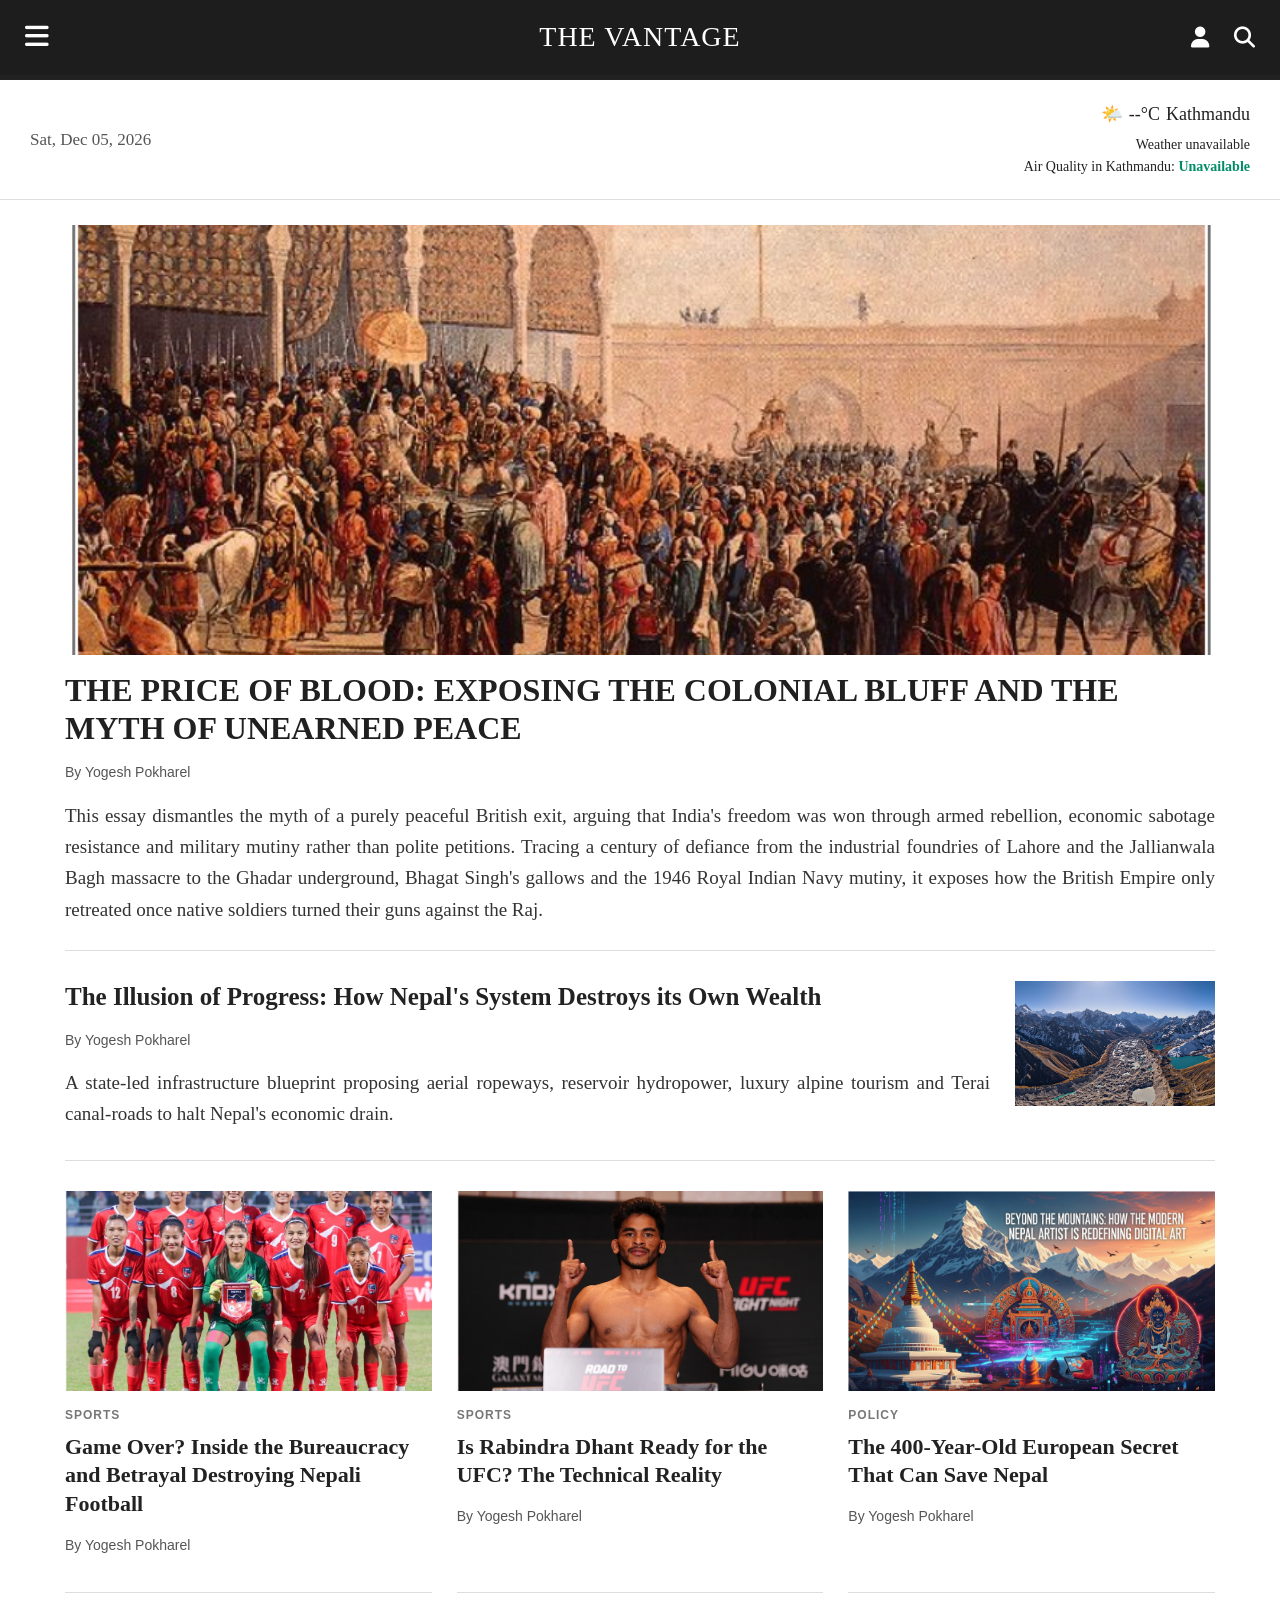
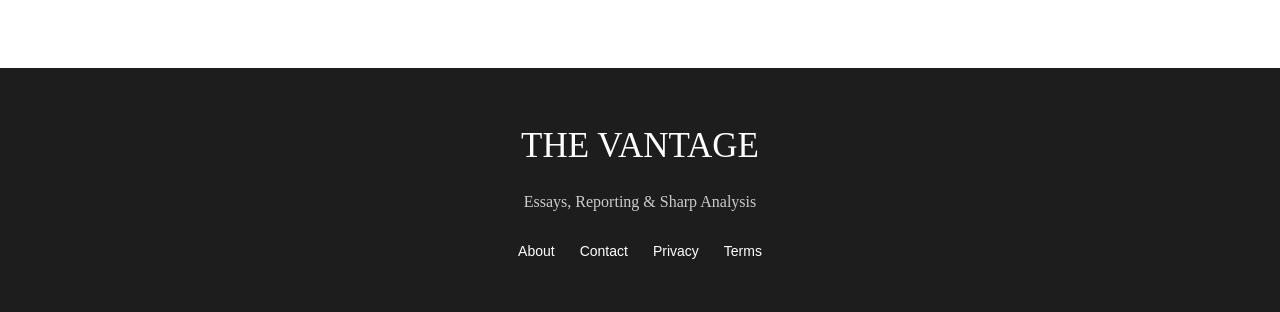
<file: index.html>
<!DOCTYPE html>
<html lang="en">

<head>
    <meta charset="UTF-8">
    <meta name="viewport" content="width=device-width, initial-scale=1.0">

    <title>The Vantage | Essays, Reporting & Sharp Analysis</title>
    <meta name="description" content="The Vantage by Yogesh Pokharel: independent long-form essays, policy blueprints, historical investigations and sports analysis from Nepal.">
    <link rel="canonical" href="https://pokharelyogesh.com.np/">

    <!-- Open Graph / Social Share Preview -->
    <meta property="og:type" content="website">
    <meta property="og:site_name" content="The Vantage">
    <meta property="og:title" content="The Vantage | Essays, Reporting & Sharp Analysis">
    <meta property="og:description" content="The Vantage by Yogesh Pokharel: independent long-form essays, policy blueprints, historical investigations and sports analysis from Nepal.">
    <meta property="og:url" content="https://pokharelyogesh.com.np/">
    <meta property="og:image" content="https://pokharelyogesh.com.np/images/price%20of%20blood.png">
    <meta name="twitter:card" content="summary_large_image">

    <!-- Favicon -->
    <link rel="icon" type="image/png" sizes="96x96" href="/images/Favicon.png">
    <link rel="icon" type="image/png" sizes="48x48" href="/images/Favicon.png">
    <link rel="apple-touch-icon" sizes="180x180" href="/images/Favicon.png">

    <!-- Site Name Structured Data -->
<script type="application/ld+json">
{
  "@context": "https://schema.org",
  "@type": "WebSite",
  "name": "The Vantage",
  "alternateName": ["Vantage", "pokharelyogesh.com.np"],
  "url": "https://pokharelyogesh.com.np/"
}
</script>

    <!-- CSS -->
    <link rel="stylesheet" href="style.css">

    <!-- Font Awesome -->
    <link rel="stylesheet"
        href="https://cdnjs.cloudflare.com/ajax/libs/font-awesome/6.5.2/css/all.min.css">
        
    <meta name="google-site-verification" content="1h2lDk5zCkxsmD-RHTS7xLC5-y8iYzYzmCgWuDz8VIk" />
</head>


<body>


    <!-- =====================================================
         TOP NAVBAR
    ====================================================== -->

    <header class="top-navbar">

        <!-- Menu -->
        <button class="menu-btn" type="button" aria-label="Open menu">
            <i class="fa-solid fa-bars"></i>
        </button>


        <!-- Brand -->
        <a href="/" class="brand">
            THE VANTAGE
        </a>


        <!-- Right Icons -->
        <div class="nav-icons">

            <i class="fa-solid fa-user"></i>

            <i class="fa-solid fa-magnifying-glass"></i>

        </div>

    </header>



    <!-- =====================================================
         DATE + WEATHER
    ====================================================== -->

    <div class="top-header">


        <!-- DATE -->

        <div class="date" id="current-date">
            Loading date...
        </div>



        <!-- WEATHER -->

        <div class="weather">

            <div class="weather-main">

                <span id="weather-icon">
                    🌤️
                </span>

                <span id="temperature">
                    Loading...
                </span>

                <span id="city">
                    Kathmandu
                </span>

            </div>


            <div class="weather-details">

                <div id="weather-description">
                    Loading weather...
                </div>


                <div class="air-quality-text">

                    Air Quality in Kathmandu:

                    <strong id="air-quality">
                        --
                    </strong>

                </div>

            </div>

        </div>

    </div>



    <!-- =====================================================
        MAIN CONTENT
    ====================================================== -->

    <main class="container">


        <!-- =================================================
            ARTICLE 1 - FEATURED
        ================================================== -->

        <article class="featured-article">
    <a href="/price-of-blood" style="text-decoration: none; color: inherit; display: block;">

        <img
            src="images/price of blood.png"
            alt="The Price of Blood"
        >

        <h1>
            THE PRICE OF BLOOD: EXPOSING THE COLONIAL BLUFF
            AND THE MYTH OF UNEARNED PEACE
        </h1>

        <p class="author">
            By Yogesh Pokharel
        </p>

        <p class="description">
            This essay dismantles the myth of a purely peaceful British exit, arguing that India's freedom was won through armed rebellion, economic sabotage resistance and military mutiny rather than polite petitions. Tracing a century of defiance from the industrial foundries of Lahore and the Jallianwala Bagh massacre to the Ghadar underground, Bhagat Singh's gallows and the 1946 Royal Indian Navy mutiny, it exposes how the British Empire only retreated once native soldiers turned their guns against the Raj.
        </p>

    </a>
</article>


        <!-- =================================================
            ARTICLE 2
        ================================================== -->

        <article class="article">
    <div class="article-text">
        <h2>
            <a href="/illusion-of-progress">
                The Illusion of Progress: How Nepal's System Destroys its Own Wealth
            </a>
        </h2>

        <p class="author">
            By Yogesh Pokharel
        </p>

        <p class="description">
            A state-led infrastructure blueprint proposing aerial ropeways, reservoir hydropower, luxury alpine tourism and Terai canal-roads to halt Nepal's economic drain.
        </p>
    </div>

    <a href="/illusion-of-progress">
        <img
            src="images/Image for Nepal-infrastructure-blueprint.png"
            alt="The Blueprint to Save Nepal's Billions"
        >
    </a>
</article>



        <!-- =================================================
             ARTICLES 3, 4 AND 5
        ================================================== -->

        <section class="article-grid">


            <!-- =================================================
                 ARTICLE 3
            ================================================== -->

            <article class="small-article">
                <a href="/game-over" style="text-decoration: none; color: inherit; display: block;">

                <img
                    src="images/football.webp"
                    alt="Burying the Beautiful Game"
                >


                <p class="category">
                    SPORTS
                </p>


                <h2>
                    Game Over? Inside the Bureaucracy and Betrayal Destroying Nepali Football
                </h2>


                <p class="author">
                    By Yogesh Pokharel
                </p>

                </a>

            </article>



            <!-- =================================================
                ARTICLE 4
            ================================================== -->

            <article class="small-article">
                <a href="/is-dhant-ufc-ready" style="text-decoration: none; color: inherit; display: block;">

                <img
                    src="images/rabindra.png"
                    alt="Rabindra Dhant article"
                >


                <p class="category">
                    SPORTS
                </p>


                <h2>

                    Is Rabindra Dhant Ready for the UFC? The Technical Reality

                </h2>


                <p class="author">
                    By Yogesh Pokharel
                </p>

                </a>

            </article>



            <!-- =================================================
                ARTICLE 5
            ================================================== -->

            <article class="small-article">
                <a href="/european-secret" style="text-decoration: none; color: inherit; display: block;">

                <img
                    src="images/imagine nepal.png"
                    alt="Culture article"
                >


                <p class="category">
                    POLICY
                </p>


                <h2>
                    The 400-Year-Old European Secret That Can Save Nepal
                </h2>


                <p class="author">
                    By Yogesh Pokharel
                </p>

                </a>

            </article>


        </section>

    </main>



    <!-- =====================================================
         FOOTER
    ====================================================== -->

    <footer>

        <div class="footer-brand">
            THE VANTAGE
        </div>


        <p>
            Essays, Reporting & Sharp Analysis
        </p>


        <div class="footer-links">

            <a href="/about">
                About
            </a>

            <a href="/contact">
                Contact
            </a>

            <a href="#">
                Privacy
            </a>

            <a href="#">
                Terms
            </a>

        </div>

    </footer>

    <!-- =====================================================
        JAVASCRIPT
    ====================================================== -->

    <script src="script.js"></script>

</body>

</html>
</file>
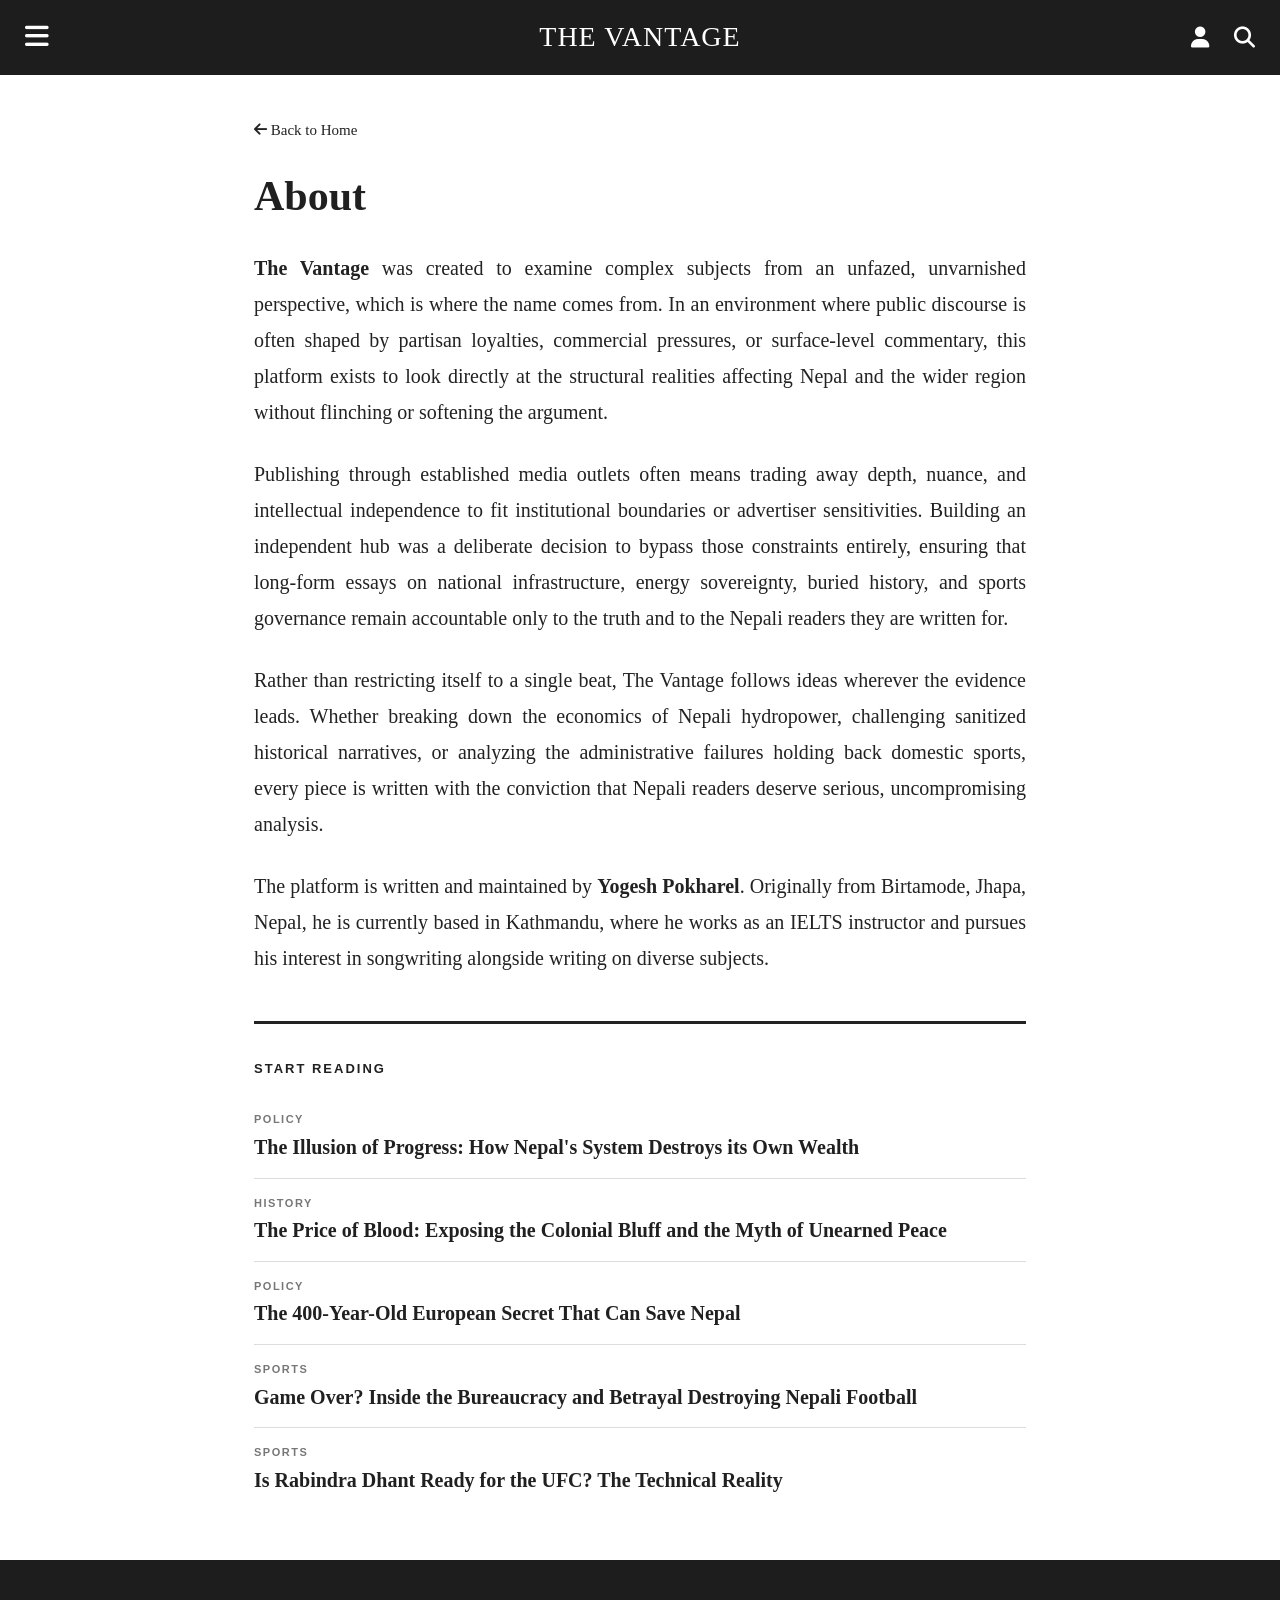
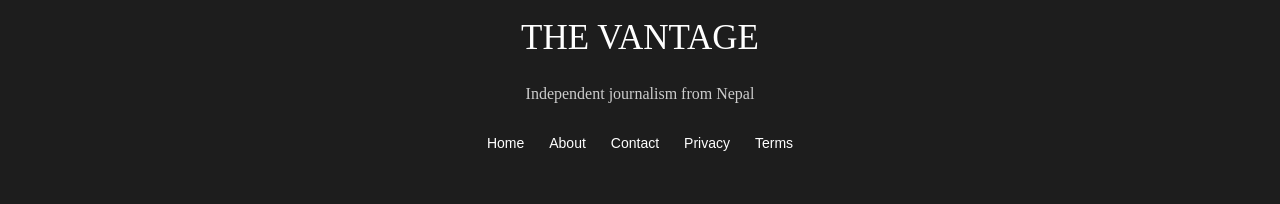
<file: about.html>
<!DOCTYPE html>
<html lang="en">

<head>
    <meta charset="UTF-8">
    <meta name="viewport" content="width=device-width, initial-scale=1.0">

    <title>About | The Vantage</title>
    <meta name="description" content="About The Vantage and Yogesh Pokharel: an independent Nepali platform built to examine policy, history, economics, and sports without editorial filters.">
    <link rel="canonical" href="https://pokharelyogesh.com.np/about">

    <!-- Open Graph / Social Share Preview -->
    <meta property="og:type" content="website">
    <meta property="og:site_name" content="The Vantage">
    <meta property="og:title" content="About | The Vantage">
    <meta property="og:description" content="About The Vantage and Yogesh Pokharel: an independent Nepali platform built to examine policy, history, economics, and sports without editorial filters.">
    <meta property="og:url" content="https://pokharelyogesh.com.np/about">
    <meta property="og:image" content="https://pokharelyogesh.com.np/images/Favicon.png">
    <meta name="twitter:card" content="summary">

    <!-- AboutPage Structured Data -->
    <script type="application/ld+json">
    {
      "@context": "https://schema.org",
      "@type": "AboutPage",
      "name": "About | The Vantage",
      "url": "https://pokharelyogesh.com.np/about",
      "mainEntity": {
        "@type": "Person",
        "name": "Yogesh Pokharel",
        "homeLocation": "Kathmandu, Nepal",
        "url": "https://pokharelyogesh.com.np/"
      }
    }
    </script>

    <!-- Favicon -->
    <link rel="icon" type="image/png" sizes="96x96" href="/images/Favicon.png">
    <link rel="icon" type="image/png" sizes="48x48" href="/images/Favicon.png">
    <link rel="apple-touch-icon" sizes="180x180" href="/images/Favicon.png">

    <!-- Main CSS -->
    <link rel="stylesheet" href="style.css">

    <!-- Font Awesome -->
    <link rel="stylesheet"
        href="https://cdnjs.cloudflare.com/ajax/libs/font-awesome/6.5.2/css/all.min.css">
</head>

<body>

    <!-- =====================================================
        TOP NAVBAR
    ====================================================== -->

    <header class="top-navbar">
        <button class="menu-btn" type="button" aria-label="Open menu">
            <i class="fa-solid fa-bars"></i>
        </button>

        <a href="/" class="brand">
            THE VANTAGE
        </a>

        <div class="nav-icons">
            <i class="fa-solid fa-user"></i>
            <i class="fa-solid fa-magnifying-glass"></i>
        </div>
    </header>

    <!-- =====================================================
        ABOUT CONTENT
    ====================================================== -->

    <main class="single-article">

        <!-- BACK TO HOME -->
        <a href="/" class="back-button">
            <i class="fa-solid fa-arrow-left"></i>
            Back to Home
        </a>

        <h1 class="article-title" style="margin-bottom: 28px;">About</h1>

        <div class="article-content">
            <p>
                <strong>The Vantage</strong> was created to examine complex subjects from an unfazed, unvarnished perspective, which is where the name comes from. In an environment where public discourse is often shaped by partisan loyalties, commercial pressures, or surface-level commentary, this platform exists to look directly at the structural realities affecting Nepal and the wider region without flinching or softening the argument.
            </p>

            <p>
                Publishing through established media outlets often means trading away depth, nuance, and intellectual independence to fit institutional boundaries or advertiser sensitivities. Building an independent hub was a deliberate decision to bypass those constraints entirely, ensuring that long-form essays on national infrastructure, energy sovereignty, buried history, and sports governance remain accountable only to the truth and to the Nepali readers they are written for.
            </p>

            <p>
                Rather than restricting itself to a single beat, The Vantage follows ideas wherever the evidence leads. Whether breaking down the economics of Nepali hydropower, challenging sanitized historical narratives, or analyzing the administrative failures holding back domestic sports, every piece is written with the conviction that Nepali readers deserve serious, uncompromising analysis.
            </p>

            <p>
                The platform is written and maintained by <strong>Yogesh Pokharel</strong>. Originally from Birtamode, Jhapa, Nepal, he is currently based in Kathmandu, where he works as an IELTS instructor and pursues his interest in songwriting alongside writing on diverse subjects.
            </p>
        </div>

        <!-- =================================================
            START READING
        ================================================== -->
        <section class="article-bottom-section" style="margin-top: 45px;">
            <div class="read-next-box">
                <h3 class="read-next-heading">START READING</h3>
                <ul class="read-next-list">
                    <li>
                        <span class="read-next-category">POLICY</span>
                        <a href="/illusion-of-progress">The Illusion of Progress: How Nepal's System Destroys its Own Wealth</a>
                    </li>
                    <li>
                        <span class="read-next-category">HISTORY</span>
                        <a href="/price-of-blood">The Price of Blood: Exposing the Colonial Bluff and the Myth of Unearned Peace</a>
                    </li>
                    <li>
                        <span class="read-next-category">POLICY</span>
                        <a href="/european-secret">The 400-Year-Old European Secret That Can Save Nepal</a>
                    </li>
                    <li>
                        <span class="read-next-category">SPORTS</span>
                        <a href="/game-over">Game Over? Inside the Bureaucracy and Betrayal Destroying Nepali Football</a>
                    </li>
                    <li>
                        <span class="read-next-category">SPORTS</span>
                        <a href="/is-dhant-ufc-ready">Is Rabindra Dhant Ready for the UFC? The Technical Reality</a>
                    </li>
                </ul>
            </div>
        </section>

    </main>

    <!-- =====================================================
        FOOTER
    ====================================================== -->

    <footer>
        <div class="footer-brand">
            THE VANTAGE
        </div>

        <p>
            Independent journalism from Nepal
        </p>

        <div class="footer-links">
            <a href="/">Home</a>
            <a href="/about">About</a>
            <a href="/contact">Contact</a>
            <a href="#">Privacy</a>
            <a href="#">Terms</a>
        </div>
    </footer>

    <script src="script.js"></script>

</body>

</html>
</file>
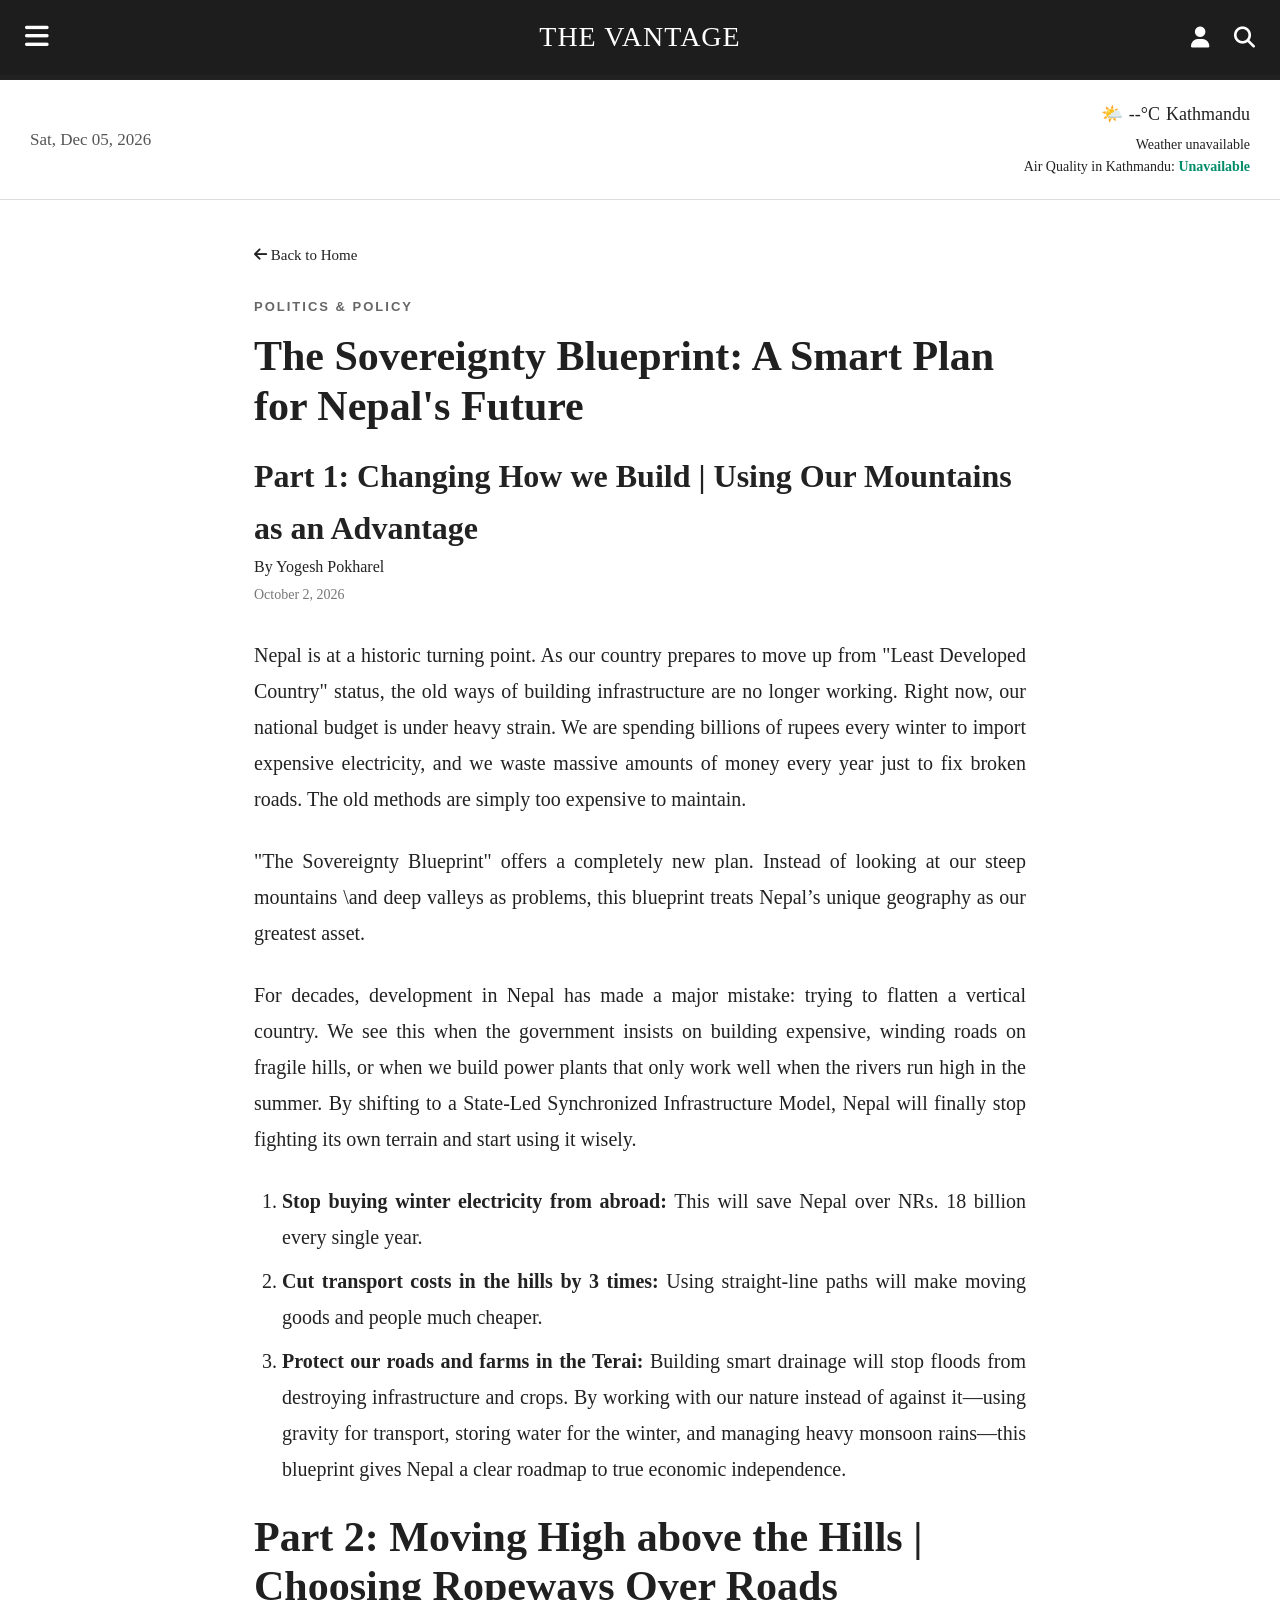
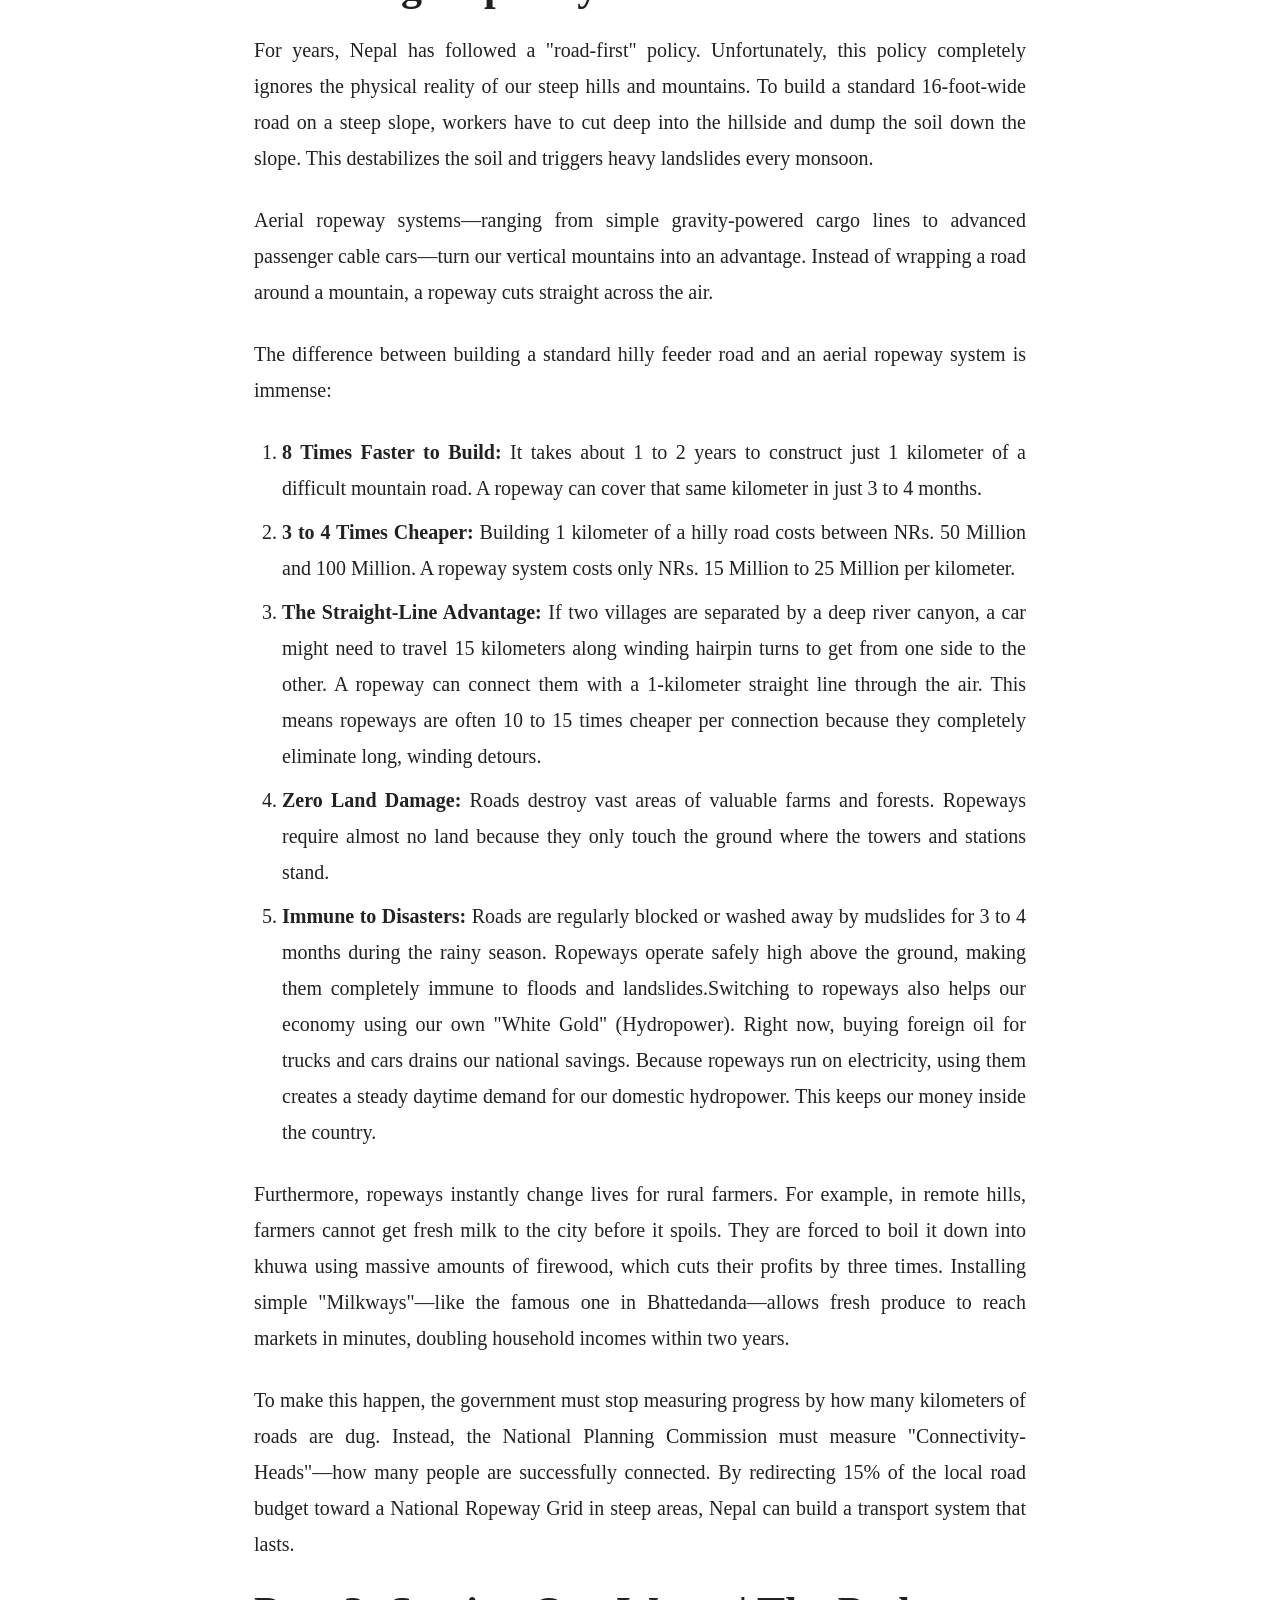
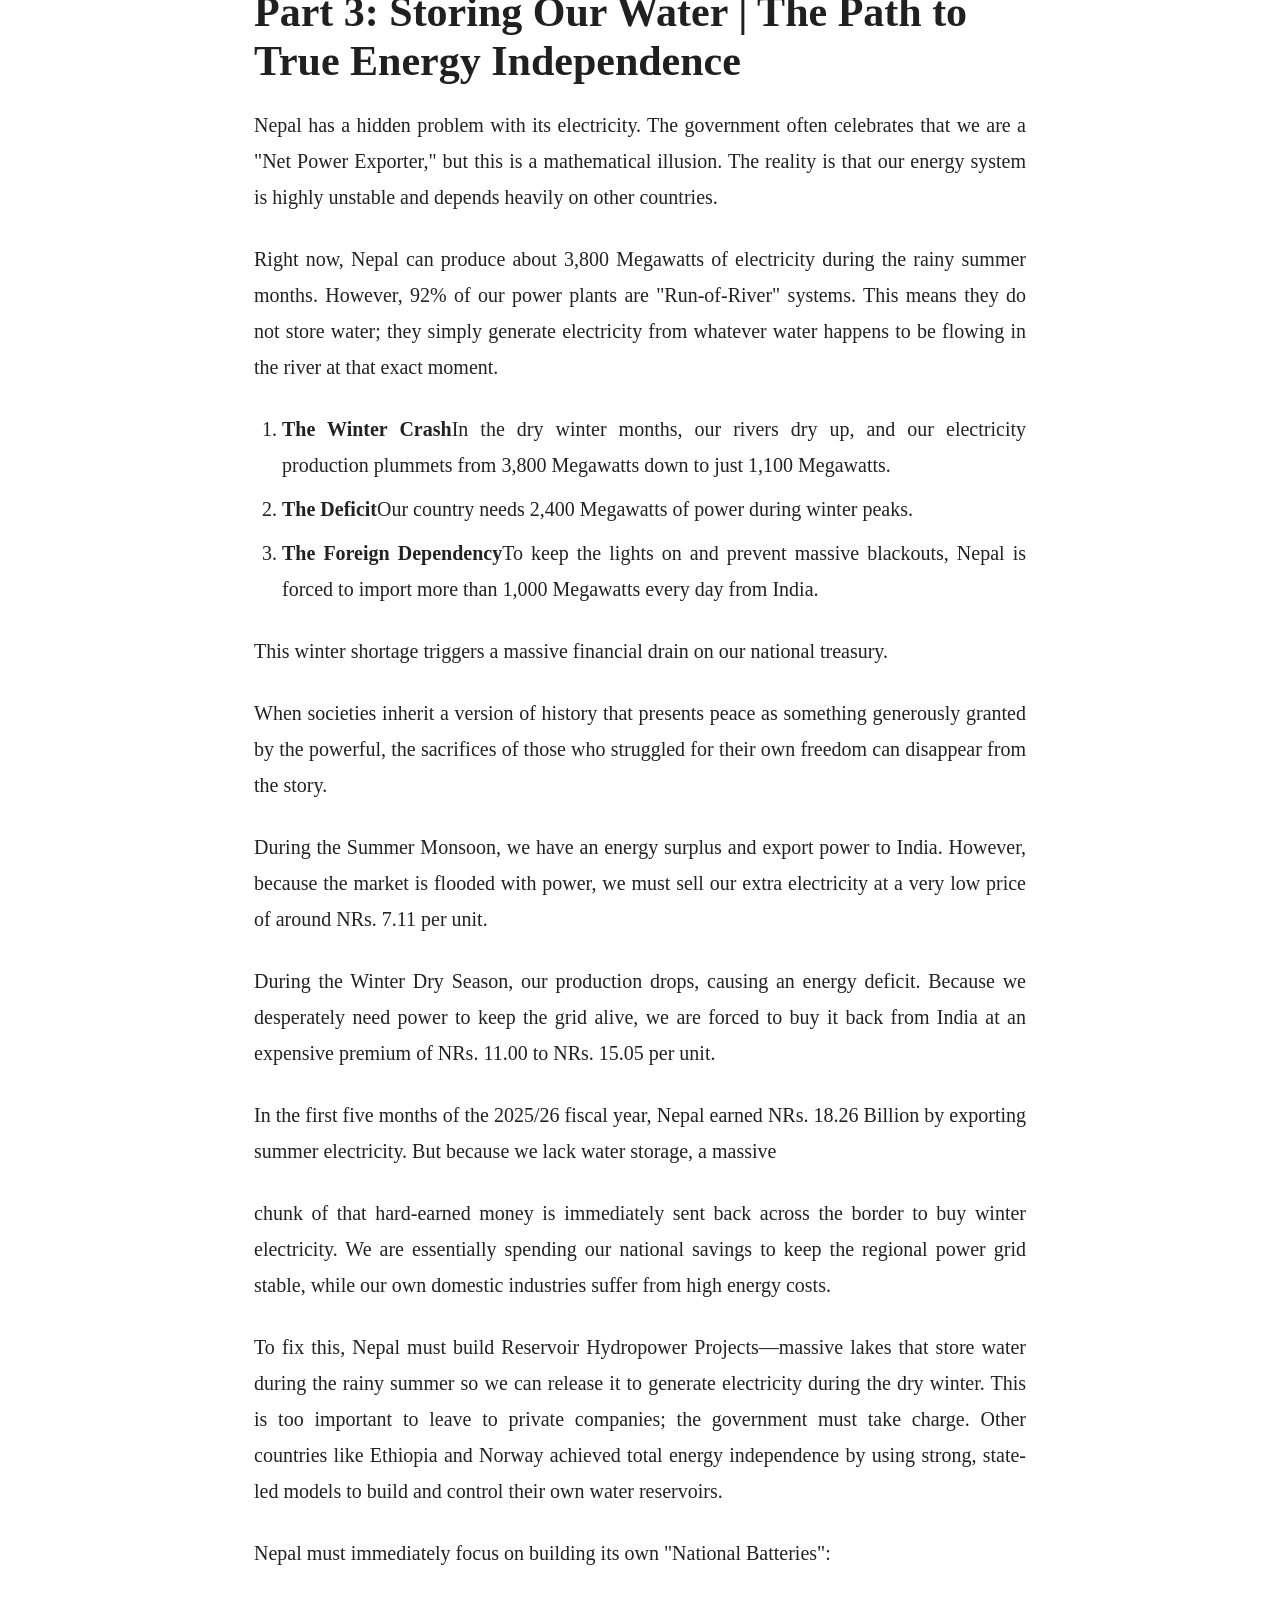
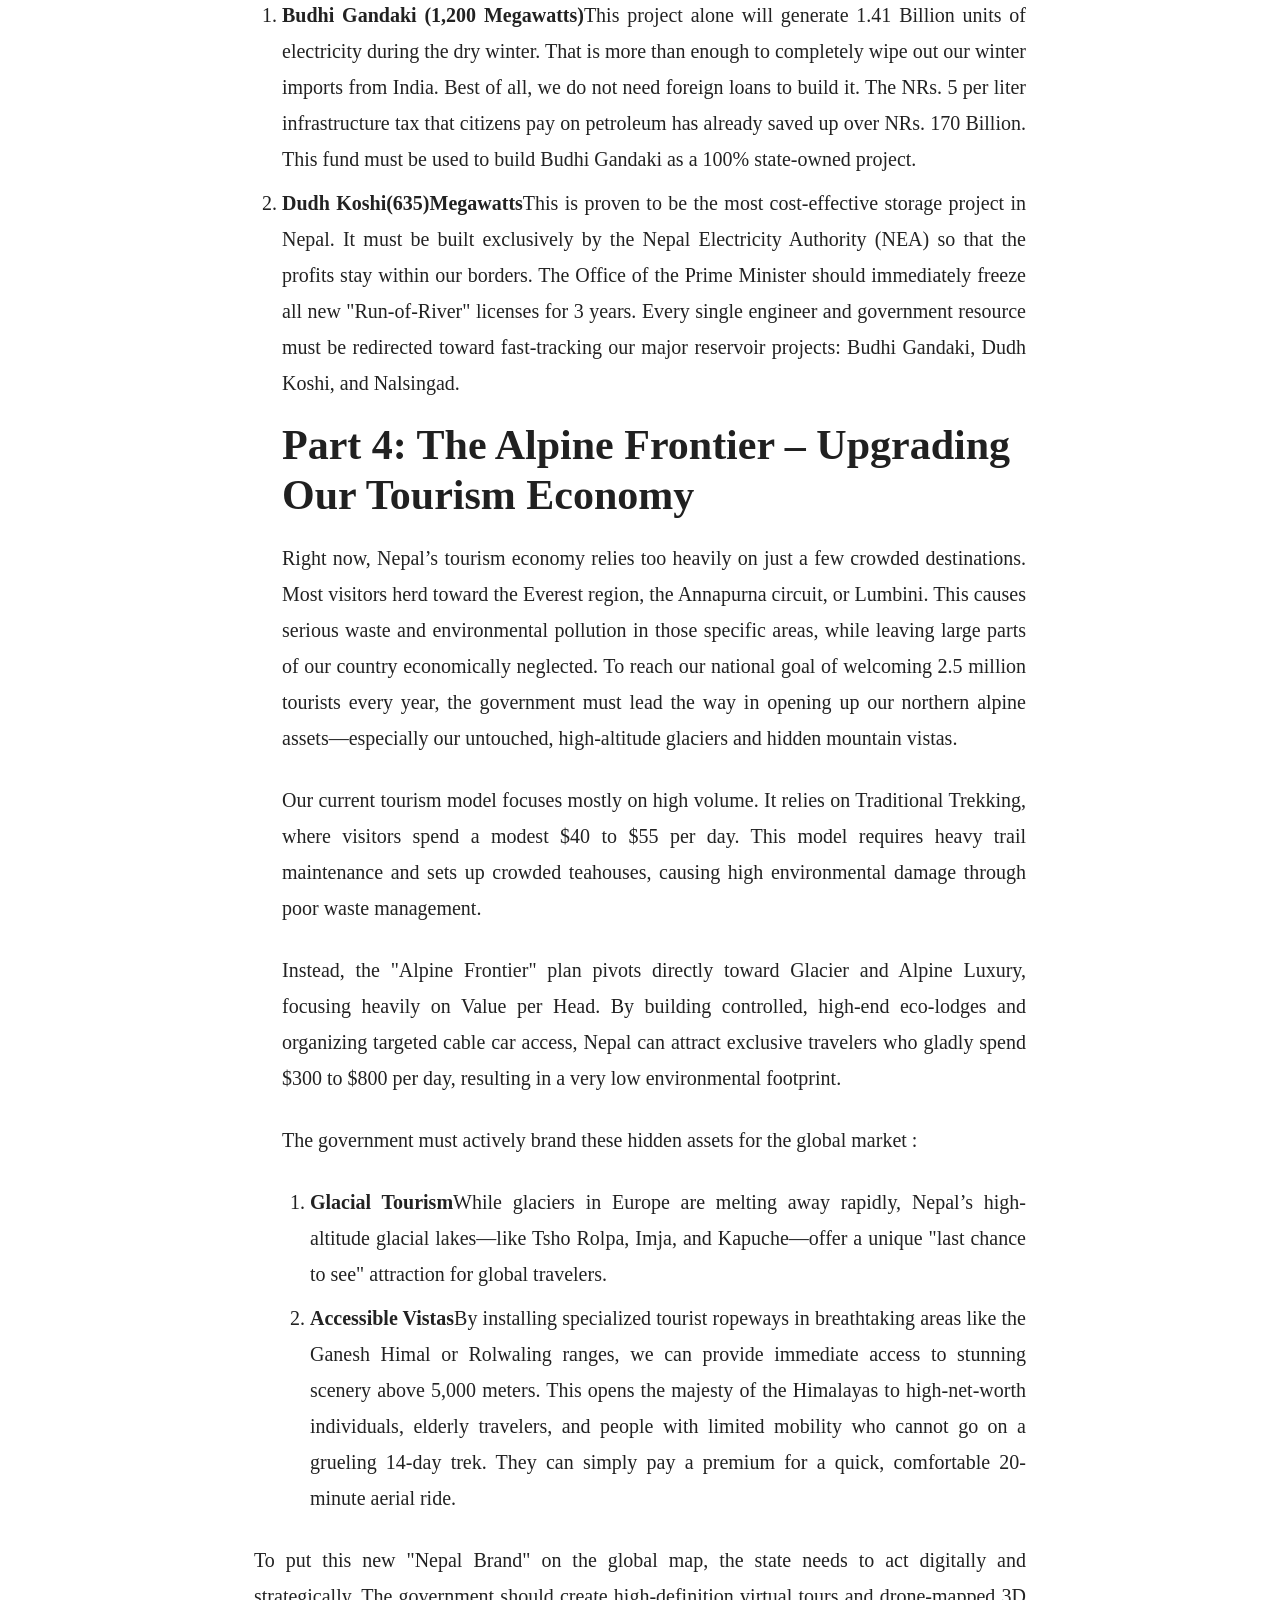
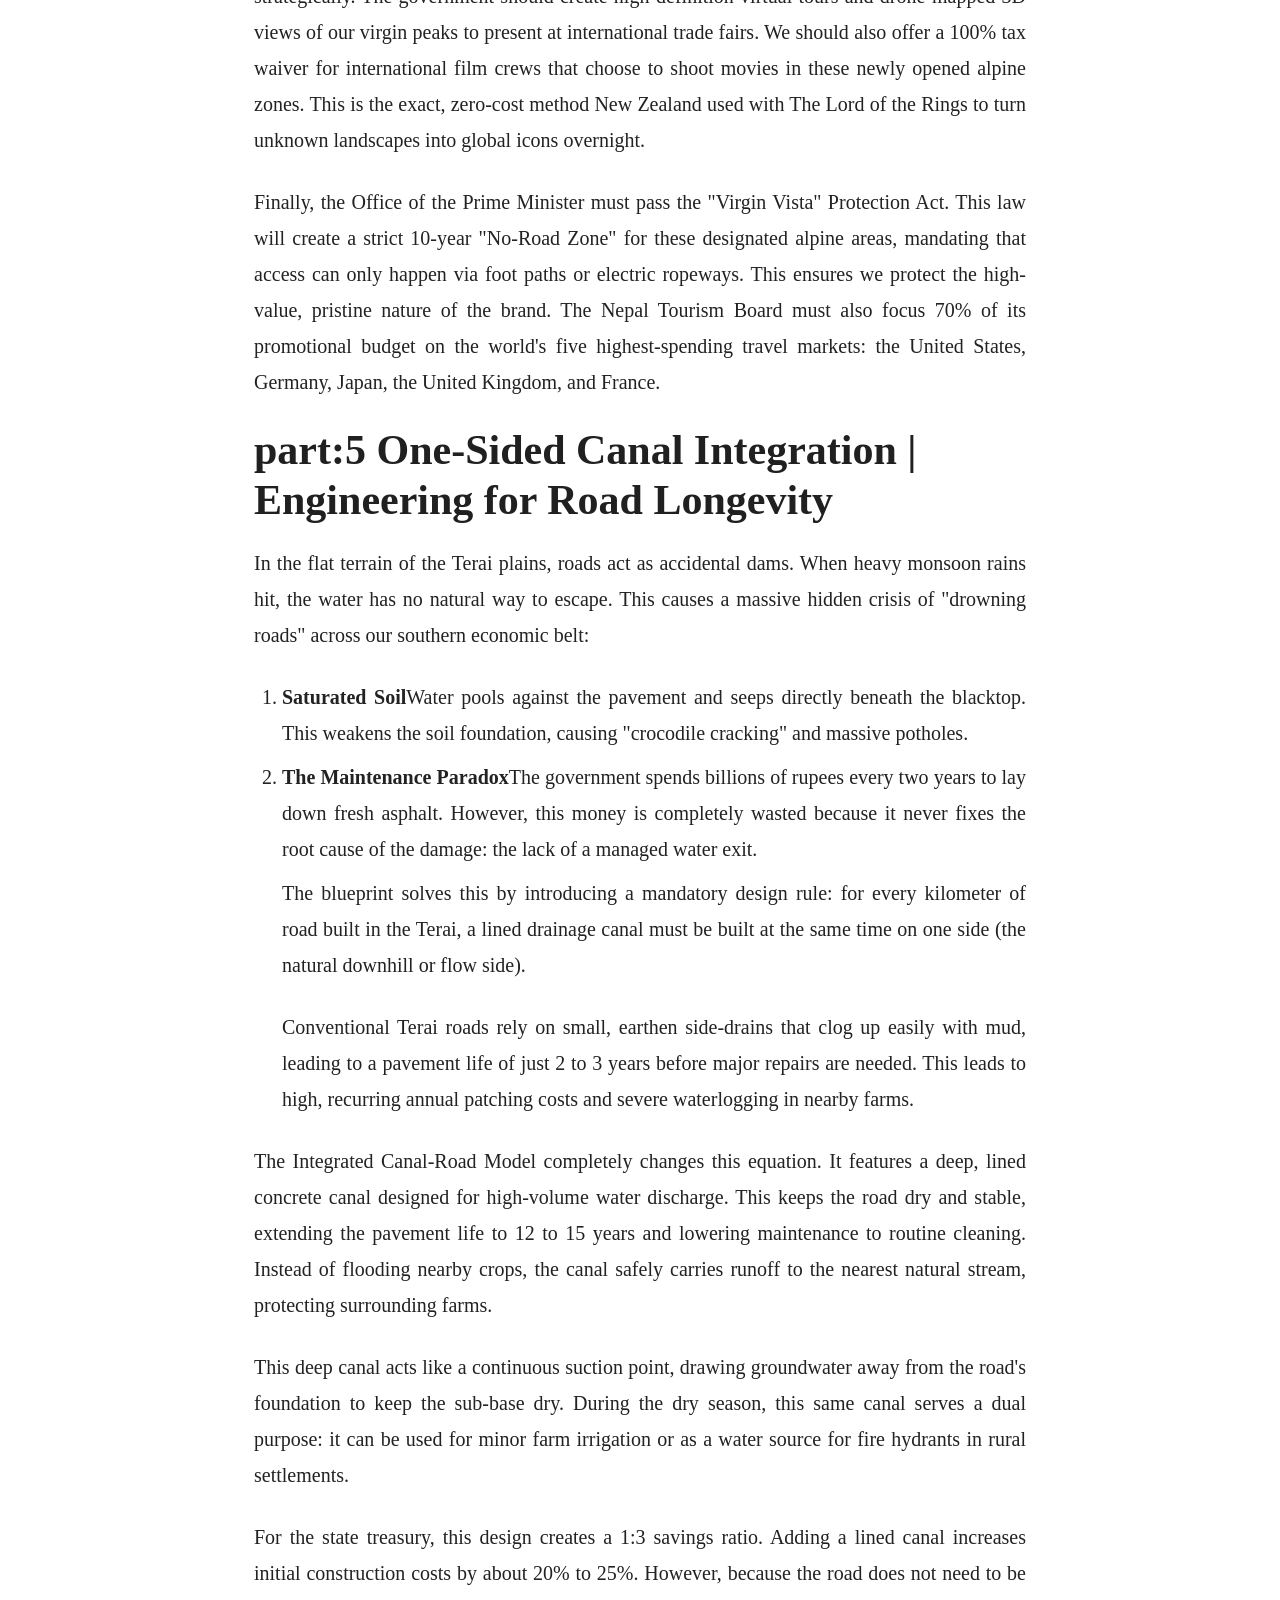
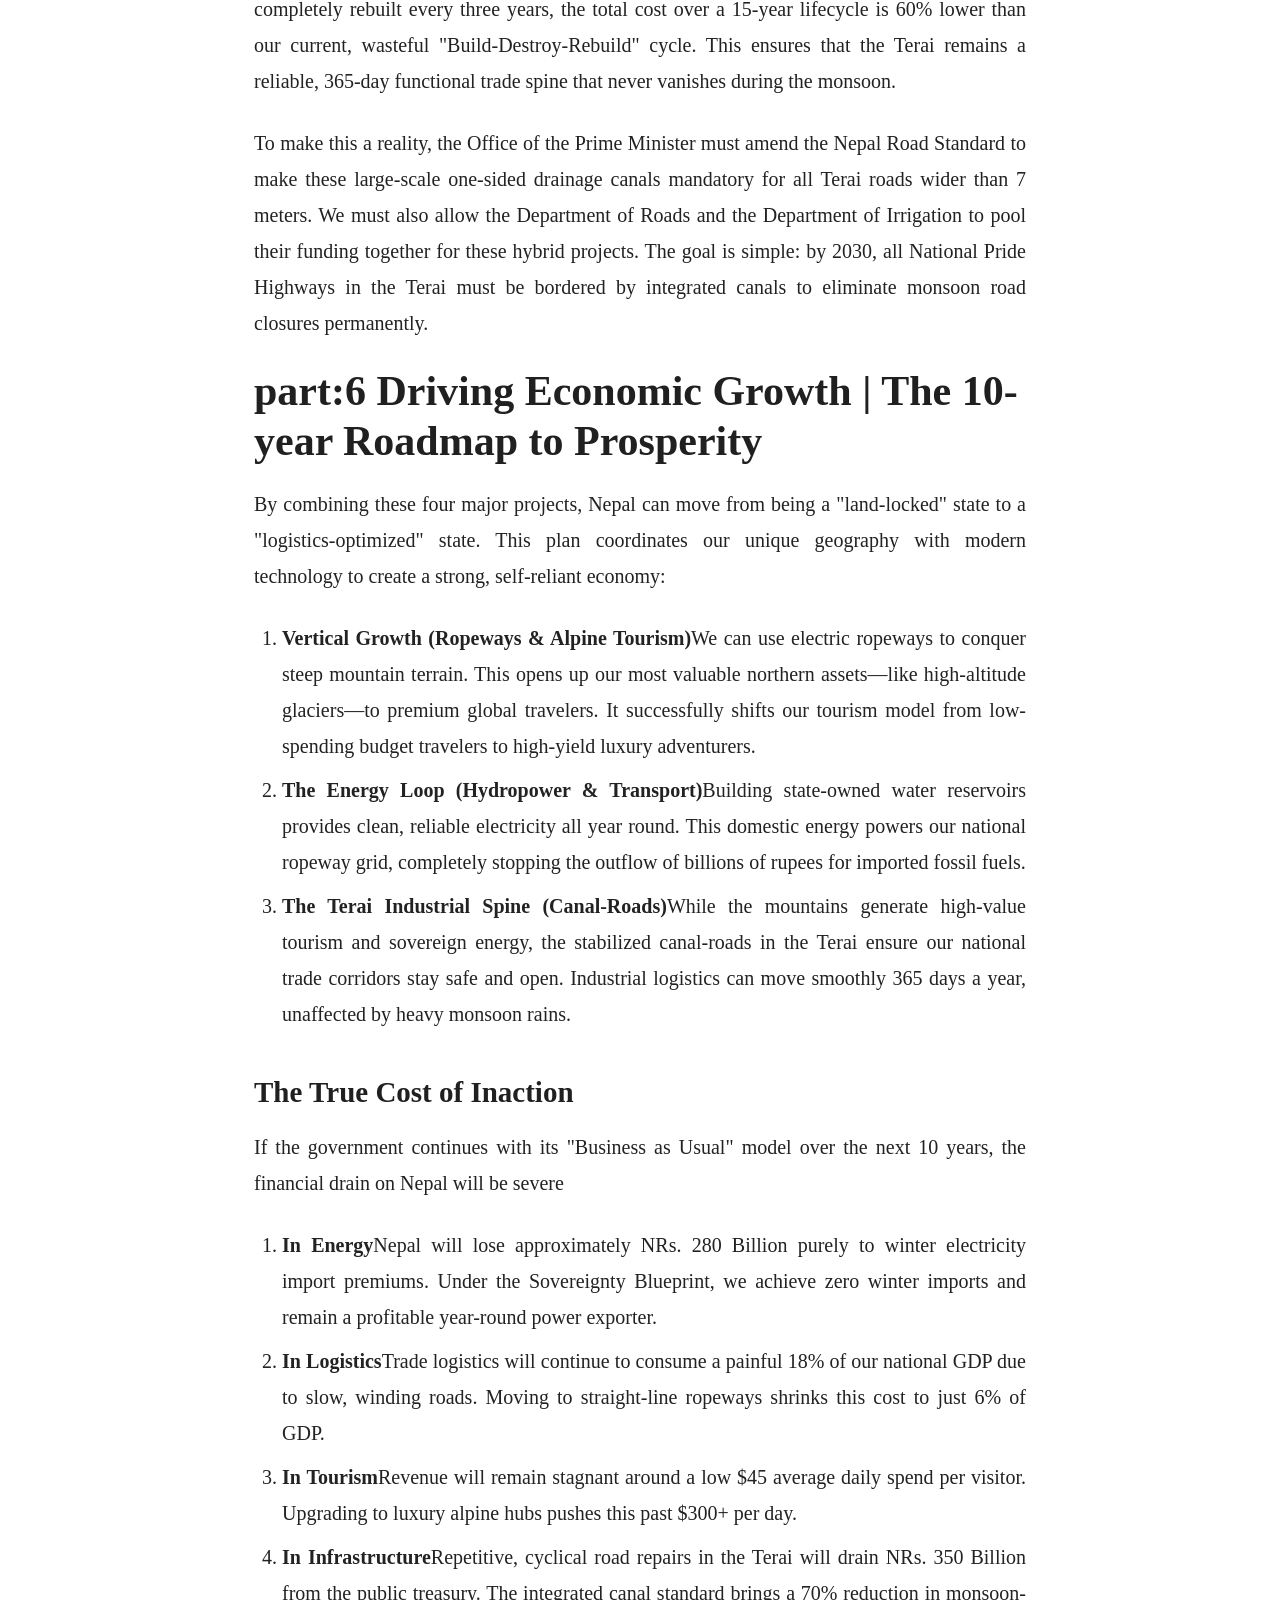
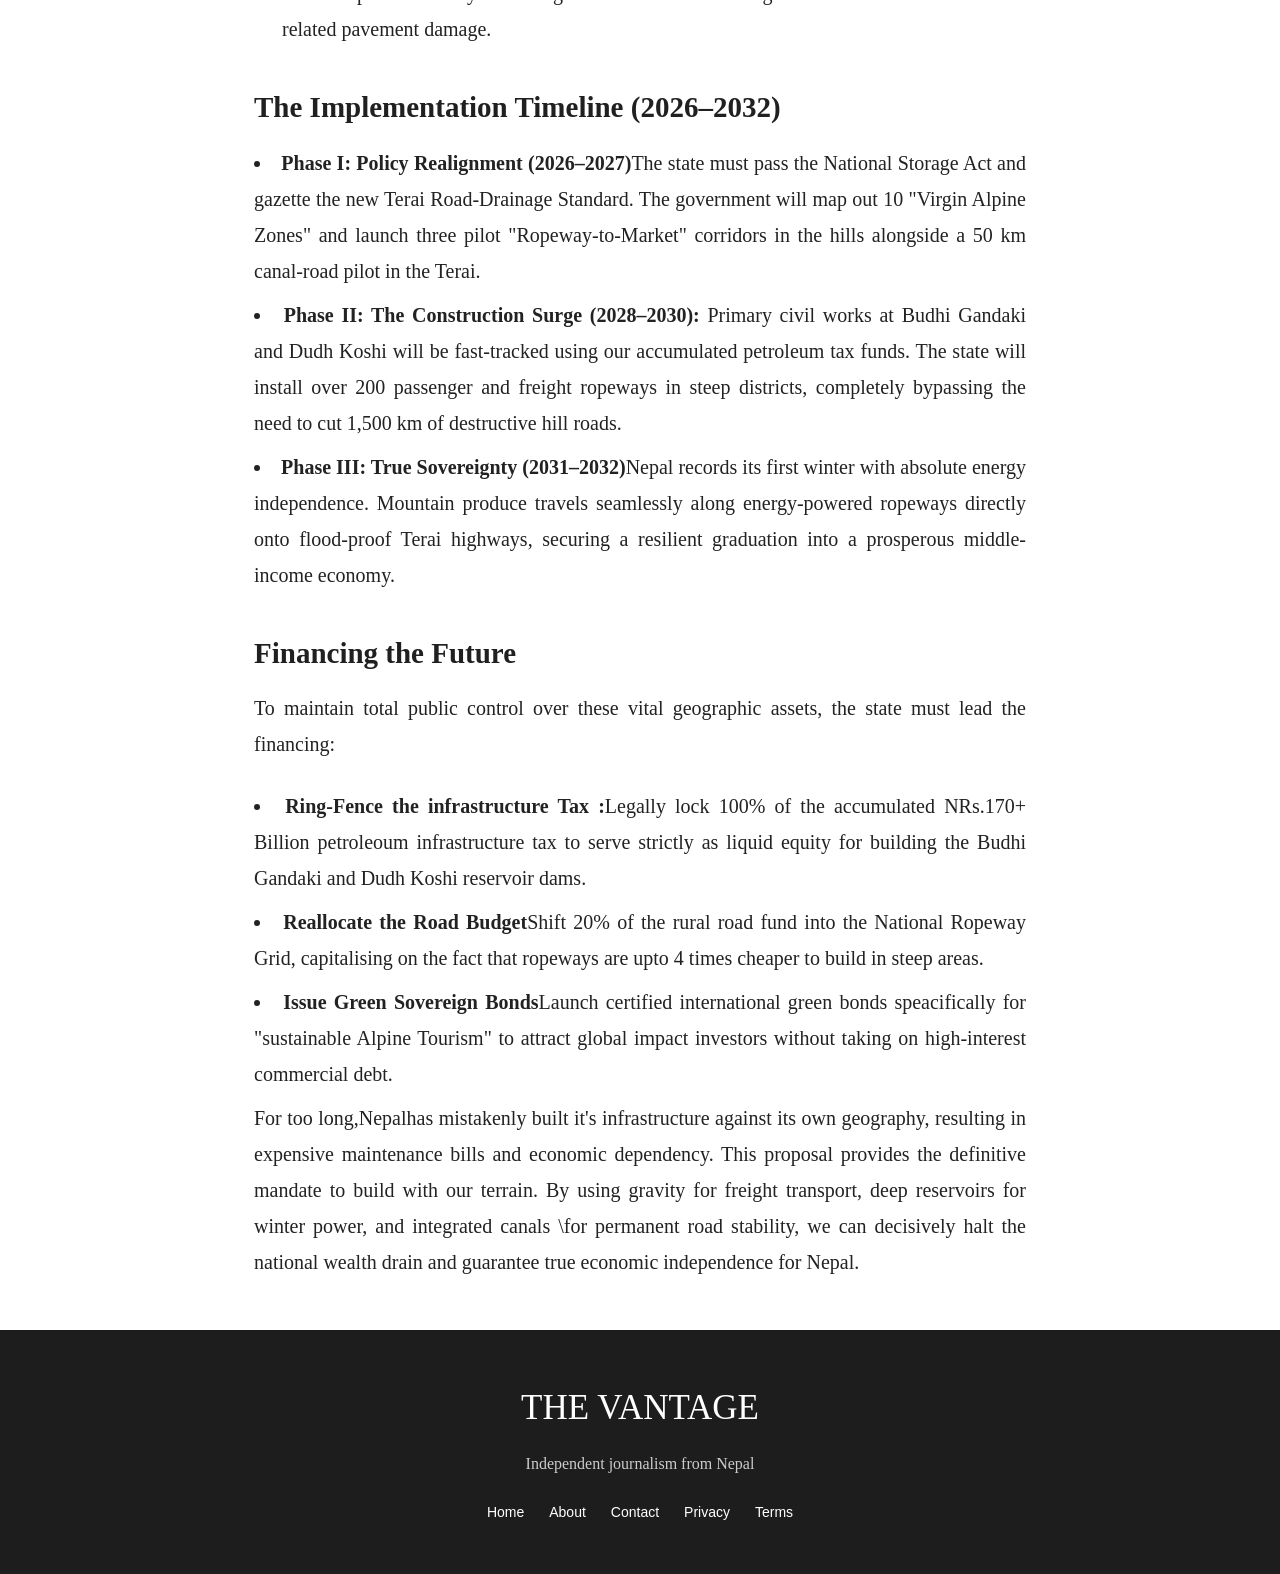
<file: article2.html>
<!DOCTYPE html>
<html lang="en">

<head>

    <meta charset="UTF-8">

    <meta name="viewport" content="width=device-width, initial-scale=1.0">

    <title>The Price of Blood | The Vantage</title>

    <!-- Main CSS -->
    <link rel="stylesheet" href="style.css">

    <!-- Font Awesome -->
    <link rel="stylesheet"
        href="https://cdnjs.cloudflare.com/ajax/libs/font-awesome/6.5.2/css/all.min.css">

</head>


<body>


    <!-- =====================================================
        TOP NAVBAR
    ====================================================== -->

    <header class="top-navbar">

        <!-- Menu -->
        <button class="menu-btn">
            <i class="fa-solid fa-bars"></i>
        </button>


        <!-- Brand -->
        <a href="index.html" class="brand">
            THE VANTAGE
        </a>


        <!-- Right Icons -->
        <div class="nav-icons">

            <i class="fa-solid fa-user"></i>

            <i class="fa-solid fa-magnifying-glass"></i>

        </div>

    </header>



    <!-- =====================================================
        DATE + WEATHER
    ====================================================== -->

    <div class="top-header">

        <!-- Date -->
        <div class="date" id="current-date">
            Loading date...
        </div>


        <!-- Weather -->
        <div class="weather">

            <div class="weather-main">

                <span id="weather-icon">
                    🌤️
                </span>

                <span id="temperature">
                    Loading...
                </span>

                <span id="city">
                    Kathmandu
                </span>

            </div>


            <div class="weather-details">

                <div id="weather-description">
                    Loading weather...
                </div>

                <div class="air-quality-text">

                    Air Quality in Kathmandu:

                    <strong id="air-quality">
                        --
                    </strong>

                </div>

            </div>

        </div>

    </div>



    <!-- =====================================================
        ARTICLE
    ====================================================== -->

    <main class="single-article">


        <!-- BACK TO HOME -->

        <a href="index.html" class="back-button">

            <i class="fa-solid fa-arrow-left"></i>

            Back to Home

        </a>



        <!-- CATEGORY -->

        <p class="article-category">
            POLITICS & POLICY
        </p>



        <!-- TITLE -->

        <h1 class="article-title">
            The Sovereignty Blueprint: A Smart Plan for Nepal's Future
        </h1>

            <h1>
            Part 1: Changing How we Build | Using Our Mountains as an Advantage
            </h1>

        <!-- AUTHOR -->

        <p class="article-author">

            By Yogesh Pokharel

        </p>



        <!-- DATE -->

        <p class="article-date">

            October 2, 2026

        </p>

        <!-- =================================================
            ARTICLE CONTENT
        ================================================== -->

        <div class="article-content">


            <p>
                Nepal is at a historic turning point. As our country prepares to move up from "Least Developed Country" 
                status, the old ways of building infrastructure are no longer working. Right now, our national budget is under heavy strain. 
                We are spending billions of rupees every winter to import expensive electricity, and we waste massive amounts of money every year 
                just to fix broken roads. The old methods are simply too expensive to maintain.
            </p>

            <p>
                "The Sovereignty Blueprint" offers a completely new plan. Instead of looking at our steep mountains 
                \and deep valleys as problems, this blueprint treats Nepal’s unique geography as our greatest asset.
            </p>

            <p>
                For decades, development in Nepal has made a major mistake: trying to flatten a vertical country.
                We see this when the government insists on building expensive, winding roads on fragile hills, or when we build power 
                plants that only work well when the rivers run high in the summer. By shifting to a State-Led Synchronized Infrastructure Model, 
                Nepal will finally stop fighting its own terrain and start using it wisely.
            </p>
                <ol>
<li>
    <strong>Stop buying winter electricity from abroad:</strong>
    This will save Nepal over NRs. 18 billion every single year.
</li>

<li>
    <strong>Cut transport costs in the hills by 3 times:</strong>
    Using straight-line paths will make moving goods and people much cheaper.
</li>

<li>
    <strong>Protect our roads and farms in the Terai:</strong>
    Building smart drainage will stop floods from destroying infrastructure
    and crops. By working with our nature instead of against it—using gravity
    for transport, storing water for the winter, and managing heavy monsoon
    rains—this blueprint gives Nepal a clear roadmap to true economic
    independence.
</li>
</ol>



            <h1 class="part-title">
Part 2: Moving High above the Hills | Choosing Ropeways Over Roads
</h1>

            <p>
                For years, Nepal has followed a "road-first" policy. Unfortunately, this policy completely ignores the physical reality of our steep 
                hills and mountains. To build a standard 16-foot-wide road on a steep slope, workers have to cut deep into the hillside and dump the soil down the 
                slope. This destabilizes the soil and triggers heavy landslides every monsoon.
            </p>

            <p>
                Aerial ropeway systems—ranging from simple gravity-powered cargo lines to advanced passenger 
                cable cars—turn our vertical mountains into an advantage. Instead of wrapping a road around a mountain, 
                a ropeway cuts straight across the air.
            </p>


            <p>
                The difference between building a standard hilly feeder road and an aerial ropeway system is immense:
            </p>

            <ol>
                <li>
                    <strong> 8 Times Faster to Build:</strong> It takes about 1 to 2 years to construct just 1 kilometer of a difficult mountain road.
                    A ropeway can cover that same kilometer in just 3 to 4 months.</li>
                <li>
                    <strong> 3 to 4 Times Cheaper:</strong> Building 1 kilometer of a hilly road costs between NRs. 50 Million and 100 Million. A ropeway system costs only NRs. 15 Million to 25 Million per kilometer.</li>

        	    <li>
                    <strong>The Straight-Line Advantage:</strong> If two villages are separated by a deep river canyon, a car might need to travel 15 kilometers along winding hairpin turns to get
                    from one side to the other. A ropeway can connect them with a 1-kilometer straight line through the air. This means ropeways are often 10 to 15 times cheaper per connection because they completely eliminate long, winding detours.</li>
                <li>
                    <strong> Zero Land Damage:</strong> Roads destroy vast areas of valuable farms and forests. Ropeways require almost no land because they only touch the ground where the towers and stations stand.</li>
                <li>
                    <strong> Immune to Disasters:</strong> Roads are regularly blocked or washed away by mudslides for 3 to 4 months during the rainy season. Ropeways operate safely high above the ground, making them 
                    completely immune to floods and landslides.Switching to ropeways also helps our economy using our own "White Gold" (Hydropower). Right now, buying foreign oil for trucks and cars drains our national savings.
                    Because ropeways run on electricity, using them creates a steady daytime demand for our domestic hydropower. This keeps our money inside the country.</li>

            </ol>

            <p>
                Furthermore, ropeways instantly change lives for rural farmers. For example, in remote hills, farmers cannot get fresh milk to the city before it spoils. They are forced to boil it down into khuwa using 
                massive amounts of firewood, which cuts their profits by three times. Installing simple "Milkways"—like the famous one in Bhattedanda—allows fresh produce to reach markets in minutes, doubling household incomes within two years.
            </p>

            <p>
                To make this happen, the government must stop measuring progress by how many kilometers of roads are dug. Instead, the National Planning Commission must measure "Connectivity-Heads"—how many people are successfully connected. 
                By redirecting 15% of the local road budget toward a National Ropeway Grid in steep areas, Nepal can build a transport system that lasts.
            </p>


            <h1 class="part-title">
<h1 class="part-title">
Part 3: Storing Our Water | The Path to True Energy Independence
</h1>
</h1>

            <p>
                Nepal has a hidden problem with its electricity. The government often celebrates that we are a "Net Power Exporter," 
                but this is a mathematical illusion. The reality is that our energy system is highly unstable and depends heavily on other countries.
            </p>
    
            <p>
                Right now, Nepal can produce about 3,800 Megawatts of electricity during the rainy summer months. However, 92% of our power plants are "Run-of-River" systems.
                This means they do not store water; they simply generate electricity from whatever water happens to be flowing in the river at that exact moment.
            </p>

            <ol>
                <li>
                    <strong>The Winter Crash</strong>In the dry winter months, our rivers dry up, and our electricity production plummets from 3,800 Megawatts down to just 1,100 Megawatts.
                </li>
            
                <li>
                    <strong>The Deficit</strong>Our country needs 2,400 Megawatts of power during winter peaks.
                </li>

                <li>
                    <strong>The Foreign Dependency</strong>To keep the lights on and prevent massive blackouts,
                    Nepal is forced to import more than 1,000 Megawatts every day from India.
                </li>
            </ol>

            <p>
                This winter shortage triggers a massive financial drain on our national treasury.
            </p>

            <p>
                When societies inherit a version of history that
                presents peace as something generously granted by the
                powerful, the sacrifices of those who struggled for
                their own freedom can disappear from the story.
            </p>

            <p>
                During the Summer Monsoon, we have an energy surplus and export power to India. However, because the market is 
                flooded with power, we must sell our extra electricity at a very low price of around NRs. 7.11 per unit.
            </p>

            <p>
                During the Winter Dry Season, our production drops, causing an energy deficit. Because we desperately need power to keep the 
                grid alive, we are forced to buy it back from India at an expensive premium of NRs. 11.00 to NRs. 15.05 per unit.
            </p>

            <p>
            In the first five months of the 2025/26 fiscal year, Nepal earned NRs. 18.26 Billion by exporting summer electricity.
                But because we lack water storage, a massive 
            </p>

            <p>
                chunk of that hard-earned money is immediately sent back across the border to buy winter electricity. We are essentially spending 
                our national savings to keep the regional power grid stable, while our own domestic industries suffer from high energy costs.
            </p>

            <p>
                To fix this, Nepal must build Reservoir Hydropower Projects—massive lakes that store water during the rainy summer so we can release it to 
                generate electricity during the dry winter. This is too important to leave to private companies; the government must take charge. Other countries 
                like Ethiopia and Norway achieved total energy independence by using strong, state-led models to build and control their own water reservoirs.
            </p>

            <p>
                Nepal must immediately focus on building its own "National Batteries":
            </p>


            <ol>
                <li>
                    <strong>Budhi Gandaki (1,200 Megawatts)</strong>This project alone will generate 1.41 Billion units of electricity during the dry winter. That is more 
                    than enough to completely wipe out our winter imports from India. Best of all, we do not need foreign loans to build it. The NRs. 5 per liter infrastructure tax 
                    that citizens pay on petroleum has already saved up over NRs. 170 Billion. This fund must be used to build Budhi Gandaki as a 100% state-owned project.
                </li>

                <li>
                    <strong>Dudh Koshi(635)Megawatts</strong>This is proven to be the most cost-effective storage project in Nepal. It must be built exclusively by the Nepal Electricity Authority (NEA) so that the profits stay within our borders.
The Office of the Prime Minister should immediately freeze all new "Run-of-River" licenses for 3 years. Every single engineer and government resource must be redirected toward fast-tracking our major reservoir projects: Budhi Gandaki, Dudh Koshi, and Nalsingad.
                </li>

    <h1 class="part-title">
<h1 class="part-title">
Part 4: The Alpine Frontier – Upgrading Our Tourism Economy
</h1>
    
        <p>Right now, Nepal’s tourism economy relies too heavily on just a few crowded destinations. Most visitors herd toward the Everest region, the Annapurna circuit, or Lumbini. This causes serious waste and environmental pollution in those 
            specific areas, while leaving large parts of our country economically neglected. To reach our national goal of welcoming 2.5 million tourists every year, the government must lead the way in opening up our northern alpine assets—especially our 
            untouched, high-altitude glaciers and hidden mountain vistas.</p>


        <p>
            Our current tourism model focuses mostly on high volume. It relies on Traditional Trekking, where visitors spend a modest $40 to $55 per day. This model requires 
            heavy trail maintenance and sets up crowded teahouses, causing high environmental damage through poor waste management.
        </p>

        <p>
            Instead, the "Alpine Frontier" plan pivots directly toward Glacier and Alpine Luxury, focusing heavily on Value per Head. By building controlled, high-end eco-lodges and organizing targeted cable car access, Nepal can attract exclusive 
            travelers who gladly spend $300 to $800 per day, resulting in a very low environmental footprint.
        </p>

        <p>
            The government must actively brand these hidden assets for the global market :
        </p>

    <ol>
        <li>
            <strong>Glacial Tourism</strong>While glaciers in Europe are melting away rapidly, Nepal’s high-altitude glacial lakes—like Tsho Rolpa, Imja, and Kapuche—offer a unique "last chance to see" attraction for global travelers.
        </li>
        
        <li>
            <strong>Accessible Vistas</strong>By installing specialized tourist ropeways in breathtaking areas like the Ganesh Himal or Rolwaling ranges, we can provide immediate access to stunning scenery above 5,000 meters. This opens 
            the majesty of the Himalayas to high-net-worth individuals, elderly travelers, and people with limited mobility who cannot go on a grueling 14-day trek. They can simply pay a premium for a quick, comfortable 20-minute aerial ride.
        </li>
    </ol>
            </ol>
        <p>
            To put this new "Nepal Brand" on the global map, the state needs to act digitally and strategically. The government should create high-definition virtual tours and drone-mapped 3D views of our virgin 
            peaks to present at international trade fairs. We should also offer a 100% tax waiver for international film crews that choose to shoot movies in these newly opened alpine zones. This is the exact, zero-cost method New Zealand used 
            with The Lord of the Rings to turn unknown landscapes into global icons overnight.
        </p>

        <p>
            Finally, the Office of the Prime Minister must pass the "Virgin Vista" Protection Act. This law will create a strict 10-year "No-Road Zone" for these designated alpine areas, mandating that access can only happen via 
            foot paths or electric ropeways. This ensures we protect the high-value, pristine nature of the brand. The Nepal Tourism Board must also focus 70% of its promotional budget on the world's five highest-spending travel markets: the United States, Germany, Japan, the United Kingdom, and France.
        </p>



        <h1 class="part-title">
<h1 class="part-title">
part:5 One-Sided Canal Integration | Engineering for Road Longevity
</h1>


    <p>
        In the flat terrain of the Terai plains, roads act as accidental dams. When heavy monsoon rains hit, the water has no natural way to escape. This causes a massive hidden crisis of "drowning roads" across our southern economic belt:
    </p>

    <ol>
        <li>
            <strong>Saturated Soil</strong>Water pools against the pavement and seeps directly beneath the blacktop. This weakens the soil foundation, causing "crocodile cracking" and massive potholes.
        </li>
        <li>
            <strong>The Maintenance Paradox</strong>The government spends billions of rupees every two years to lay down fresh asphalt. However, this money is completely wasted because it never fixes
            the root cause of the damage: the lack of a managed water exit.
        </li>

        <p>
            The blueprint solves this by introducing a mandatory design rule: for every kilometer of road built in the Terai, a lined drainage canal must be built at the same time on one side (the natural downhill or flow side).
        </p>
    
        <p>
            Conventional Terai roads rely on small, earthen side-drains that clog up easily with mud, leading to a pavement life of just 2 to 3 years before major repairs are needed. This leads to high, recurring annual patching 
            costs and severe waterlogging in nearby farms.
        </p>
    </ol>

        <p>
            The Integrated Canal-Road Model completely changes this equation. It features a deep, lined concrete canal designed for high-volume water discharge. This keeps the road dry and stable, extending the pavement life to 12 to 15 years
            and lowering maintenance to routine cleaning. Instead of flooding nearby crops, the canal safely carries runoff to the nearest natural stream, protecting surrounding farms.
        </p>

        <p>
            This deep canal acts like a continuous suction point, drawing groundwater away from the road's foundation to keep the sub-base dry. During the dry season, this same canal serves a dual purpose: it can be used for minor farm irrigation
            or as a water source for fire hydrants in rural settlements.
        </p>

        <p>For the state treasury, this design creates a 1:3 savings ratio. Adding a lined canal increases initial construction costs by about 20% to 25%. However, because the road does not need to be completely rebuilt every three years, 
            the total cost over a 15-year lifecycle is 60% lower than our current, wasteful "Build-Destroy-Rebuild" cycle. This ensures that the Terai remains a reliable, 365-day functional trade spine that never vanishes during the monsoon.</p>

        <p>
            To make this a reality, the Office of the Prime Minister must amend the Nepal Road Standard to make these large-scale one-sided drainage canals mandatory for all Terai 
            roads wider than 7 meters. We must also allow the Department of Roads and the Department of Irrigation to pool their funding together for these hybrid projects. The goal is simple: by 2030, all National Pride Highways in the Terai must be bordered by integrated canals to eliminate monsoon road closures permanently.
        </p>

    <h1 class="part-title">
<h1 class="part-title">
part:6  Driving Economic Growth | The 10-year Roadmap to Prosperity
</h1>
</h1>
        <p>
            By combining these four major projects, Nepal can move from being a "land-locked" state to a "logistics-optimized" state. This plan coordinates our unique geography with modern technology to create a strong, self-reliant economy:
        </p>


        <ol>
            <li>
                <strong>Vertical Growth (Ropeways & Alpine Tourism)</strong>We can use electric ropeways to conquer steep mountain terrain. This opens up our most valuable northern assets—like high-altitude glaciers—to premium global travelers. It successfully shifts our tourism model from low-spending budget travelers to high-yield luxury adventurers.
            </li>

            <li>
                <strong>The Energy Loop (Hydropower & Transport)</strong>Building state-owned water reservoirs provides clean, reliable electricity all year round. This domestic energy powers our national ropeway grid, completely stopping the outflow of billions of rupees for imported fossil fuels.
            </li>

            <li>
                <strong>The Terai Industrial Spine (Canal-Roads)</strong>While the mountains generate high-value tourism and sovereign energy, the stabilized canal-roads in the Terai ensure our national trade corridors stay safe and open. Industrial logistics can move smoothly 365 days a year, unaffected by heavy monsoon rains.
            </li>
        </ol>

        <h2>The True Cost of Inaction</h2>

        <p>
            If the government continues with its "Business as Usual" model over the next 10 years, the financial drain on Nepal will be severe
        </p>

        <ol>
            <li>
                <strong>In Energy</strong>Nepal will lose approximately NRs. 280 Billion purely to winter electricity import premiums. Under the Sovereignty Blueprint, we achieve zero winter imports and remain a profitable year-round power exporter.
            </li>

            <li>
                <strong>In Logistics</strong>Trade logistics will continue to consume a painful 18% of our national GDP due to slow, winding roads. Moving to straight-line ropeways shrinks this cost to just 6% of GDP.
            </li>

            <li>
                <strong>In Tourism</strong>Revenue will remain stagnant around a low $45 average daily spend per visitor. Upgrading to luxury alpine hubs pushes this past $300+ per day.
            </li>

            <li>
                <strong>In Infrastructure</strong>Repetitive, cyclical road repairs in the Terai will drain NRs. 350 Billion from the public treasury. The integrated canal standard brings a 70% reduction in monsoon-related pavement damage.
            </li>
        </ol>

        <h2>The Implementation Timeline (2026–2032)</h2>

        <li>
            <strong>Phase I: Policy Realignment (2026–2027)</strong>The state must pass the National Storage Act and gazette the new Terai Road-Drainage Standard. The government will map out 10 "Virgin Alpine Zones" and launch three pilot "Ropeway-to-Market" corridors in the hills alongside a 50 km canal-road pilot in the Terai.
        </li>

        <li>
            <strong>Phase II: The Construction Surge (2028–2030): </strong>Primary civil works at Budhi Gandaki and Dudh Koshi will be fast-tracked using our accumulated petroleum tax funds. The state will install over 200 passenger and freight ropeways in steep districts, completely bypassing the need to cut 1,500 km of destructive hill roads.
        </li>

        <li>
            <strong>Phase III: True Sovereignty (2031–2032)</strong>Nepal records its first winter with absolute energy independence. Mountain produce travels seamlessly along energy-powered ropeways directly onto flood-proof Terai highways, securing a resilient graduation into a prosperous middle-income economy.
        </li>


<h2>Financing the Future</h2>
<p>
    To maintain total public control over these vital geographic assets, the state must lead the financing:
</p>
    <li>
        <strong>Ring-Fence the infrastructure Tax :</strong>Legally lock 100% of the accumulated NRs.170+ Billion petroleoum infrastructure tax to 
        serve strictly as liquid equity for building the Budhi Gandaki and Dudh Koshi reservoir dams.
    </li>

    <li>
        <strong>Reallocate the Road Budget</strong>Shift 20% of the rural road fund into the National Ropeway Grid, capitalising on the fact that ropeways 
        are upto 4 times cheaper to build in steep areas.
    </li>

    <li>
        <strong>Issue Green Sovereign Bonds</strong>Launch certified international green bonds speacifically for "sustainable Alpine Tourism" to attract global 
        impact investors without taking on high-interest commercial debt.
    </li>

    <p>
        For too long,Nepalhas mistakenly built it's infrastructure against its own geography, resulting in expensive maintenance bills and economic dependency.
        This proposal provides the definitive mandate to build with our terrain. By using gravity for freight transport, deep reservoirs for winter power, and integrated canals 
        \for permanent road stability, we can decisively halt the national wealth drain and guarantee true economic independence for Nepal. 
    </p>

        </div>


    </main>
    <!-- =====================================================
        FOOTER
    ====================================================== -->

    <footer>

        <div class="footer-brand">
            THE VANTAGE
        </div>


        <p>
            Independent journalism from Nepal
        </p>


        <div class="footer-links">

            <a href="index.html">
                Home
            </a>

            <a href="#">
                About
            </a>

            <a href="#">
                Contact
            </a>

            <a href="#">
                Privacy
            </a>

            <a href="#">
                Terms
            </a>

        </div>

    </footer>



    <!-- =====================================================
        JAVASCRIPT
    ====================================================== -->

    <script src="script.js"></script>

</body>

</html>
</file>
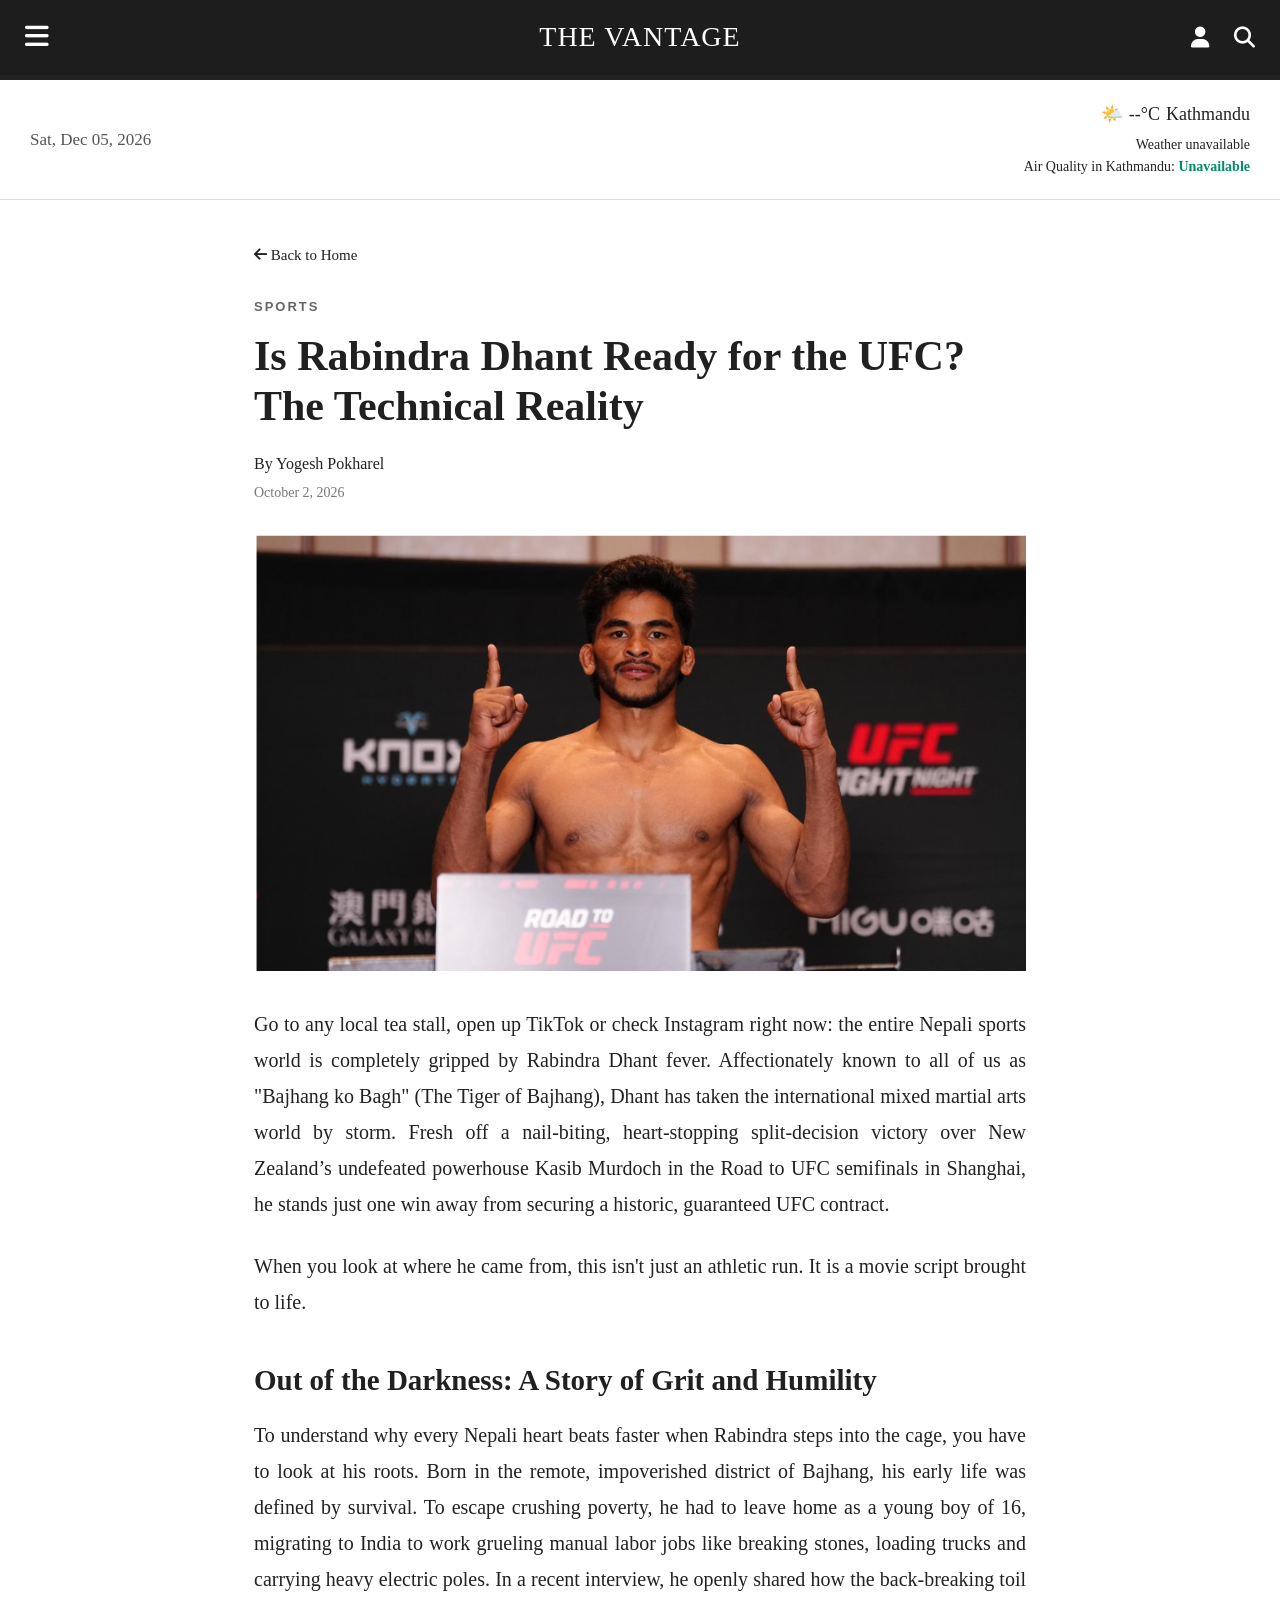
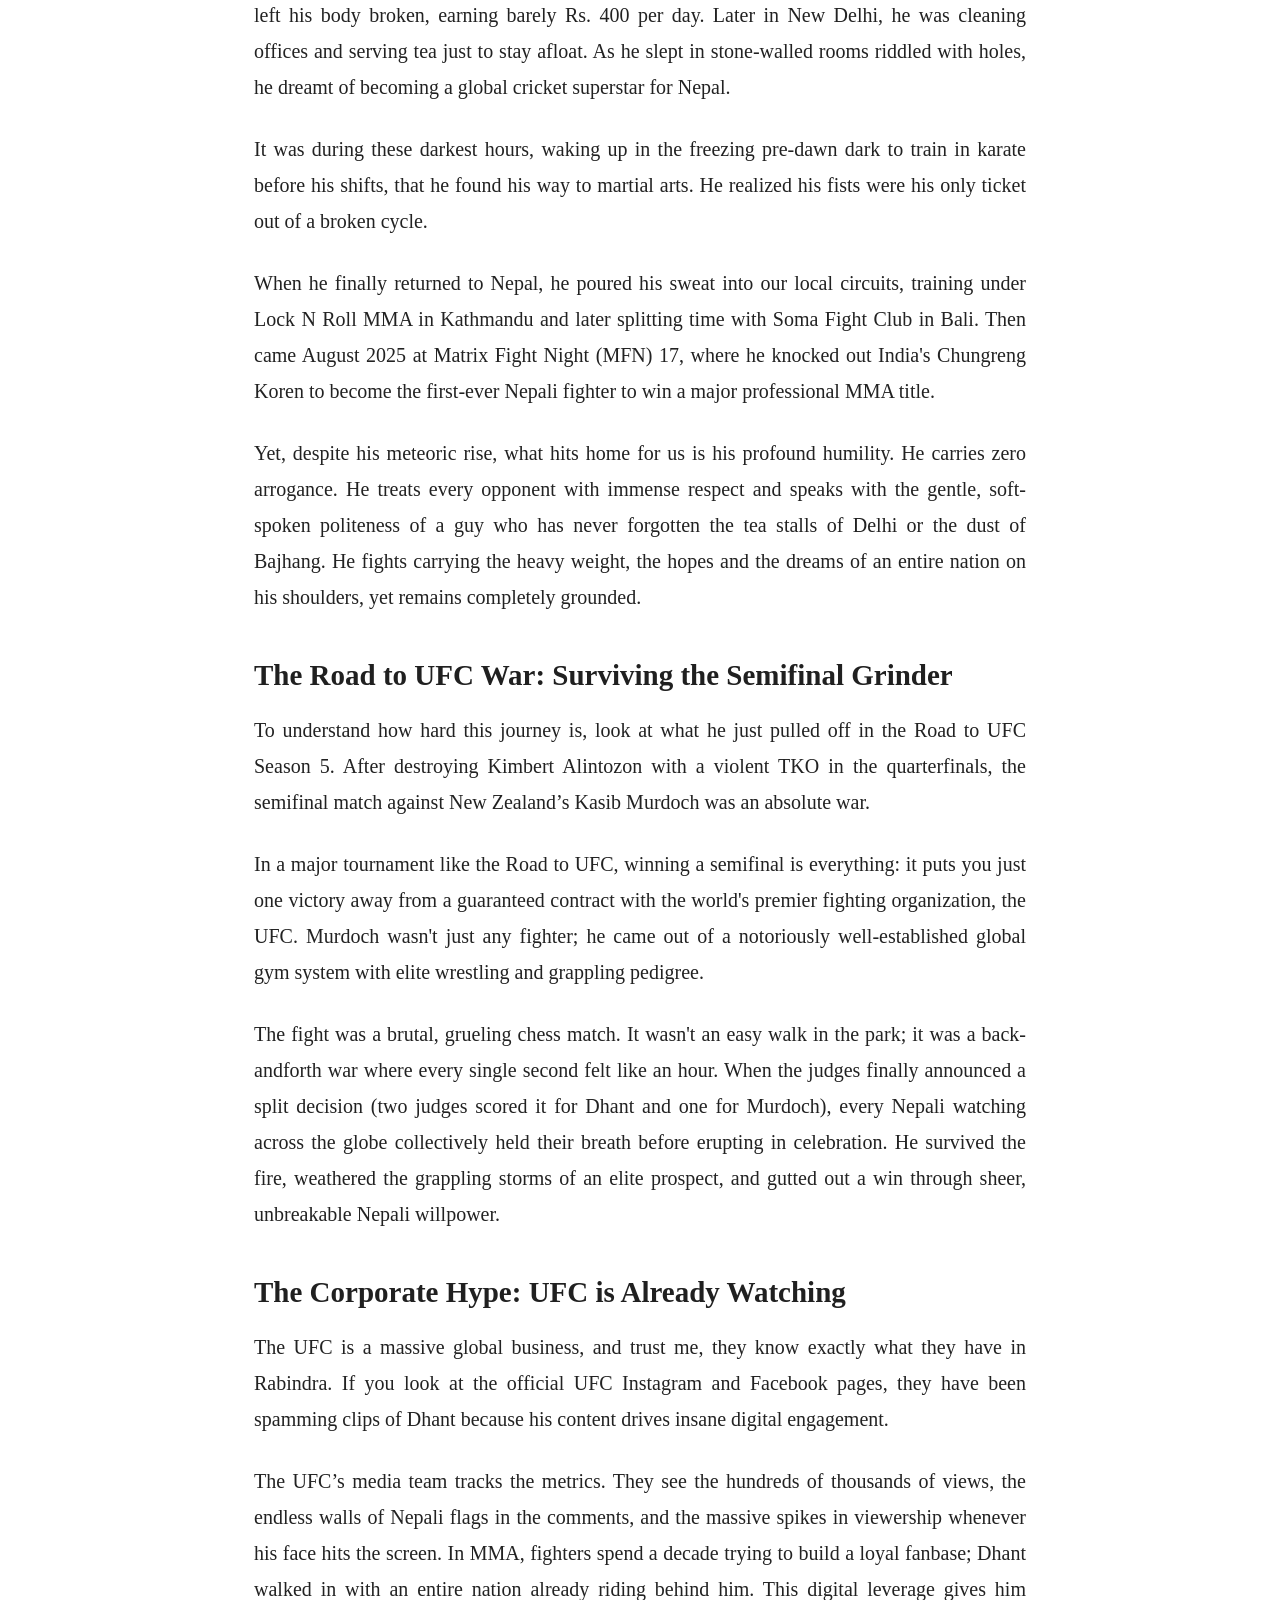
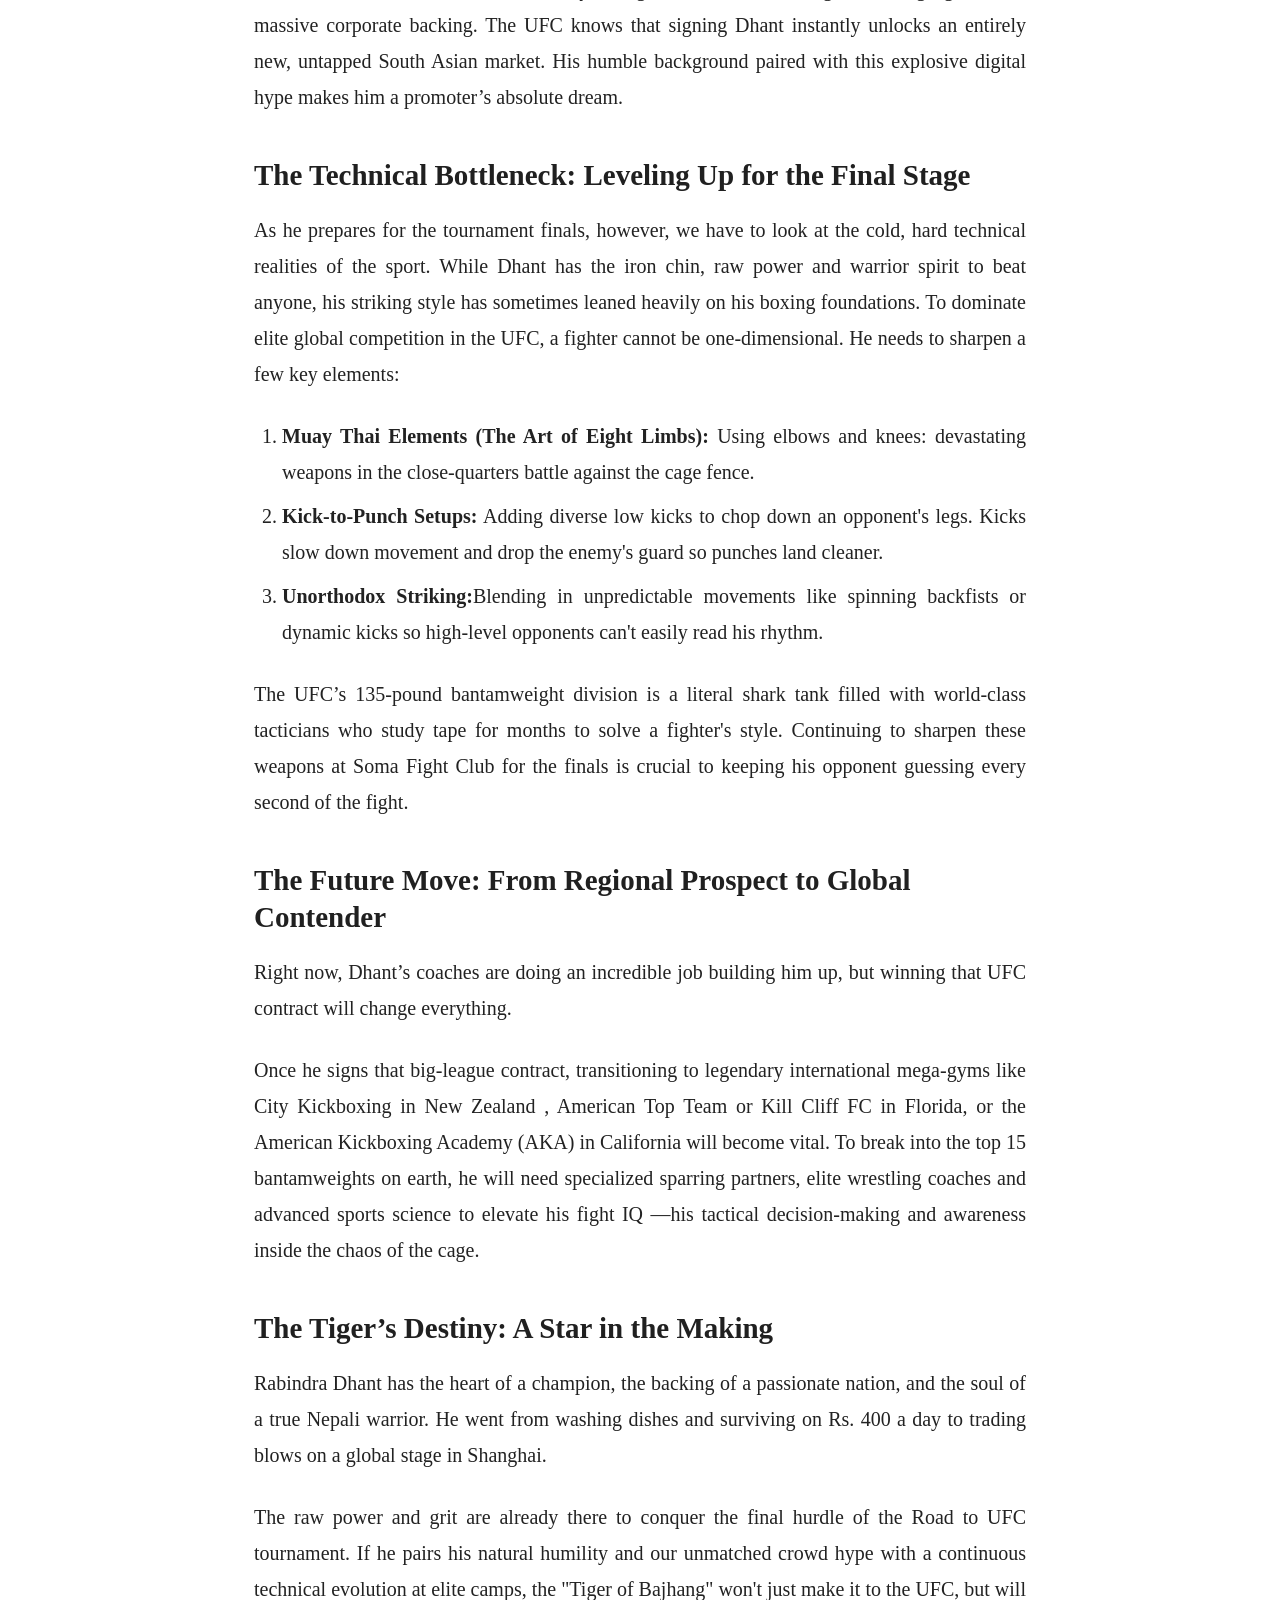
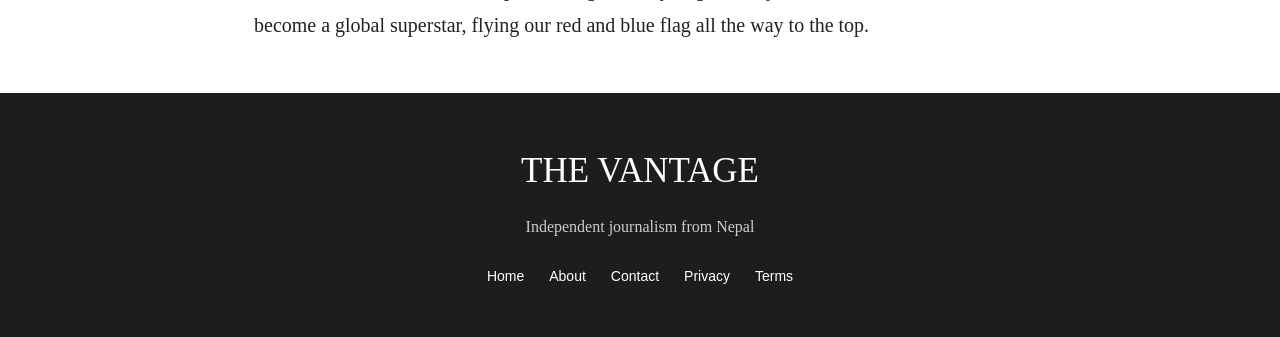
<file: article4.html>
<!DOCTYPE html>
<html lang="en">

<head>

    <meta charset="UTF-8">

    <meta name="viewport" content="width=device-width, initial-scale=1.0">

    <!-- Main CSS -->
    <link rel="stylesheet" href="style.css">

    <!-- Font Awesome -->
    <link rel="stylesheet"
        href="https://cdnjs.cloudflare.com/ajax/libs/font-awesome/6.5.2/css/all.min.css">

</head>


<body>


    <!-- =====================================================
        TOP NAVBAR
    ====================================================== -->

    <header class="top-navbar">

        <!-- Menu -->
        <button class="menu-btn">
            <i class="fa-solid fa-bars"></i>
        </button>


        <!-- Brand -->
        <a href="index.html" class="brand">
            THE VANTAGE
        </a>


        <!-- Right Icons -->
        <div class="nav-icons">

            <i class="fa-solid fa-user"></i>

            <i class="fa-solid fa-magnifying-glass"></i>

        </div>

    </header>



    <!-- =====================================================
        DATE + WEATHER
    ====================================================== -->

    <div class="top-header">

        <!-- Date -->
        <div class="date" id="current-date">
            Loading date...
        </div>


        <!-- Weather -->
        <div class="weather">

            <div class="weather-main">

                <span id="weather-icon">
                    🌤️
                </span>

                <span id="temperature">
                    Loading...
                </span>

                <span id="city">
                    Kathmandu
                </span>

            </div>


            <div class="weather-details">

                <div id="weather-description">
                    Loading weather...
                </div>

                <div class="air-quality-text">

                    Air Quality in Kathmandu:

                    <strong id="air-quality">
                        --
                    </strong>

                </div>

            </div>

        </div>

    </div>



    <!-- =====================================================
         ARTICLE
    ====================================================== -->

    <main class="single-article">


        <!-- BACK TO HOME -->

        <a href="index.html" class="back-button">

            <i class="fa-solid fa-arrow-left"></i>

            Back to Home

        </a>



        <!-- CATEGORY -->

        <p class="article-category">
            SPORTS
        </p>



        <!-- TITLE -->

        <h1 class="article-title">

            Is Rabindra Dhant Ready for the UFC? The Technical Reality

        </h1>



        <!-- AUTHOR -->

        <p class="article-author">

            By Yogesh Pokharel

        </p>



        <!-- DATE -->

        <p class="article-date">

            October 2, 2026

        </p>



        <!-- MAIN IMAGE -->

        <img
            class="article-main-image"
            src="images/rabindra.png"
        >



        <!-- =================================================
            ARTICLE CONTENT
        ================================================== -->

        <div class="article-content">


            <p>
            Go to any local tea stall, open up TikTok or check Instagram right now: 
            the entire Nepali sports world is completely gripped by Rabindra Dhant fever. 
            Affectionately known to all of us as "Bajhang ko Bagh" (The Tiger of Bajhang), Dhant has taken 
            the international mixed martial arts world by storm. Fresh off a nail-biting, heart-stopping split-decision 
            victory over New Zealand’s undefeated powerhouse Kasib Murdoch in the Road to UFC semifinals in Shanghai, he stands 
            just one win away from securing a historic, guaranteed UFC contract. 
            </p>


            <p>
                When you look at where he came from, this isn't just an athletic run. It is a movie script brought to life. 
            </p>


            <h2>
                Out of the Darkness: A Story of Grit and Humility 
            </h2>


            <p>
            To understand why every Nepali heart beats faster when Rabindra steps into the cage, 
            you have to look at his roots. Born in the remote, impoverished district of Bajhang, his early life was 
            defined by survival. To escape crushing poverty, he had to leave home as a young boy of 16, migrating to India to 
            work grueling manual labor jobs like breaking stones, loading trucks and carrying heavy electric poles. In a recent interview, 
            he openly shared how the back-breaking toil left his body broken, earning barely Rs. 400 per day. Later in New Delhi, he was cleaning
            offices and serving tea just to stay afloat. As he slept in stone-walled rooms riddled with holes, he dreamt of becoming a global cricket superstar for Nepal. 
            </p>


            <p>
                It was during these darkest hours, waking up in the freezing pre-dawn dark to train in karate before his shifts, that he found his way to 
                martial arts. He realized his fists were his only ticket out of a broken cycle. 
            </p>

            <p>
                When he finally returned to Nepal, he poured his sweat into our local circuits, training under Lock N Roll MMA in Kathmandu and later splitting time with Soma 
                Fight Club in Bali. Then came August 2025 at Matrix Fight Night (MFN) 17, where he knocked out India's Chungreng Koren to become the first-ever Nepali fighter to win a major professional MMA title.
            </p>

            <p>
                Yet, despite his meteoric rise, what hits home for us is his profound humility. He carries zero arrogance. He treats every opponent with immense respect and speaks with the gentle, soft-spoken politeness
                of a guy who has never forgotten the tea stalls of Delhi or the dust of Bajhang. He fights carrying the heavy weight, the hopes and the dreams of an entire nation on his shoulders, yet remains completely grounded. 
            </p>



            <h2>
                The Road to UFC War: Surviving the Semifinal Grinder 
            </h2>


            <p>
                To understand how hard this journey is, look at what he just pulled off in the Road to UFC Season 5. After destroying Kimbert Alintozon with a violent TKO in the quarterfinals, the semifinal match against
                New Zealand’s Kasib Murdoch was an absolute war. 
            </p>


            <p>
                In a major tournament like the Road to UFC, winning a semifinal is everything: it puts you just one victory away from a guaranteed contract with the world's premier fighting organization, 
                the UFC. Murdoch wasn't just any fighter; he came out of a notoriously well-established global gym system with elite wrestling and grappling pedigree. 
            </p>


            <p>
                The fight was a brutal, grueling chess match. It wasn't an easy walk in the park; it was a back-andforth war where every single second felt like an hour. When the judges finally announced a split decision 
                (two judges scored it for Dhant and one for Murdoch), every Nepali watching across the globe collectively held their breath before erupting in celebration. He survived the fire, weathered the grappling storms of 
                an elite prospect, and gutted out a win through sheer, unbreakable Nepali willpower. 
            </p>



            <h2>
                The Corporate Hype: UFC is Already Watching 
            </h2>


            <p>
                The UFC is a massive global business, and trust me, they know exactly what they have in Rabindra. If you look at the official UFC Instagram and Facebook pages, they have been spamming clips of Dhant because his content drives insane digital engagement. 
            </p>


            <p>
                The UFC’s media team tracks the metrics. They see the hundreds of thousands of views, the endless walls of Nepali flags in the comments, and the massive spikes in viewership whenever his face hits the screen. In MMA, fighters
                spend a decade trying to build a loyal fanbase; Dhant walked in with an entire nation already riding behind him. This digital leverage gives him massive corporate backing. The UFC knows that signing Dhant instantly unlocks an entirely new, untapped 
                South Asian market. His humble background paired with this explosive digital hype makes him a promoter’s absolute dream. 
            </p>



            <h2>
                The Technical Bottleneck: Leveling Up for the Final Stage 
            </h2>


            <p>
                As he prepares for the tournament finals, however, we have to look at the cold, hard technical realities of the sport. While Dhant has the iron chin, raw power and warrior spirit to beat anyone, his striking style 
                has sometimes leaned heavily on his boxing foundations. To dominate elite global competition in the UFC, a fighter cannot be one-dimensional. He needs to sharpen a few key elements: 
            </p>

        <ol>
            <li>
                <strong>Muay Thai Elements (The Art of Eight Limbs): </strong>Using elbows and knees: devastating weapons in the close-quarters battle against the cage fence. 
            </li>
            <li>
                <strong>Kick-to-Punch Setups:</strong> Adding diverse low kicks to chop down an opponent's legs. Kicks slow down movement and drop the enemy's guard so punches land cleaner. 
            </li>
            <li>
                <strong>Unorthodox Striking:</strong>Blending in unpredictable movements like spinning backfists or dynamic kicks so high-level opponents can't easily read his rhythm. 
            </li>
        </ol>

        <p>
            The UFC’s 135-pound bantamweight division is a literal shark tank filled with world-class tacticians who study tape for months to solve a fighter's style. Continuing to sharpen 
            these weapons at Soma Fight Club for the finals is crucial to keeping his opponent guessing every second of the fight. 
        </p>



            <h2>
                The Future Move: From Regional Prospect to Global Contender 
            </h2>


            <p>
                Right now, Dhant’s coaches are doing an incredible job building him up, but winning that UFC contract will change everything. 
            </p>


            <p>
                Once he signs that big-league contract, transitioning to legendary international mega-gyms like City Kickboxing in New Zealand ,
                American Top Team or Kill Cliff FC in Florida, or the American Kickboxing Academy (AKA) in California will become vital. To break into the 
                top 15 bantamweights on earth, he will need specialized sparring partners, elite wrestling coaches and advanced sports science to elevate his 
                fight IQ —his tactical decision-making and awareness inside the chaos of the cage. 
            </p>

            <h2>
                The Tiger’s Destiny: A Star in the Making 
            </h2>


            <p>
                Rabindra Dhant has the heart of a champion, the backing of a passionate nation, and the soul of a true Nepali warrior. He went 
                from washing dishes and surviving on Rs. 400 a day to trading blows on a global stage in Shanghai. 
            </p>


            <p>
                The raw power and grit are already there to conquer the final hurdle of the Road to UFC tournament. If he pairs his natural humility 
                and our unmatched crowd hype with a continuous technical evolution at elite camps, the "Tiger of Bajhang" won't just make it to the UFC, but will become a global superstar, flying our red and blue flag all the way to the top.
            </p>
        </div>
    </main>



    <!-- =====================================================
        FOOTER
    ====================================================== -->

    <footer>

        <div class="footer-brand">
            THE VANTAGE
        </div>


        <p>
            Independent journalism from Nepal
        </p>


        <div class="footer-links">

            <a href="index.html">
                Home
            </a>

            <a href="#">
                About
            </a>

            <a href="#">
                Contact
            </a>

            <a href="#">
                Privacy
            </a>

            <a href="#">
                Terms
            </a>

        </div>

    </footer>



    <!-- =====================================================
        JAVASCRIPT
    ====================================================== -->

    <script src="script.js"></script>

</body>

</html>
</file>
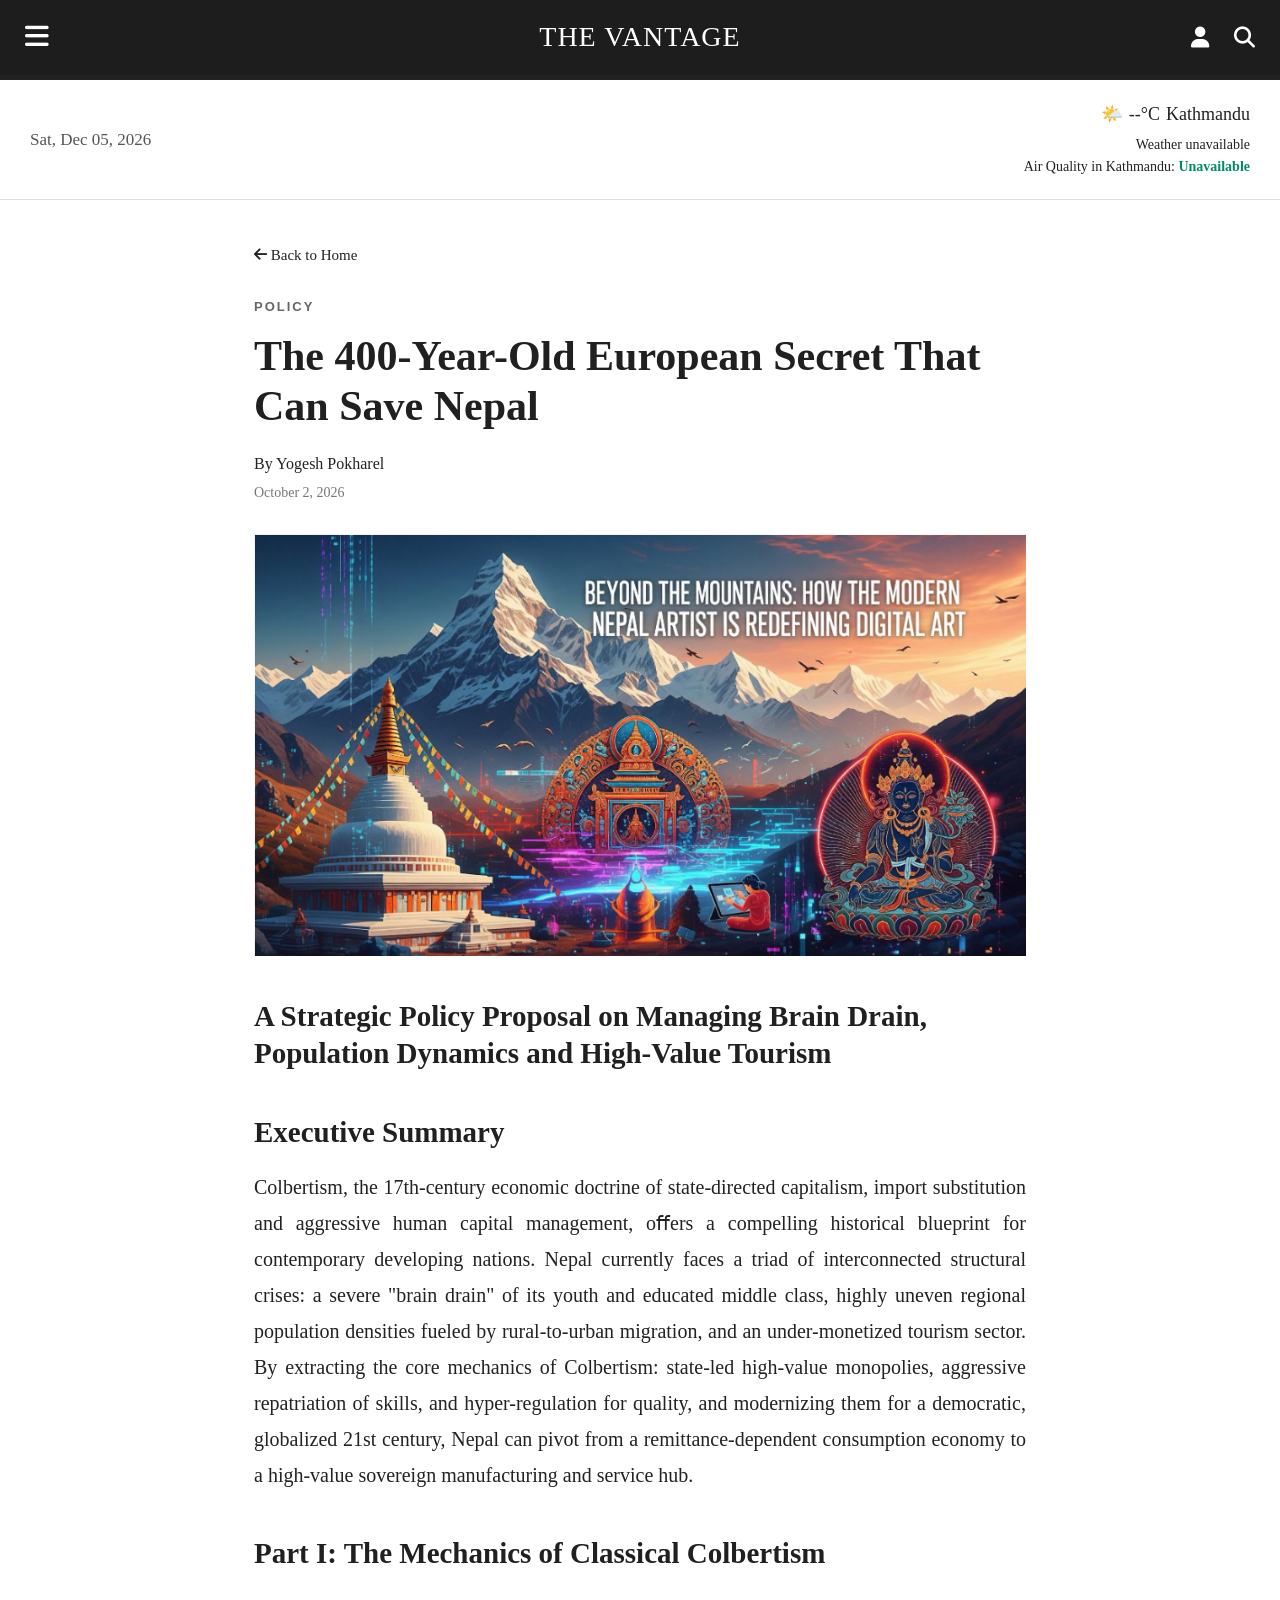
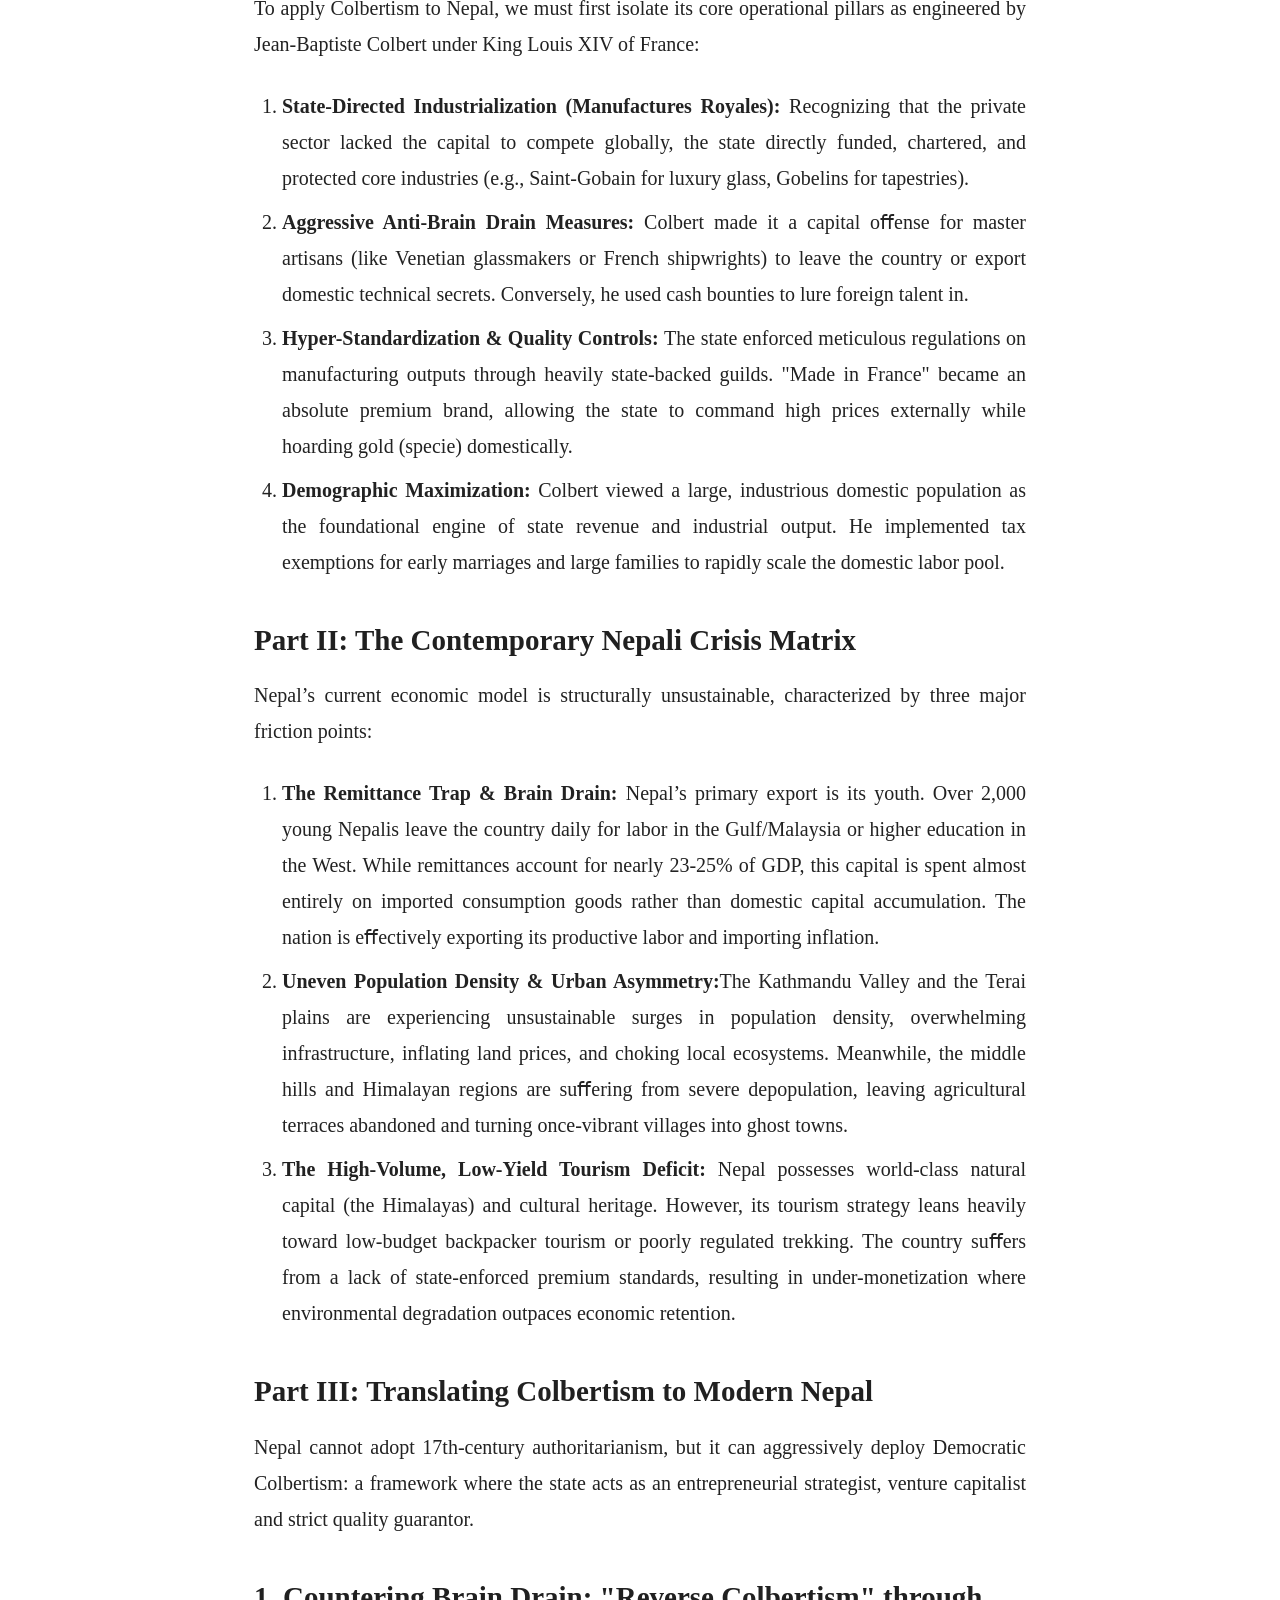
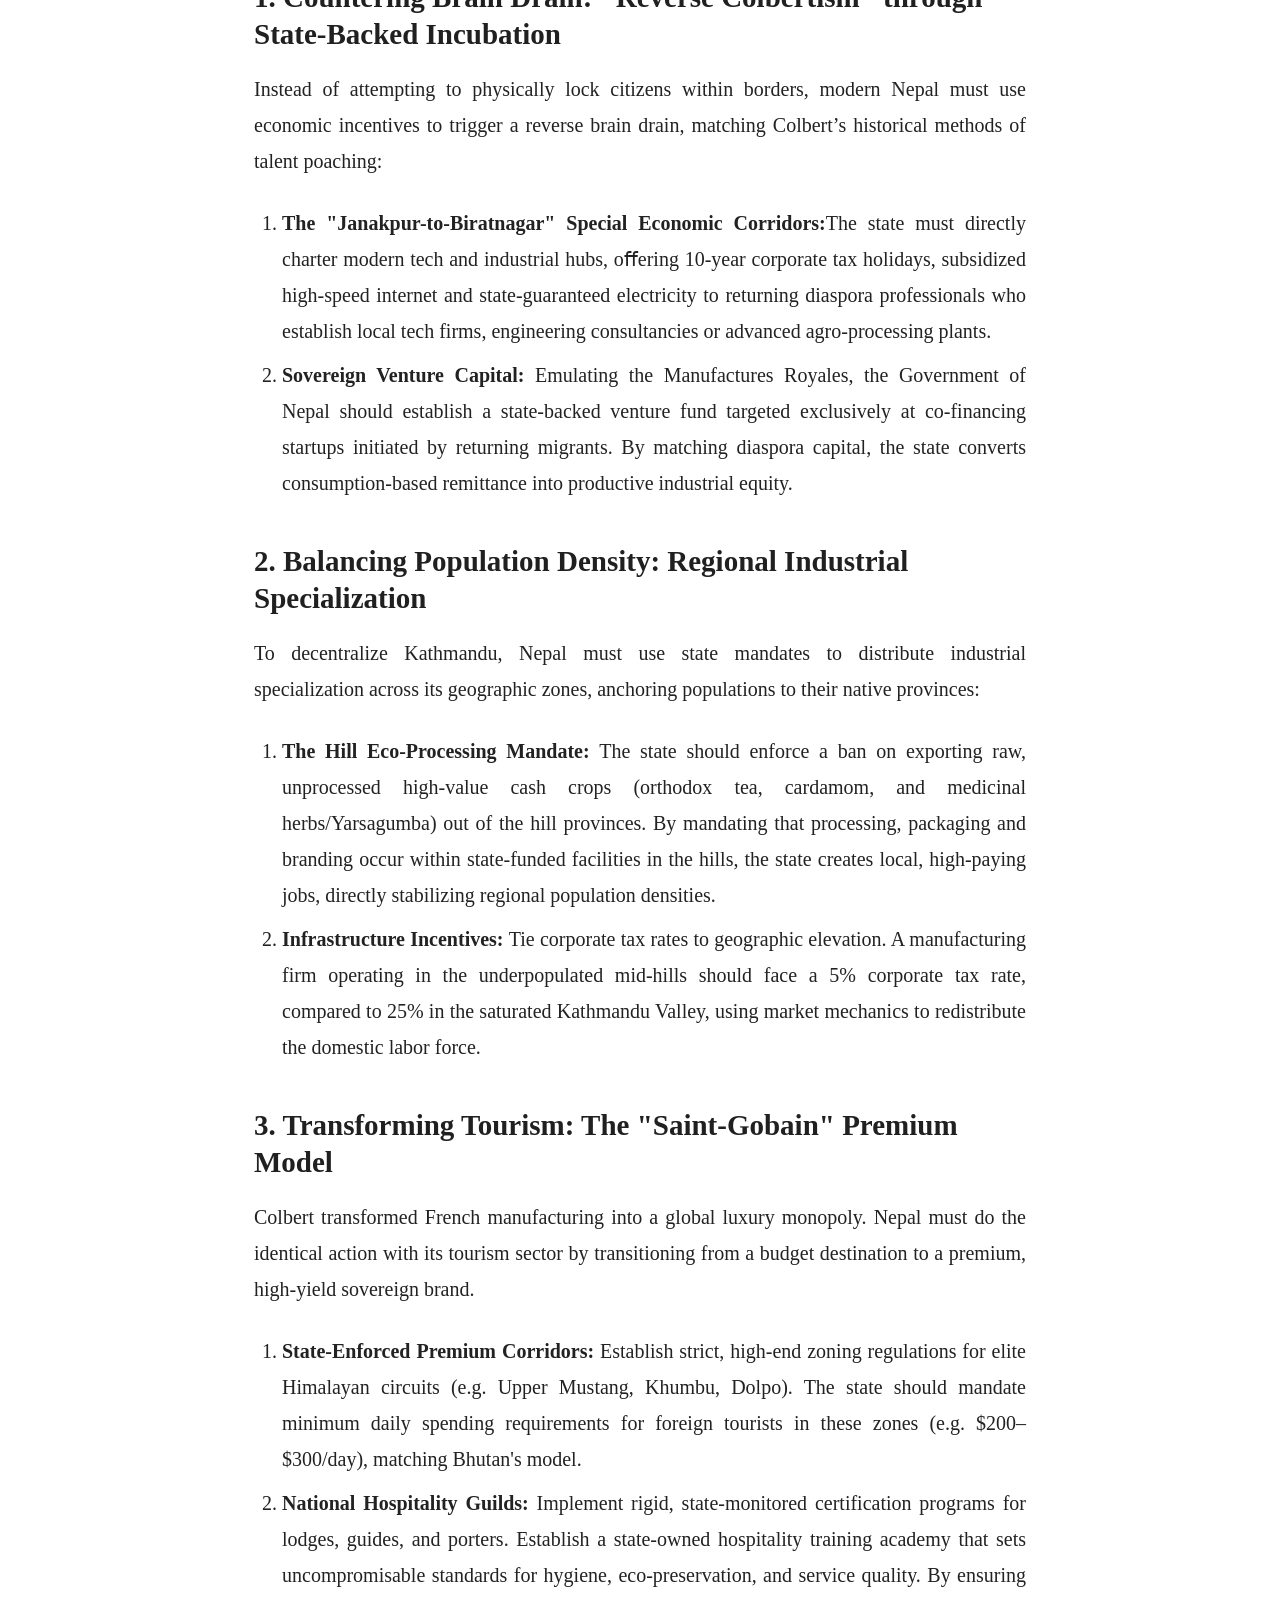
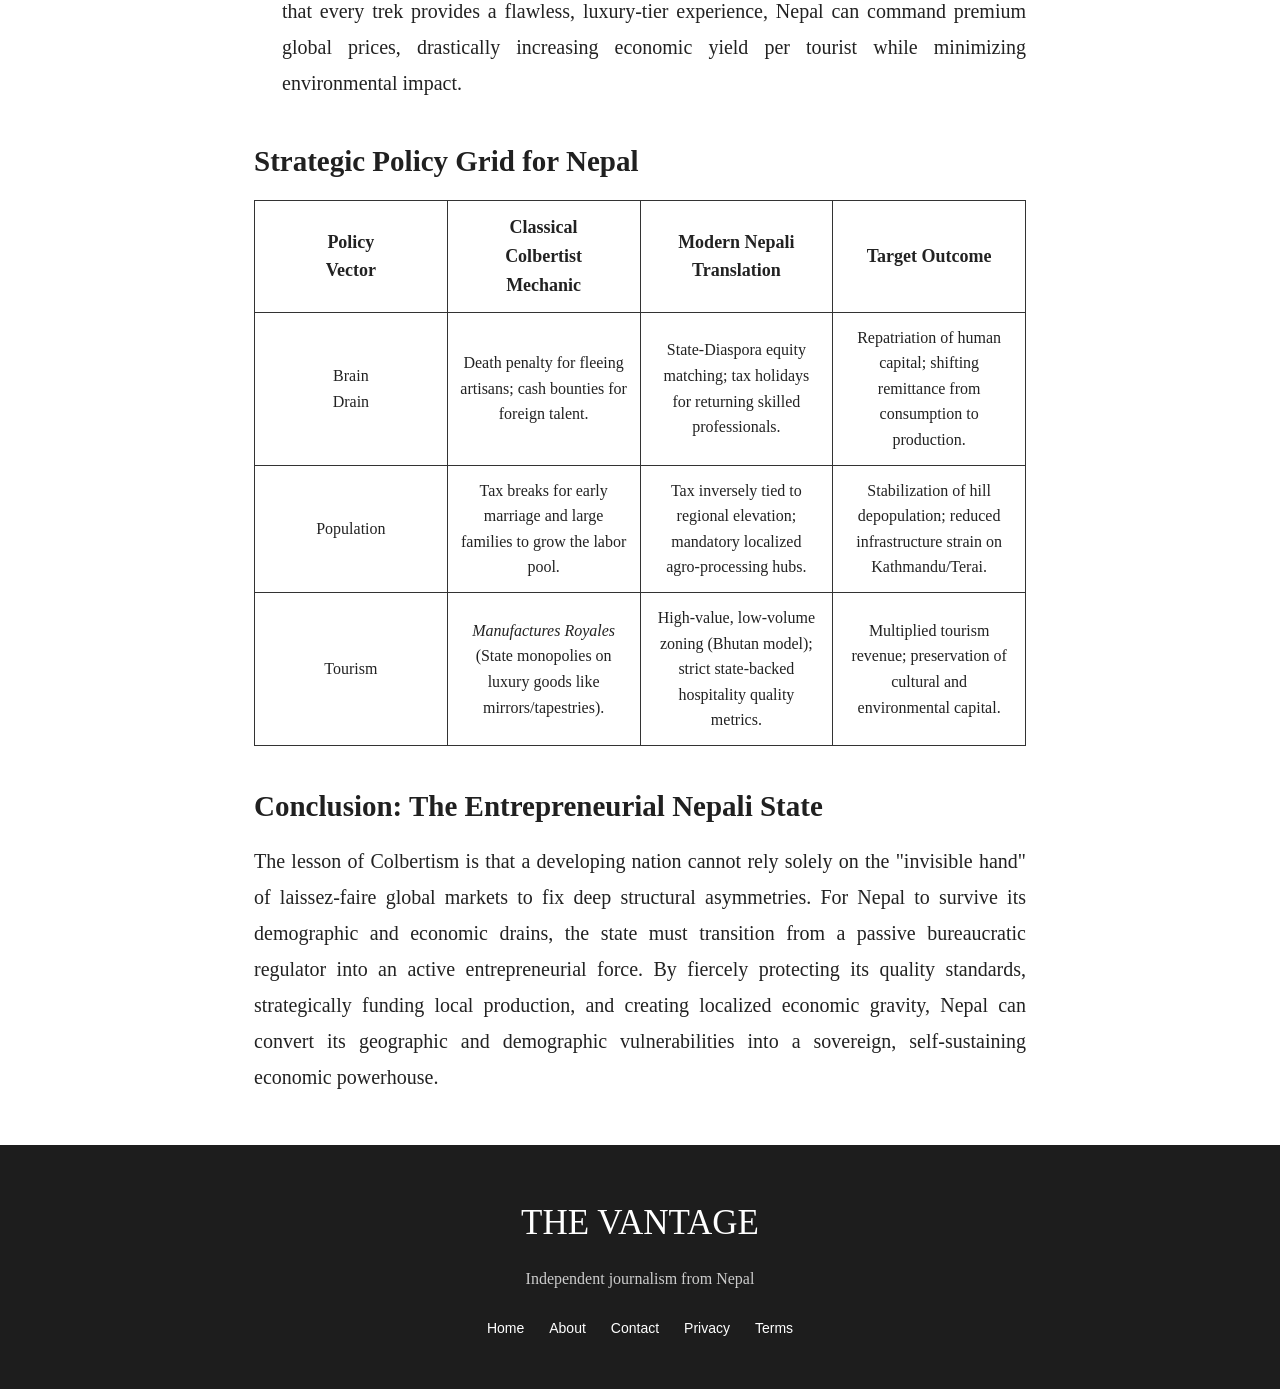
<file: article5.html>
<!DOCTYPE html>
<html lang="en">

<head>

    <meta charset="UTF-8">

    <meta name="viewport" content="width=device-width, initial-scale=1.0">

    <!-- Main CSS -->
    <link rel="stylesheet" href="style.css">

    <!-- Font Awesome -->
    <link rel="stylesheet"
        href="https://cdnjs.cloudflare.com/ajax/libs/font-awesome/6.5.2/css/all.min.css">

</head>


<body>


    <!-- =====================================================
        TOP NAVBAR
    ====================================================== -->

    <header class="top-navbar">

        <!-- Menu -->
        <button class="menu-btn">
            <i class="fa-solid fa-bars"></i>
        </button>


        <!-- Brand -->
        <a href="index.html" class="brand">
            THE VANTAGE
        </a>


        <!-- Right Icons -->
        <div class="nav-icons">

            <i class="fa-solid fa-user"></i>

            <i class="fa-solid fa-magnifying-glass"></i>

        </div>

    </header>



    <!-- =====================================================
        DATE + WEATHER
    ====================================================== -->

    <div class="top-header">

        <!-- Date -->
        <div class="date" id="current-date">
            Loading date...
        </div>


        <!-- Weather -->
        <div class="weather">

            <div class="weather-main">

                <span id="weather-icon">
                    🌤️
                </span>

                <span id="temperature">
                    Loading...
                </span>

                <span id="city">
                    Kathmandu
                </span>

            </div>


            <div class="weather-details">

                <div id="weather-description">
                    Loading weather...
                </div>

                <div class="air-quality-text">

                    Air Quality in Kathmandu:

                    <strong id="air-quality">
                        --
                    </strong>

                </div>

            </div>

        </div>

    </div>



    <!-- =====================================================
         ARTICLE
    ====================================================== -->

    <main class="single-article">


        <!-- BACK TO HOME -->

        <a href="index.html" class="back-button">

            <i class="fa-solid fa-arrow-left"></i>

            Back to Home

        </a>



        <!-- CATEGORY -->

        <p class="article-category">
            POLICY
        </p>



        <!-- TITLE -->

        <h1 class="article-title">

            The 400-Year-Old European Secret That Can Save Nepal

        </h1>



        <!-- AUTHOR -->

        <p class="article-author">

            By Yogesh Pokharel

        </p>



        <!-- DATE -->

        <p class="article-date">

            October 2, 2026

        </p>



        <!-- MAIN IMAGE -->

        <img
            class="article-main-image"
            src="images/imagine nepal.png"
            alt="The Price of Blood"
        >



        <!-- =================================================
             ARTICLE CONTENT
        ================================================== -->

        <div class="article-content">

            <h2>
                A Strategic Policy Proposal on Managing Brain Drain, Population Dynamics and High-Value Tourism
            </h2>

            <h2>
                Executive Summary
            </h2>


            <p>
                Colbertism, the 17th-century economic doctrine of state-directed capitalism, import substitution and
                aggressive human capital management, oﬀers a compelling historical blueprint for contemporary developing 
                nations. Nepal currently faces a triad of interconnected structural crises: a severe "brain drain" of its youth 
                and educated middle class, highly uneven regional population densities fueled by rural-to-urban migration, and an 
                under-monetized tourism sector. By extracting the core mechanics of Colbertism: state-led high-value monopolies, aggressive 
                repatriation of skills, and hyper-regulation for quality, and modernizing them for a democratic, globalized 21st century, Nepal
                can pivot from a remittance-dependent consumption economy to a high-value sovereign manufacturing and service hub.
            </p>

            <h2>
                Part I: The Mechanics of Classical Colbertism
            </h2>


            <p>
                To apply Colbertism to Nepal, we must first isolate its core operational
                pillars as engineered by Jean-Baptiste Colbert under King Louis XIV of France:
            </p>

            <ol>
                <li>
                    <strong>State-Directed Industrialization (Manufactures Royales): </strong>Recognizing that the private sector
                    lacked the capital to compete globally, the state directly funded, chartered, and protected core industries (e.g., Saint-Gobain for luxury glass, Gobelins for tapestries).
                </li>

                <li>
                    <strong>Aggressive Anti-Brain Drain Measures: </strong>Colbert made it a capital oﬀense for master artisans (like Venetian glassmakers or French shipwrights) to leave the country 
                    or export domestic technical secrets. Conversely, he used cash bounties to lure foreign talent in.
                </li>
                <li>
                    <strong>Hyper-Standardization & Quality Controls: </strong>The state enforced meticulous regulations on manufacturing outputs through heavily state-backed guilds. "Made in France"
                    became an absolute premium brand, allowing the state to command high prices externally while hoarding gold (specie) domestically.
                </li>
                <li>
                    <strong>Demographic Maximization: </strong>Colbert viewed a large, industrious domestic population as the foundational engine of state revenue and industrial output. He implemented tax 
                    exemptions for early marriages and large families to rapidly scale the domestic labor pool.
                </li>
            </ol>


            <h2>
                Part II: The Contemporary Nepali Crisis Matrix
            </h2>


            <p>
                Nepal’s current economic model is structurally unsustainable, 
                characterized by three major friction points:
            </p>


            <ol>
                <li>
                    <strong>The Remittance Trap & Brain Drain: </strong>Nepal’s primary export is its youth. Over 2,000 young Nepalis
                    leave the country daily for labor in the Gulf/Malaysia or higher education in the West. While remittances account for nearly 
                    23-25% of GDP, this capital is spent almost entirely on imported consumption goods rather than domestic capital accumulation. 
                    The nation is eﬀectively exporting its productive labor and importing inflation.
                </li>
                <li>
                    <strong>Uneven Population Density & Urban Asymmetry:</strong>The Kathmandu Valley and the Terai plains are experiencing unsustainable 
                    surges in population density, overwhelming infrastructure, inflating land prices, and choking local ecosystems. Meanwhile, the middle hills 
                    and Himalayan regions are suﬀering from severe depopulation, leaving agricultural terraces abandoned and turning once-vibrant villages into ghost towns.
                </li>

                <li>
                    <strong>The High-Volume, Low-Yield Tourism Deficit: </strong>Nepal possesses world-class natural capital (the Himalayas) and cultural heritage. However, 
                    its tourism strategy leans heavily toward low-budget backpacker tourism or poorly regulated trekking. The country suﬀers from a lack of state-enforced premium standards, 
                    resulting in under-monetization where environmental degradation outpaces economic retention.
                </li>
            </ol>


            <h2>
                Part III: Translating Colbertism to Modern Nepal
            </h2>


            <p>
                Nepal cannot adopt 17th-century authoritarianism, but it can aggressively
                deploy Democratic Colbertism: a framework where the state acts as an entrepreneurial strategist, 
                venture capitalist and strict quality guarantor.
            </p>


            <h2>
                1. Countering Brain Drain: "Reverse Colbertism" through State-Backed Incubation
            </h2>

            <p>
                Instead of attempting to physically lock citizens within borders, modern Nepal must 
                use economic incentives to trigger a reverse brain drain, matching Colbert’s historical methods of talent poaching:
            </p>

            <ol>
                <li>
                    <strong>The "Janakpur-to-Biratnagar" Special Economic Corridors:</strong>The state must directly charter modern tech and 
                    industrial hubs, oﬀering 10-year corporate tax holidays, subsidized high-speed internet and state-guaranteed electricity to 
                    returning diaspora professionals who establish local tech firms, engineering consultancies or advanced agro-processing plants.
                </li>
                <li>
                    <strong>Sovereign Venture Capital: </strong>Emulating the Manufactures Royales, the Government of Nepal should establish a state-backed 
                    venture fund targeted exclusively at co-financing startups initiated by returning migrants. By matching diaspora capital, the state converts
                    consumption-based remittance into productive industrial equity.
                </li>
            </ol>

            <h2>
                2.	Balancing Population Density: Regional Industrial Specialization
            </h2>


            <p>
                To decentralize Kathmandu, Nepal must use state mandates to distribute industrial specialization across its geographic zones, anchoring
                populations to their native provinces:
            </p>


            <ol>
                <li>
                    <strong>The Hill Eco-Processing Mandate: </strong>The state should enforce a ban on exporting raw, unprocessed high-value cash crops 
                    (orthodox tea, cardamom, and medicinal herbs/Yarsagumba) out of the hill provinces. By mandating that processing, packaging and branding 
                    occur within state-funded facilities in the hills, the state creates local, high-paying jobs, directly stabilizing regional population densities.
                </li>
                <li>
                    <strong>Infrastructure Incentives: </strong>Tie corporate tax rates to geographic elevation. A manufacturing firm operating in the underpopulated mid-hills 
                    should face a 5% corporate tax rate, compared to 25% in the saturated Kathmandu Valley, using market mechanics to redistribute the domestic labor force.
                </li>
            </ol>


            <h2>
                3.	Transforming Tourism: The "Saint-Gobain" Premium Model
            </h2>


            <p>
                Colbert transformed French manufacturing into a global luxury monopoly. 
                Nepal must do the identical action with its tourism sector by transitioning from a 
                budget destination to a premium, high-yield sovereign brand.
            </p>


            <ol>
                <li>
                    <strong>State-Enforced Premium Corridors: </strong>Establish strict, high-end zoning regulations for elite Himalayan circuits (e.g. Upper Mustang, Khumbu, Dolpo). 
                    The state should mandate minimum daily spending requirements for foreign tourists in these zones (e.g. $200–$300/day), matching Bhutan's model.
                </li>

                <li>
                    <strong>National Hospitality Guilds: </strong>Implement rigid, state-monitored certification programs for lodges, guides, and porters. Establish a state-owned hospitality 
                    training academy that sets uncompromisable standards for hygiene, eco-preservation, and service quality. By ensuring that every trek provides a flawless, luxury-tier experience, 
                    Nepal can command premium global prices, drastically increasing economic yield per tourist while minimizing environmental impact.
                </li>
            </ol>

            <h2>
                Strategic Policy Grid for Nepal
            </h2>

            <table>

    <tr>
        <th>Policy<br>Vector</th>

        <th>
            Classical<br>
            Colbertist<br>
            Mechanic
        </th>

        <th>
            Modern Nepali<br>
            Translation
        </th>

        <th>Target Outcome</th>
    </tr>

    <tr>
        <td>Brain<br>Drain</td>

        <td>
            Death penalty for fleeing artisans;
            cash bounties for foreign talent.
        </td>

        <td>
            State-Diaspora equity matching;
            tax holidays for returning skilled
            professionals.
        </td>

        <td>
            Repatriation of human capital;
            shifting remittance from consumption
            to production.
        </td>
    </tr>

    <tr>
        <td>Population</td>

        <td>
            Tax breaks for early marriage
            and large families to grow the labor pool.
        </td>

        <td>
            Tax inversely tied to regional elevation;
            mandatory localized agro-processing hubs.
        </td>

        <td>
            Stabilization of hill depopulation;
            reduced infrastructure strain on
            Kathmandu/Terai.
        </td>
    </tr>

    <tr>
        <td>Tourism</td>

        <td>
            <i>Manufactures Royales</i>
            (State monopolies on luxury goods
            like mirrors/tapestries).
        </td>

        <td>
            High-value, low-volume zoning
            (Bhutan model); strict state-backed
            hospitality quality metrics.
        </td>

        <td>
            Multiplied tourism revenue;
            preservation of cultural and
            environmental capital.
        </td>
    </tr>

</table>


<h2>
    Conclusion: The Entrepreneurial Nepali State
</h2>

<p>
    The lesson of Colbertism is that a developing nation
    cannot rely solely on the "invisible hand" of laissez-faire global markets to 
    fix deep structural asymmetries. For Nepal to survive its demographic and economic drains, 
    the state must transition from a passive bureaucratic regulator into an active entrepreneurial force. 
    By fiercely protecting its quality standards, strategically funding local production, and creating localized 
    economic gravity, Nepal can convert its geographic and demographic vulnerabilities into a sovereign, self-sustaining 
    economic powerhouse. 
</p>


        </div>


    </main>



    <!-- =====================================================
        FOOTER
    ====================================================== -->

    <footer>

        <div class="footer-brand">
            THE VANTAGE
        </div>


        <p>
            Independent journalism from Nepal
        </p>


        <div class="footer-links">

            <a href="index.html">
                Home
            </a>

            <a href="#">
                About
            </a>

            <a href="#">
                Contact
            </a>

            <a href="#">
                Privacy
            </a>

            <a href="#">
                Terms
            </a>

        </div>

    </footer>



    <!-- =====================================================
        JAVASCRIPT
    ====================================================== -->

    <script src="script.js"></script>

</body>

</html>
</file>
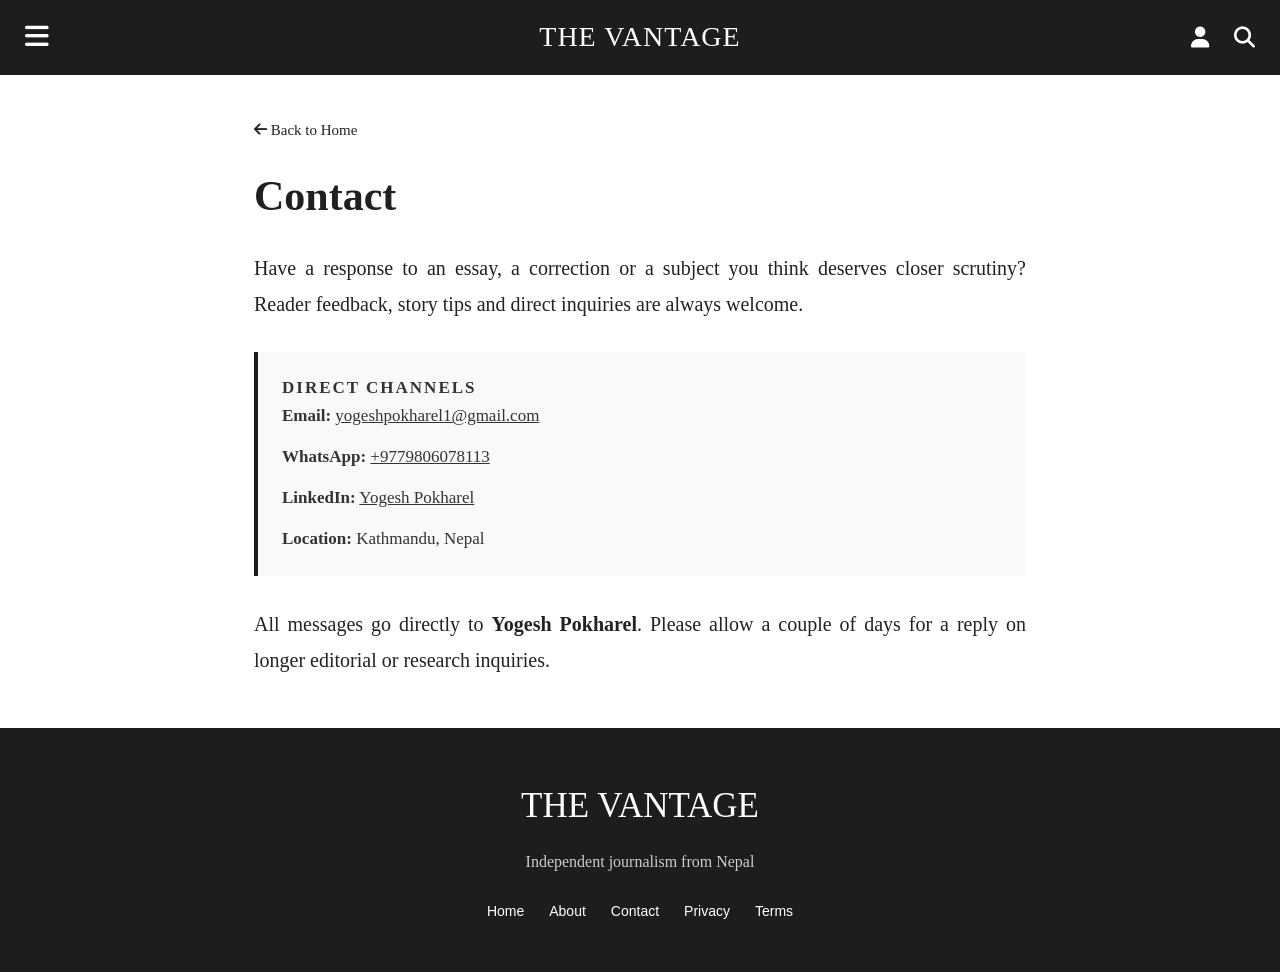
<file: contact.html>
<!DOCTYPE html>
<html lang="en">

<head>
    <meta charset="UTF-8">
    <meta name="viewport" content="width=device-width, initial-scale=1.0">

    <title>Contact | The Vantage</title>
    <meta name="description" content="Get in touch with Yogesh Pokharel and The Vantage via email, WhatsApp, or LinkedIn for reader feedback, story tips, and editorial inquiries.">
    <link rel="canonical" href="https://pokharelyogesh.com.np/contact">

        <!-- Open Graph / Social Share Preview -->
    <meta property="og:type" content="website">
    <meta property="og:site_name" content="The Vantage">
    <meta property="og:title" content="Contact | The Vantage">
    <meta property="og:description" content="Get in touch with Yogesh Pokharel and The Vantage via email, WhatsApp, or LinkedIn for reader feedback, story tips, and editorial inquiries.">
    <meta property="og:url" content="https://pokharelyogesh.com.np/contact">
    <meta property="og:image" content="https://pokharelyogesh.com.np/images/Favicon.png">
    <meta name="twitter:card" content="summary">

    <!-- ContactPage Structured Data -->
    <script type="application/ld+json">
    {
      "@context": "https://schema.org",
      "@type": "ContactPage",
      "name": "Contact | The Vantage",
      "url": "https://pokharelyogesh.com.np/contact",
      "mainEntity": {
        "@type": "Person",
        "name": "Yogesh Pokharel",
        "email": "yogeshpokharel1@gmail.com",
        "url": "https://pokharelyogesh.com.np/"
      }
    }
    </script>


    <!-- Favicon -->
    <link rel="icon" type="image/png" sizes="96x96" href="/images/Favicon.png">
    <link rel="icon" type="image/png" sizes="48x48" href="/images/Favicon.png">
    <link rel="apple-touch-icon" sizes="180x180" href="/images/Favicon.png">

    <!-- Main CSS -->
    <link rel="stylesheet" href="style.css">

    <link rel="stylesheet"
        href="https://cdnjs.cloudflare.com/ajax/libs/font-awesome/6.5.2/css/all.min.css">
</head>

<body>

    <!-- =====================================================
        TOP NAVBAR
    ====================================================== -->

    <header class="top-navbar">
        <button class="menu-btn" type="button" aria-label="Open menu">
            <i class="fa-solid fa-bars"></i>
        </button>

        <a href="/" class="brand">
            THE VANTAGE
        </a>

        <div class="nav-icons">
            <i class="fa-solid fa-user"></i>
            <i class="fa-solid fa-magnifying-glass"></i>
        </div>
    </header>

    <!-- =====================================================
        CONTACT CONTENT
    ====================================================== -->

    <main class="single-article" style="min-height: 55vh;">

        <!-- BACK TO HOME -->
        <a href="/" class="back-button">
            <i class="fa-solid fa-arrow-left"></i>
            Back to Home
        </a>

        <h1 class="article-title" style="margin-bottom: 28px;">Contact</h1>

        <div class="article-content">
            <p>
                Have a response to an essay, a correction or a subject you think deserves closer scrutiny? Reader feedback, story tips and direct inquiries are always welcome.
            </p>

            <div class="about-vantage-box" style="margin-top: 30px; margin-bottom: 30px;">
                <p class="about-vantage-label">DIRECT CHANNELS</p>
                <p style="margin-bottom: 12px;">
                    <strong>Email:</strong> <a href="mailto:yogeshpokharel1@gmail.com" style="text-decoration: underline;">yogeshpokharel1@gmail.com</a>
                </p>
                <p style="margin-bottom: 12px;">
                    <strong>WhatsApp:</strong> <a href="https://wa.me/9779806078113" target="_blank" rel="noopener noreferrer" style="text-decoration: underline;">+9779806078113</a>
                </p>
                <p style="margin-bottom: 12px;">
                    <strong>LinkedIn:</strong> <a href="https://linkedin.com/in/yogesh-pokharel" target="_blank" rel="noopener noreferrer" style="text-decoration: underline;">Yogesh Pokharel</a>
                </p>
                <p>
                    <strong>Location:</strong> Kathmandu, Nepal
                </p>
            </div>

            <p>
                All messages go directly to <strong>Yogesh Pokharel</strong>. Please allow a couple of days for a reply on longer editorial or research inquiries.
            </p>
        </div>

    </main>

    <!-- =====================================================
        FOOTER
    ====================================================== -->

    <footer>
        <div class="footer-brand">
            THE VANTAGE
        </div>

        <p>
            Independent journalism from Nepal
        </p>

        <div class="footer-links">
            <a href="/">Home</a>
            <a href="/about">About</a>
            <a href="/contact">Contact</a>
            <a href="#">Privacy</a>
            <a href="#">Terms</a>
        </div>
    </footer>

    <script src="script.js"></script>

</body>

</html>
</file>
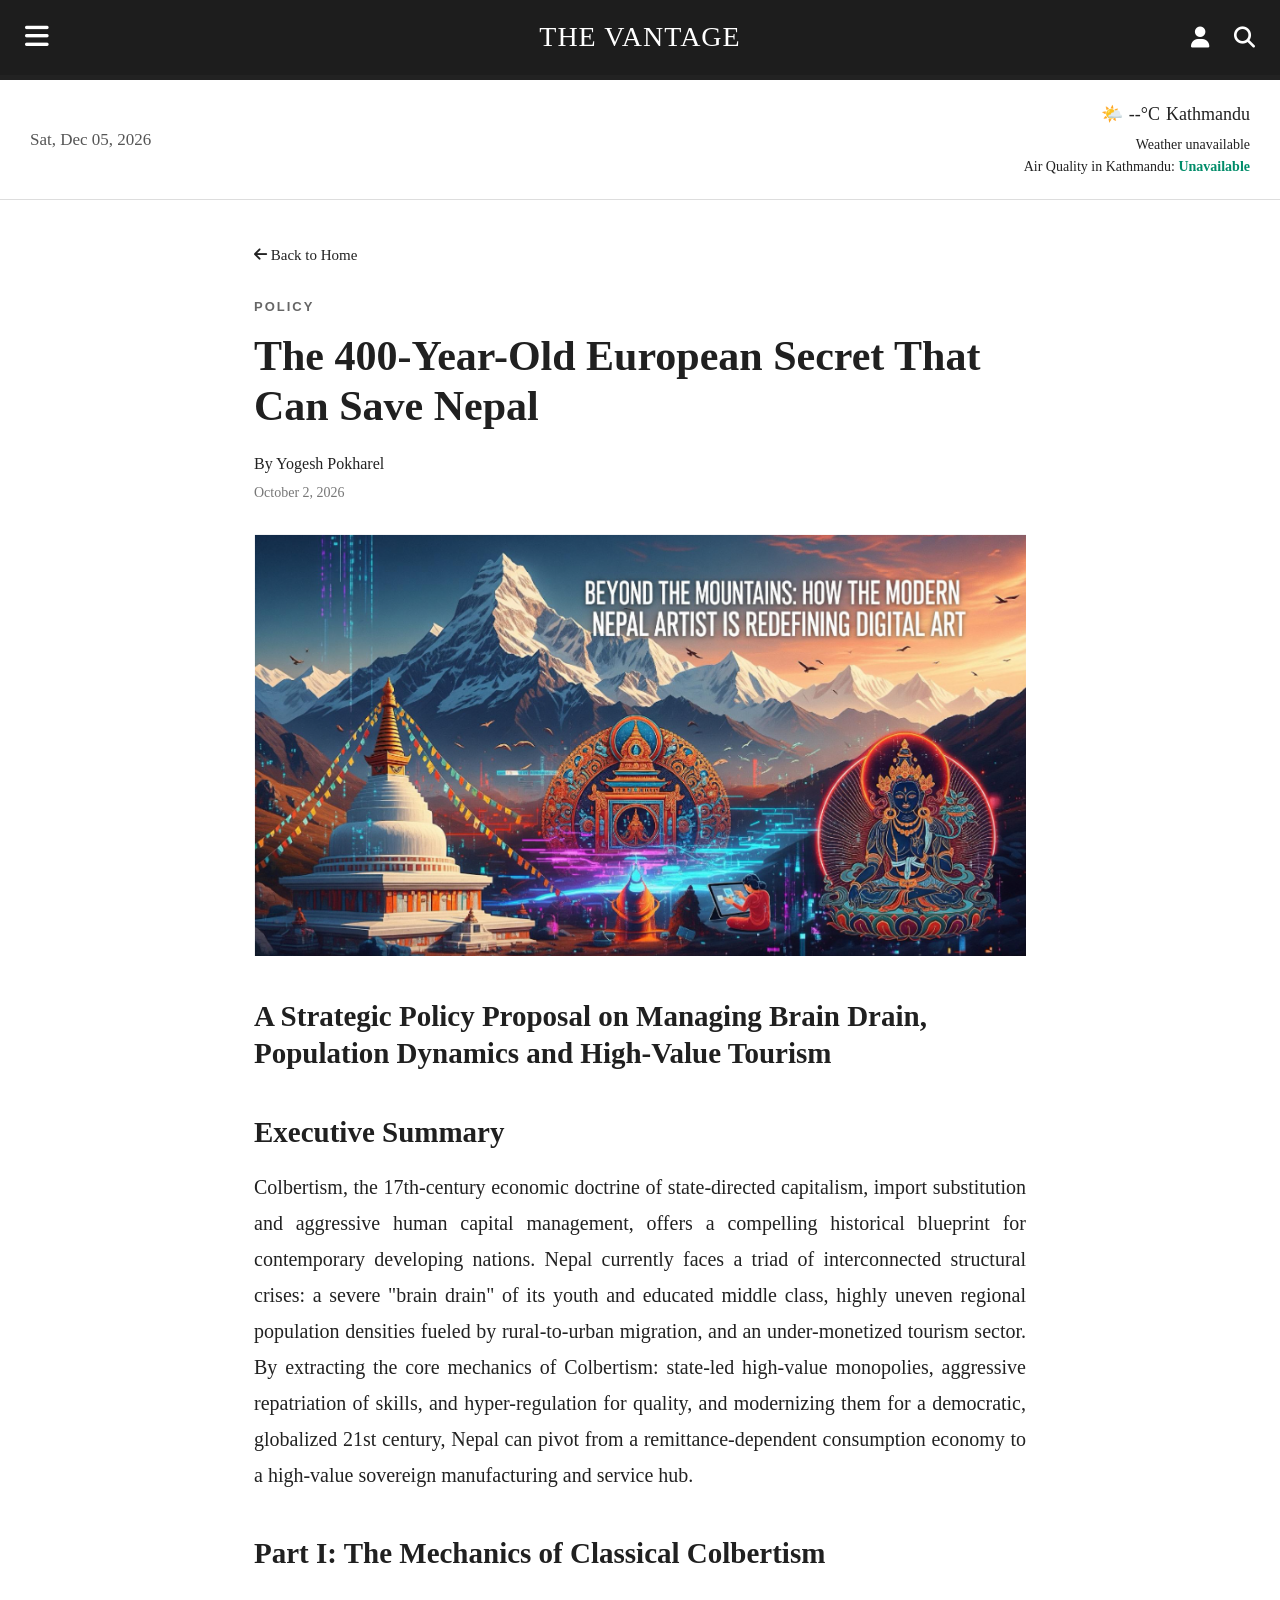
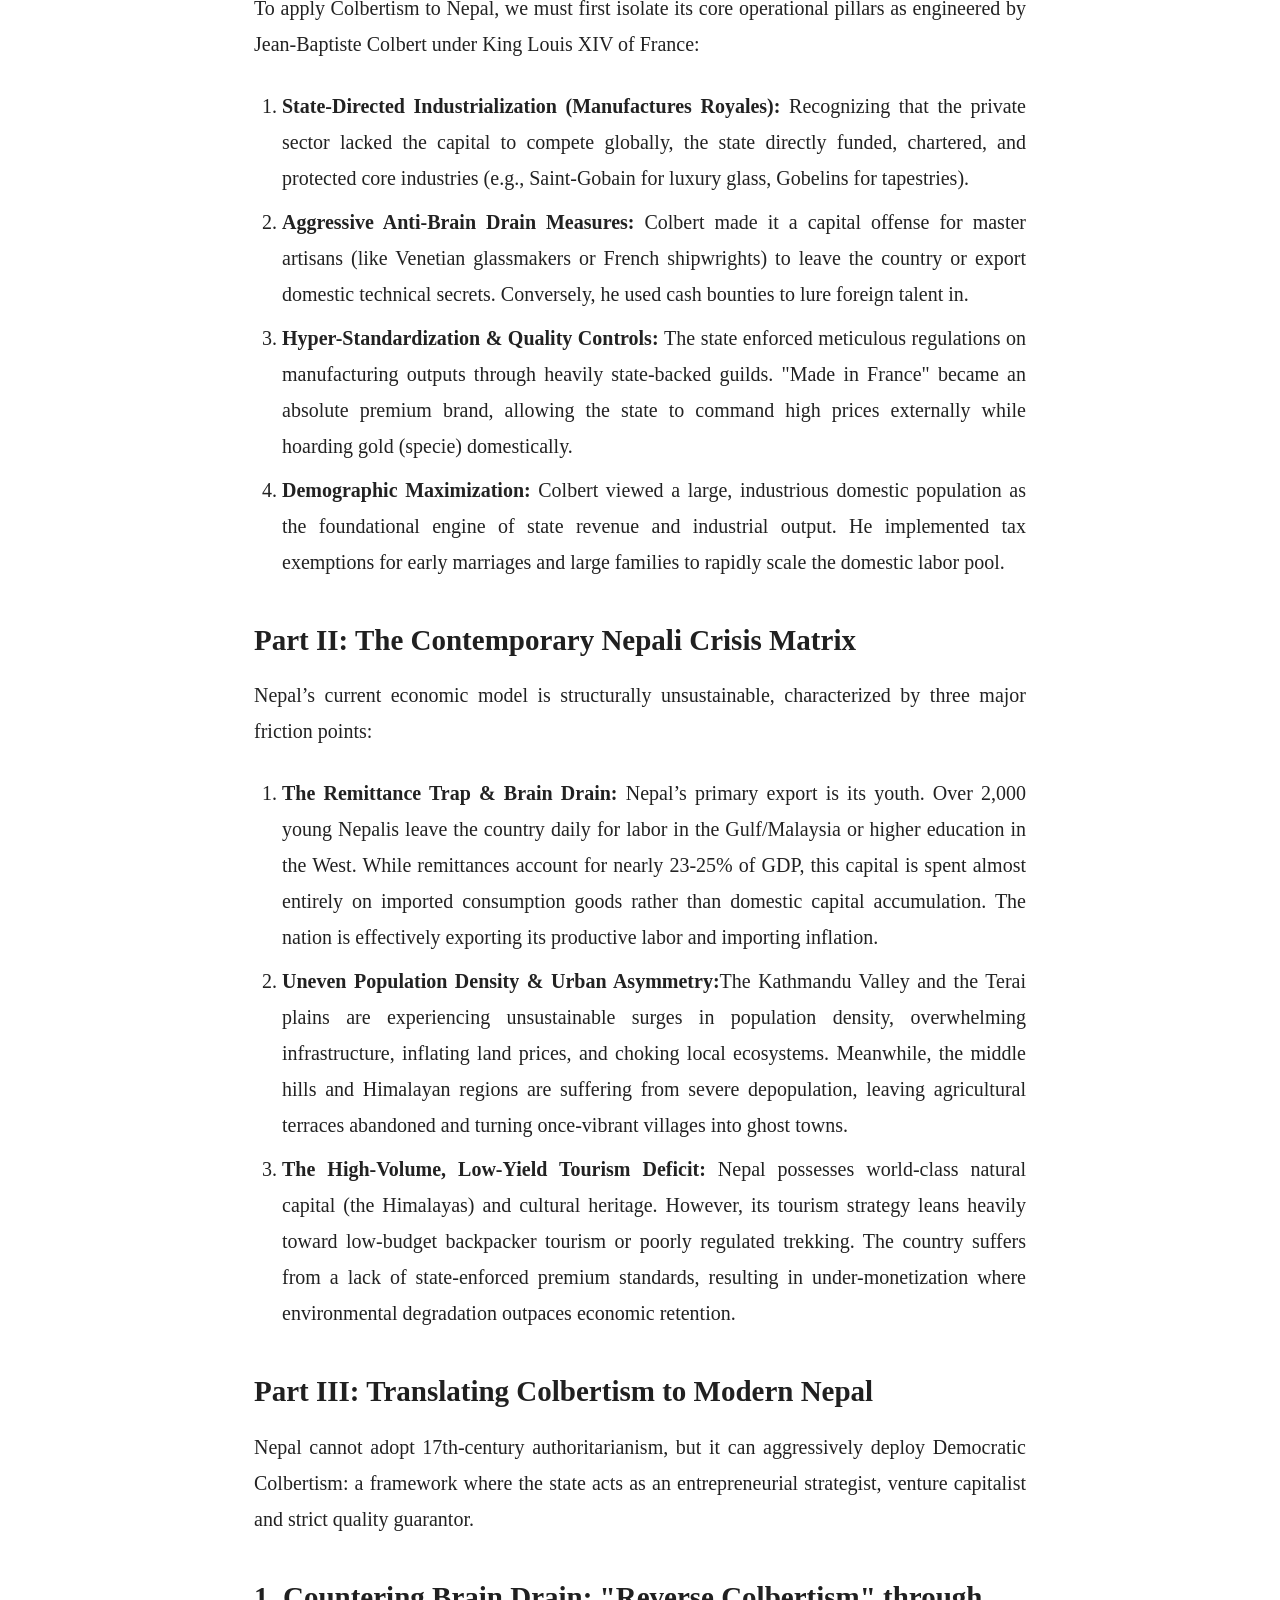
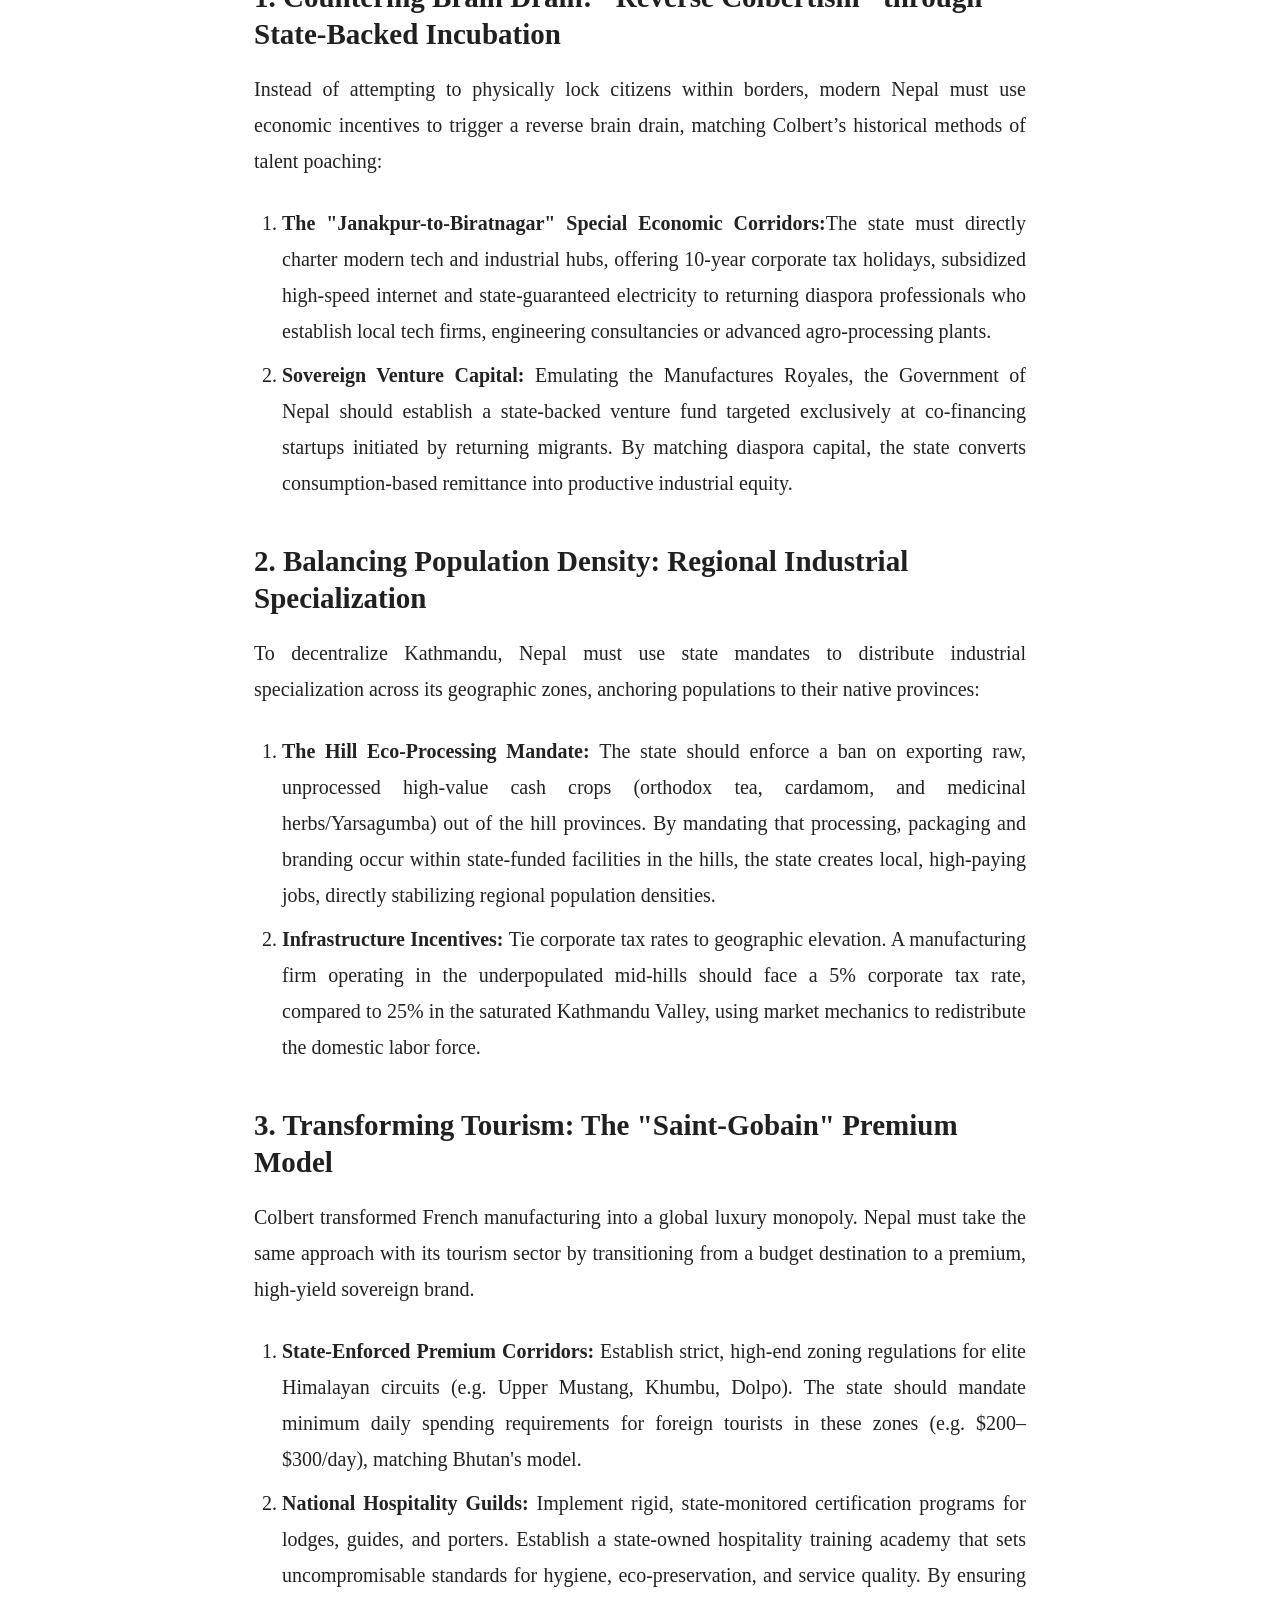
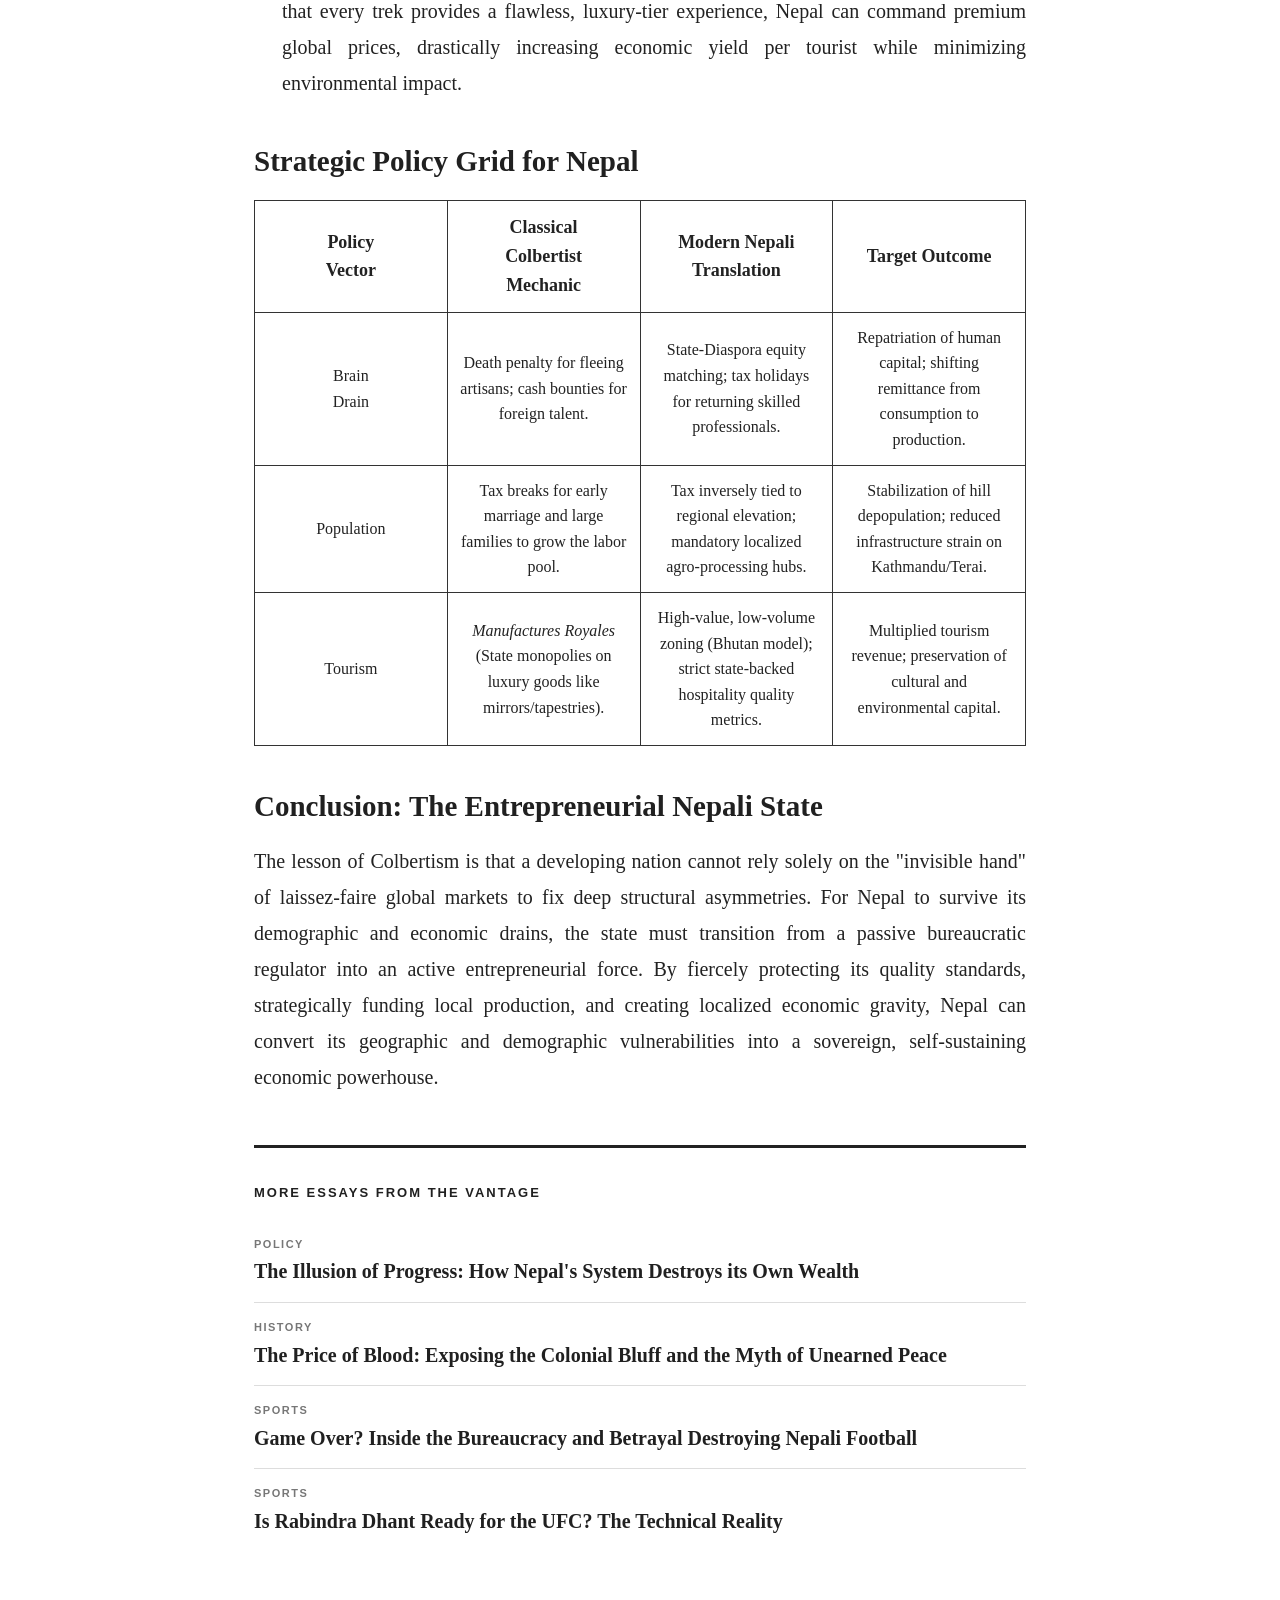
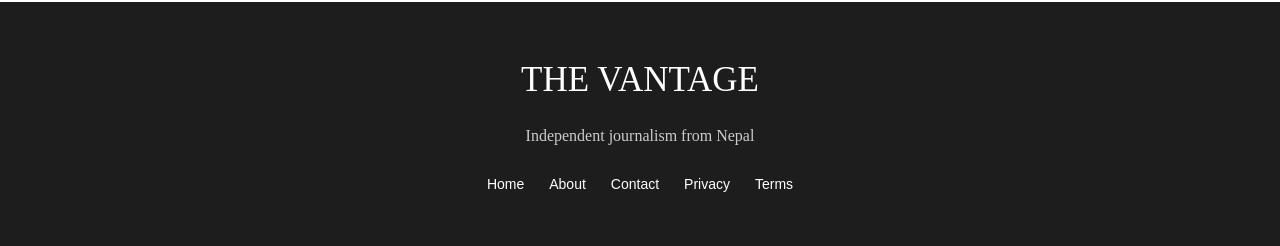
<file: european-secret.html>
<!DOCTYPE html>
<html lang="en">

<head>

    <meta charset="UTF-8">

    <meta name="viewport" content="width=device-width, initial-scale=1.0">
    <title>How Nepal Can Stop Youth Brain Drain & Fix Its Economy | The Vantage</title>
    <meta name="description" content="How a 400-year-old European policy model can help Nepal reverse youth brain drain, manage population shifts, and build high-value tourism.">
    <link rel="canonical" href="https://pokharelyogesh.com.np/european-secret">

        <!-- Open Graph / Social Share Preview -->
    <meta property="og:type" content="article">
    <meta property="og:site_name" content="The Vantage">
    <meta property="og:title" content="The 400-Year-Old European Secret That Can Save Nepal">
    <meta property="og:description" content="How a 400-year-old European policy model can help Nepal reverse youth brain drain, manage population shifts, and build high-value tourism.">
    <meta property="og:url" content="https://pokharelyogesh.com.np/european-secret">
    <meta property="og:image" content="https://pokharelyogesh.com.np/images/imagine%20nepal.png">
    <meta name="twitter:card" content="summary_large_image">

    <!-- Article Structured Data -->
    <script type="application/ld+json">
    {
      "@context": "https://schema.org",
      "@type": "Article",
      "headline": "The 400-Year-Old European Secret That Can Save Nepal",
      "image": [
        "https://pokharelyogesh.com.np/images/imagine%20nepal.png"
      ],
      "datePublished": "2026-10-02T08:00:00+05:45",
      "dateModified": "2026-10-02T08:00:00+05:45",
      "author": [{
        "@type": "Person",
        "name": "Yogesh Pokharel",
        "url": "https://pokharelyogesh.com.np"
      }],
      "publisher": {
        "@type": "Organization",
        "name": "The Vantage",
        "logo": {
          "@type": "ImageObject",
          "url": "https://pokharelyogesh.com.np/images/Favicon.png"
        }
      }
    }
    </script>


    <!-- Favicon -->
    <link rel="icon" type="image/png" sizes="96x96" href="/images/Favicon.png">
    <link rel="icon" type="image/png" sizes="48x48" href="/images/Favicon.png">
    <link rel="apple-touch-icon" sizes="180x180" href="/images/Favicon.png">

    <!-- Main CSS -->
    <link rel="stylesheet" href="style.css">

    <!-- Font Awesome -->
    <link rel="stylesheet"
        href="https://cdnjs.cloudflare.com/ajax/libs/font-awesome/6.5.2/css/all.min.css">

</head>


<body>


    <!-- =====================================================
        TOP NAVBAR
    ====================================================== -->

    <header class="top-navbar">

        <!-- Menu -->
        <button class="menu-btn" type="button">
            <i class="fa-solid fa-bars"></i>
        </button>


        <!-- Brand -->
        <a href="/" class="brand">
            THE VANTAGE
        </a>


        <!-- Right Icons -->
        <div class="nav-icons">

            <i class="fa-solid fa-user"></i>

            <i class="fa-solid fa-magnifying-glass"></i>

        </div>

    </header>



    <!-- =====================================================
        DATE + WEATHER
    ====================================================== -->

    <div class="top-header">

        <!-- Date -->
        <div class="date" id="current-date">
            Loading date...
        </div>


        <!-- Weather -->
        <div class="weather">

            <div class="weather-main">

                <span id="weather-icon">
                    🌤️
                </span>

                <span id="temperature">
                    Loading...
                </span>

                <span id="city">
                    Kathmandu
                </span>

            </div>


            <div class="weather-details">

                <div id="weather-description">
                    Loading weather...
                </div>

                <div class="air-quality-text">

                    Air Quality in Kathmandu:

                    <strong id="air-quality">
                        --
                    </strong>

                </div>

            </div>

        </div>

    </div>



    <!-- =====================================================
         ARTICLE
    ====================================================== -->

    <main class="single-article">


        <!-- BACK TO HOME -->

        <a href="/" class="back-button">

            <i class="fa-solid fa-arrow-left"></i>

            Back to Home

        </a>



        <!-- CATEGORY -->

        <p class="article-category">
            POLICY
        </p>



        <!-- TITLE -->

        <h1 class="article-title">

            The 400-Year-Old European Secret That Can Save Nepal

        </h1>



        <!-- AUTHOR -->

        <p class="article-author">

            By Yogesh Pokharel

        </p>



        <!-- DATE -->

        <p class="article-date">

            October 2, 2026

        </p>



        <!-- MAIN IMAGE -->

        <img
            class="article-main-image"
            src="images/imagine nepal.png"
            alt="The 400-Year-Old European Secret That Can Save Nepal"
        >



        <!-- =================================================
            ARTICLE CONTENT
        ================================================== -->

        <div class="article-content">

            <h2>
                A Strategic Policy Proposal on Managing Brain Drain, Population Dynamics and High-Value Tourism
            </h2>

            <h2>
                Executive Summary
            </h2>


            <p>
                Colbertism, the 17th-century economic doctrine of state-directed capitalism, import substitution and
                aggressive human capital management, offers a compelling historical blueprint for contemporary developing 
                nations. Nepal currently faces a triad of interconnected structural crises: a severe "brain drain" of its youth 
                and educated middle class, highly uneven regional population densities fueled by rural-to-urban migration, and an 
                under-monetized tourism sector. By extracting the core mechanics of Colbertism: state-led high-value monopolies, aggressive 
                repatriation of skills, and hyper-regulation for quality, and modernizing them for a democratic, globalized 21st century, Nepal
                can pivot from a remittance-dependent consumption economy to a high-value sovereign manufacturing and service hub.
            </p>

            <h2>
                Part I: The Mechanics of Classical Colbertism
            </h2>


            <p>
                To apply Colbertism to Nepal, we must first isolate its core operational
                pillars as engineered by Jean-Baptiste Colbert under King Louis XIV of France:
            </p>

            <ol>
                <li>
                    <strong>State-Directed Industrialization (Manufactures Royales): </strong>Recognizing that the private sector
                    lacked the capital to compete globally, the state directly funded, chartered, and protected core industries (e.g., Saint-Gobain for luxury glass, Gobelins for tapestries).
                </li>

                <li>
                    <strong>Aggressive Anti-Brain Drain Measures: </strong>Colbert made it a capital offense for master artisans (like Venetian glassmakers or French shipwrights) to leave the country 
                    or export domestic technical secrets. Conversely, he used cash bounties to lure foreign talent in.
                </li>
                <li>
                    <strong>Hyper-Standardization & Quality Controls: </strong>The state enforced meticulous regulations on manufacturing outputs through heavily state-backed guilds. "Made in France"
                    became an absolute premium brand, allowing the state to command high prices externally while hoarding gold (specie) domestically.
                </li>
                <li>
                    <strong>Demographic Maximization: </strong>Colbert viewed a large, industrious domestic population as the foundational engine of state revenue and industrial output. He implemented tax 
                    exemptions for early marriages and large families to rapidly scale the domestic labor pool.
                </li>
            </ol>


            <h2>
                Part II: The Contemporary Nepali Crisis Matrix
            </h2>


            <p>
                Nepal’s current economic model is structurally unsustainable, 
                characterized by three major friction points:
            </p>


            <ol>
                <li>
                    <strong>The Remittance Trap & Brain Drain: </strong>Nepal’s primary export is its youth. Over 2,000 young Nepalis
                    leave the country daily for labor in the Gulf/Malaysia or higher education in the West. While remittances account for nearly 
                    23-25% of GDP, this capital is spent almost entirely on imported consumption goods rather than domestic capital accumulation. 
                    The nation is effectively exporting its productive labor and importing inflation.
                </li>
                <li>
                    <strong>Uneven Population Density & Urban Asymmetry:</strong>The Kathmandu Valley and the Terai plains are experiencing unsustainable 
                    surges in population density, overwhelming infrastructure, inflating land prices, and choking local ecosystems. Meanwhile, the middle hills 
                    and Himalayan regions are suffering from severe depopulation, leaving agricultural terraces abandoned and turning once-vibrant villages into ghost towns.
                </li>

                <li>
                    <strong>The High-Volume, Low-Yield Tourism Deficit: </strong>Nepal possesses world-class natural capital (the Himalayas) and cultural heritage. However, 
                    its tourism strategy leans heavily toward low-budget backpacker tourism or poorly regulated trekking. The country suffers from a lack of state-enforced premium standards, 
                    resulting in under-monetization where environmental degradation outpaces economic retention.
                </li>
            </ol>


            <h2>
                Part III: Translating Colbertism to Modern Nepal
            </h2>


            <p>
                Nepal cannot adopt 17th-century authoritarianism, but it can aggressively
                deploy Democratic Colbertism: a framework where the state acts as an entrepreneurial strategist, 
                venture capitalist and strict quality guarantor.
            </p>


            <h2>
                1. Countering Brain Drain: "Reverse Colbertism" through State-Backed Incubation
            </h2>

            <p>
                Instead of attempting to physically lock citizens within borders, modern Nepal must 
                use economic incentives to trigger a reverse brain drain, matching Colbert’s historical methods of talent poaching:
            </p>

            <ol>
                <li>
                    <strong>The "Janakpur-to-Biratnagar" Special Economic Corridors:</strong>The state must directly charter modern tech and 
                    industrial hubs, offering 10-year corporate tax holidays, subsidized high-speed internet and state-guaranteed electricity to 
                    returning diaspora professionals who establish local tech firms, engineering consultancies or advanced agro-processing plants.
                </li>
                <li>
                    <strong>Sovereign Venture Capital: </strong>Emulating the Manufactures Royales, the Government of Nepal should establish a state-backed 
                    venture fund targeted exclusively at co-financing startups initiated by returning migrants. By matching diaspora capital, the state converts
                    consumption-based remittance into productive industrial equity.
                </li>
            </ol>

            <h2>
                2.	Balancing Population Density: Regional Industrial Specialization
            </h2>


            <p>
                To decentralize Kathmandu, Nepal must use state mandates to distribute industrial specialization across its geographic zones, anchoring
                populations to their native provinces:
            </p>


            <ol>
                <li>
                    <strong>The Hill Eco-Processing Mandate: </strong>The state should enforce a ban on exporting raw, unprocessed high-value cash crops 
                    (orthodox tea, cardamom, and medicinal herbs/Yarsagumba) out of the hill provinces. By mandating that processing, packaging and branding 
                    occur within state-funded facilities in the hills, the state creates local, high-paying jobs, directly stabilizing regional population densities.
                </li>
                <li>
                    <strong>Infrastructure Incentives: </strong>Tie corporate tax rates to geographic elevation. A manufacturing firm operating in the underpopulated mid-hills 
                    should face a 5% corporate tax rate, compared to 25% in the saturated Kathmandu Valley, using market mechanics to redistribute the domestic labor force.
                </li>
            </ol>


            <h2>
                3.	Transforming Tourism: The "Saint-Gobain" Premium Model
            </h2>


            <p>
                Colbert transformed French manufacturing into a global luxury monopoly. 
                Nepal must take the same approach with its tourism sector by transitioning from a 
                budget destination to a premium, high-yield sovereign brand.
            </p>


            <ol>
                <li>
                    <strong>State-Enforced Premium Corridors: </strong>Establish strict, high-end zoning regulations for elite Himalayan circuits (e.g. Upper Mustang, Khumbu, Dolpo). 
                    The state should mandate minimum daily spending requirements for foreign tourists in these zones (e.g. $200–$300/day), matching Bhutan's model.
                </li>

                <li>
                    <strong>National Hospitality Guilds: </strong>Implement rigid, state-monitored certification programs for lodges, guides, and porters. Establish a state-owned hospitality 
                    training academy that sets uncompromisable standards for hygiene, eco-preservation, and service quality. By ensuring that every trek provides a flawless, luxury-tier experience, 
                    Nepal can command premium global prices, drastically increasing economic yield per tourist while minimizing environmental impact.
                </li>
            </ol>

            <h2>
                Strategic Policy Grid for Nepal
            </h2>

            <table>

    <tr>
        <th>Policy<br>Vector</th>

        <th>
            Classical<br>
            Colbertist<br>
            Mechanic
        </th>

        <th>
            Modern Nepali<br>
            Translation
        </th>

        <th>Target Outcome</th>
    </tr>

    <tr>
        <td>Brain<br>Drain</td>

        <td>
            Death penalty for fleeing artisans;
            cash bounties for foreign talent.
        </td>

        <td>
            State-Diaspora equity matching;
            tax holidays for returning skilled
            professionals.
        </td>

        <td>
            Repatriation of human capital;
            shifting remittance from consumption
            to production.
        </td>
    </tr>

    <tr>
        <td>Population</td>

        <td>
            Tax breaks for early marriage
            and large families to grow the labor pool.
        </td>

        <td>
            Tax inversely tied to regional elevation;
            mandatory localized agro-processing hubs.
        </td>

        <td>
            Stabilization of hill depopulation;
            reduced infrastructure strain on
            Kathmandu/Terai.
        </td>
    </tr>

    <tr>
        <td>Tourism</td>

        <td>
            <i>Manufactures Royales</i>
            (State monopolies on luxury goods
            like mirrors/tapestries).
        </td>

        <td>
            High-value, low-volume zoning
            (Bhutan model); strict state-backed
            hospitality quality metrics.
        </td>

        <td>
            Multiplied tourism revenue;
            preservation of cultural and
            environmental capital.
        </td>
    </tr>

</table>


<h2>
    Conclusion: The Entrepreneurial Nepali State
</h2>

<p>
    The lesson of Colbertism is that a developing nation
    cannot rely solely on the "invisible hand" of laissez-faire global markets to 
    fix deep structural asymmetries. For Nepal to survive its demographic and economic drains, 
    the state must transition from a passive bureaucratic regulator into an active entrepreneurial force. 
    By fiercely protecting its quality standards, strategically funding local production, and creating localized 
    economic gravity, Nepal can convert its geographic and demographic vulnerabilities into a sovereign, self-sustaining 
    economic powerhouse. 
</p>


        </div>

        <!-- =================================================
        READ NEXT
        ================================================== -->
        <section class="article-bottom-section">

            <div class="read-next-box">
                <h3 class="read-next-heading">MORE ESSAYS FROM THE VANTAGE</h3>
                <ul class="read-next-list">
                    <li>
                        <span class="read-next-category">POLICY</span>
                        <a href="/illusion-of-progress">The Illusion of Progress: How Nepal's System Destroys its Own Wealth</a>
                    </li>
                    <li>
                        <span class="read-next-category">HISTORY</span>
                        <a href="/price-of-blood">The Price of Blood: Exposing the Colonial Bluff and the Myth of Unearned Peace</a>
                    </li>
                    <li>
                        <span class="read-next-category">SPORTS</span>
                        <a href="/game-over">Game Over? Inside the Bureaucracy and Betrayal Destroying Nepali Football</a>
                    </li>
                    <li>
                        <span class="read-next-category">SPORTS</span>
                        <a href="/is-dhant-ufc-ready">Is Rabindra Dhant Ready for the UFC? The Technical Reality</a>
                    </li>
                </ul>
            </div>

            </section>

    </main>



    <!-- =====================================================
        FOOTER
    ====================================================== -->

    <footer>

        <div class="footer-brand">
            THE VANTAGE
        </div>


        <p>
            Independent journalism from Nepal
        </p>


        <div class="footer-links">

            <a href="/">
                Home
            </a>

            <a href="/about">
                About
            </a>

            <a href="/contact">
                Contact
            </a>

            <a href="#">
                Privacy
            </a>

            <a href="#">
                Terms
            </a>

        </div>

    </footer>



    <!-- =====================================================
        JAVASCRIPT
    ====================================================== -->

    <script src="script.js"></script>

</body>

</html>
</file>
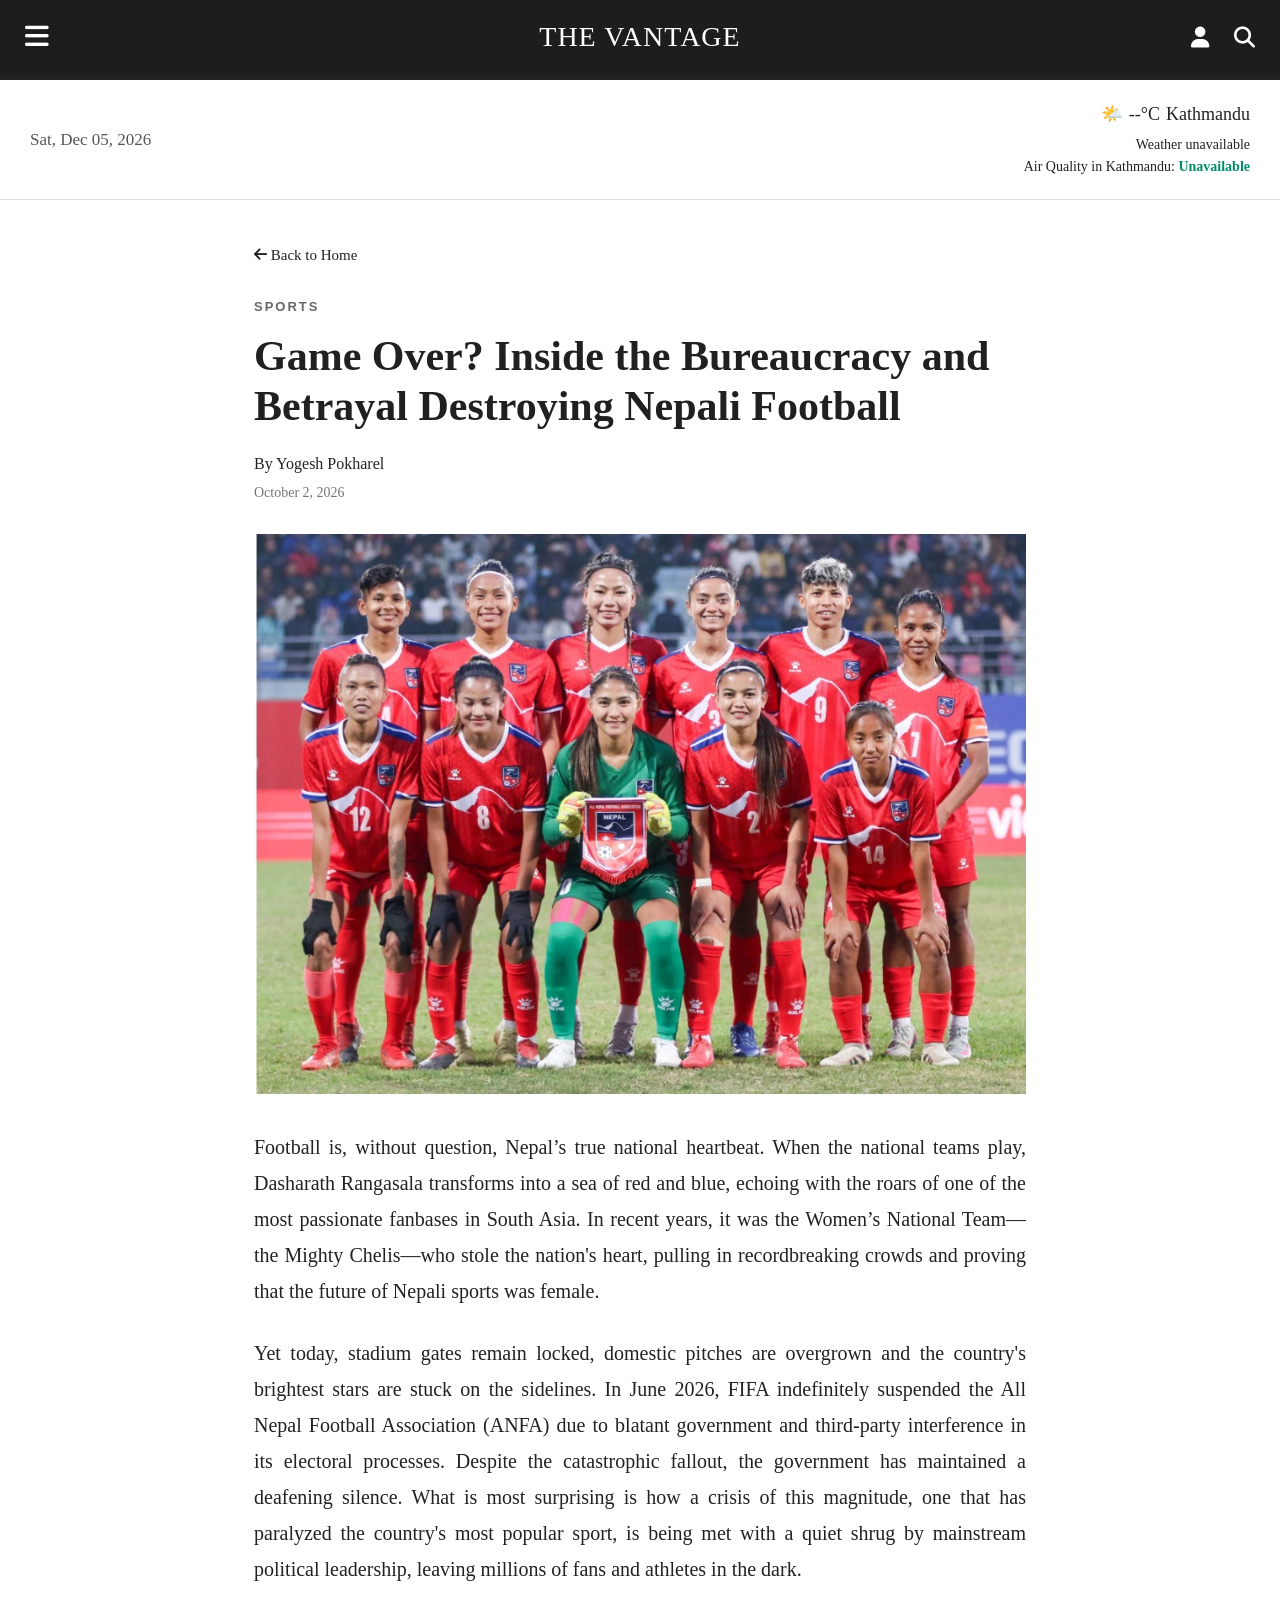
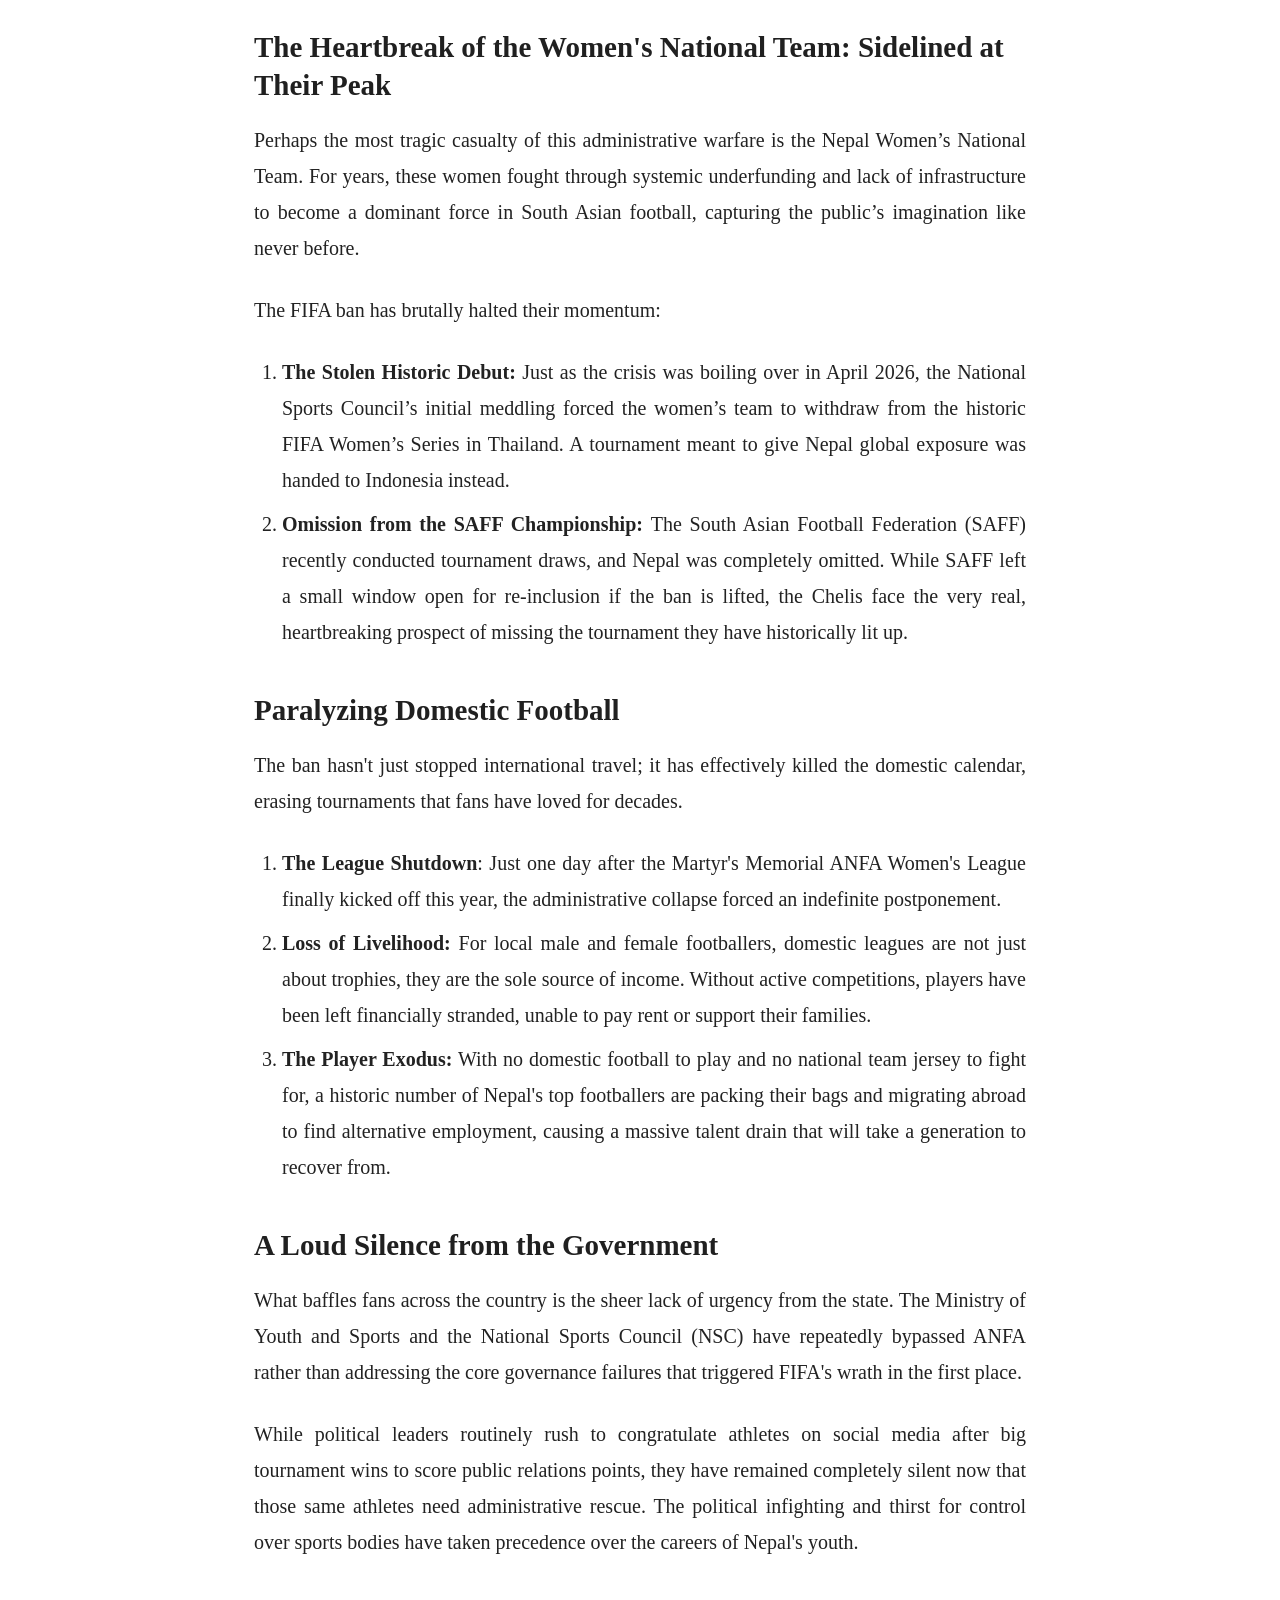
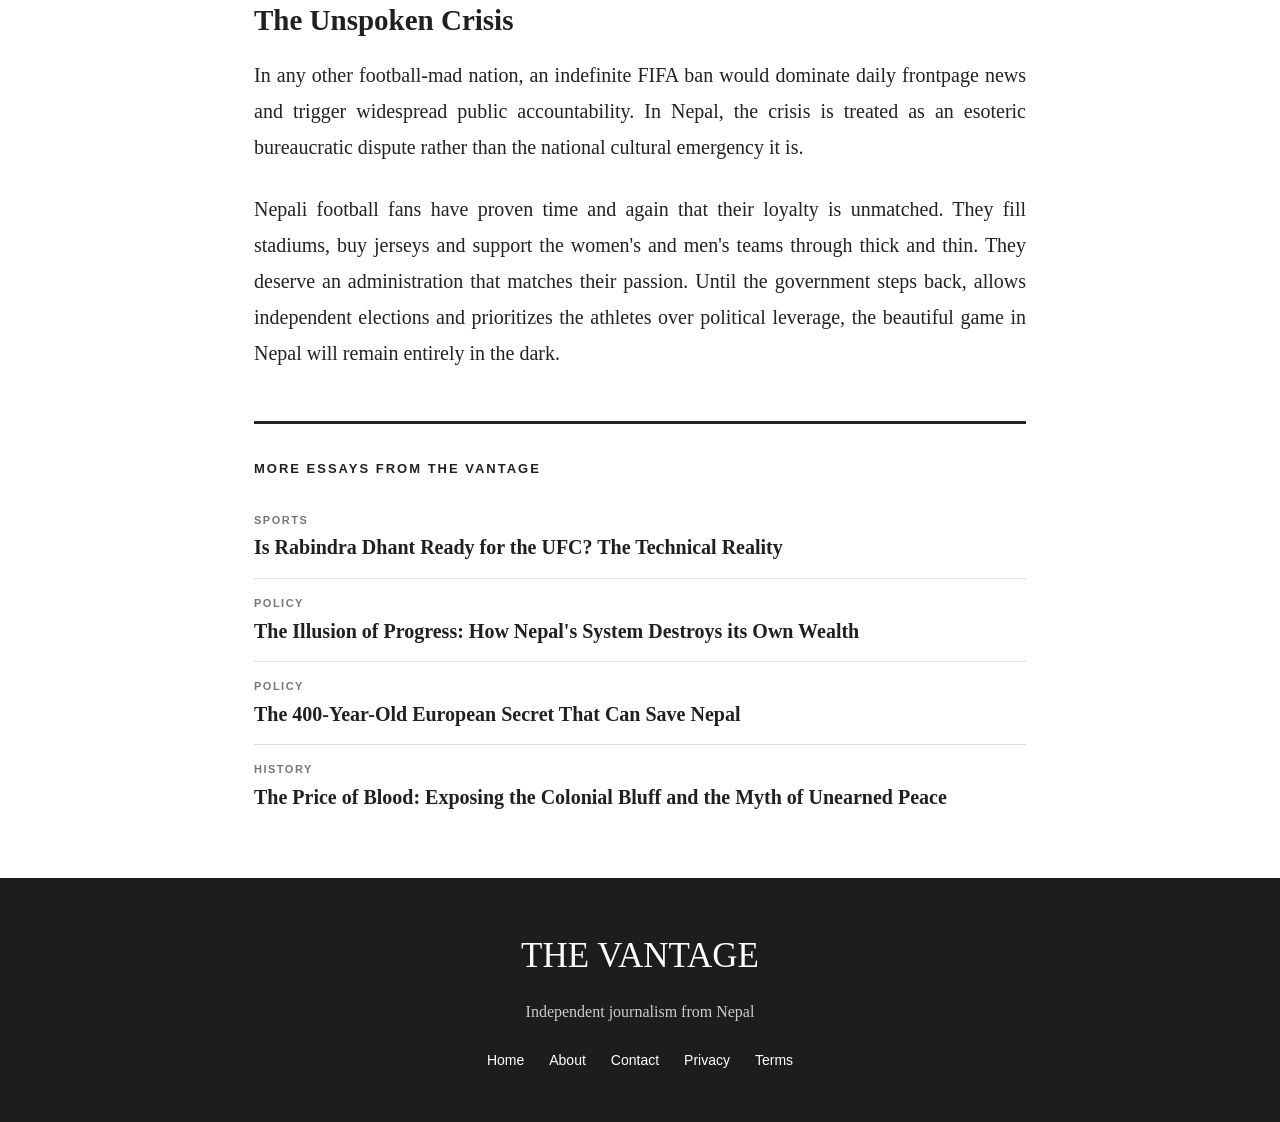
<file: game-over.html>
<!DOCTYPE html>
<html lang="en">

<head>

    <meta charset="UTF-8">

    <meta name="viewport" content="width=device-width, initial-scale=1.0">

    <title>FIFA Ban on Nepal Football: Inside the ANFA Suspension, NSC Meddling & SAFF Omission | The Vantage</title>
    <meta name="description" content="How National Sports Council interference triggered FIFA's indefinite ban on ANFA, sidelining Nepal's Women's National Team from the SAFF Championship and stalling domestic leagues.">
    <link rel="canonical" href="https://pokharelyogesh.com.np/game-over">

        <!-- Open Graph / Social Share Preview -->
    <meta property="og:type" content="article">
    <meta property="og:site_name" content="The Vantage">
    <meta property="og:title" content="Game Over? Inside the Bureaucracy and Betrayal Destroying Nepali Football">
    <meta property="og:description" content="How National Sports Council interference triggered FIFA's indefinite ban on ANFA, sidelining Nepal's Women's National Team from the SAFF Championship and stalling domestic leagues.">
    <meta property="og:url" content="https://pokharelyogesh.com.np/game-over">
    <meta property="og:image" content="https://pokharelyogesh.com.np/images/football.webp">
    <meta name="twitter:card" content="summary_large_image">

    <!-- Article Structured Data -->
    <script type="application/ld+json">
    {
      "@context": "https://schema.org",
      "@type": "NewsArticle",
      "headline": "Game Over? Inside the Bureaucracy and Betrayal Destroying Nepali Football",
      "image": [
        "https://pokharelyogesh.com.np/images/football.webp"
      ],
      "datePublished": "2026-10-02T08:00:00+05:45",
      "dateModified": "2026-10-02T08:00:00+05:45",
      "author": [{
        "@type": "Person",
        "name": "Yogesh Pokharel",
        "url": "https://pokharelyogesh.com.np/"
      }],
      "publisher": {
        "@type": "Organization",
        "name": "The Vantage",
        "logo": {
          "@type": "ImageObject",
          "url": "https://pokharelyogesh.com.np/images/Favicon.png"
        }
      }
    }
    </script>

    <!-- Favicon -->
    <link rel="icon" type="image/png" sizes="96x96" href="/images/Favicon.png">
    <link rel="icon" type="image/png" sizes="48x48" href="/images/Favicon.png">
    <link rel="apple-touch-icon" sizes="180x180" href="/images/Favicon.png">
    
    <!-- Main CSS -->
    <link rel="stylesheet" href="style.css">

    <!-- Font Awesome -->
    <link rel="stylesheet"
        href="https://cdnjs.cloudflare.com/ajax/libs/font-awesome/6.5.2/css/all.min.css">

</head>


<body>


    <!-- =====================================================
        TOP NAVBAR
    ====================================================== -->

    <header class="top-navbar">

        <!-- Menu -->
        <button class="menu-btn" type="button">
            <i class="fa-solid fa-bars"></i>
        </button>


        <!-- Brand -->
        <a href="/" class="brand">
            THE VANTAGE
        </a>


        <!-- Right Icons -->
        <div class="nav-icons">

            <i class="fa-solid fa-user"></i>

            <i class="fa-solid fa-magnifying-glass"></i>

        </div>

    </header>



    <!-- =====================================================
        DATE + WEATHER
    ====================================================== -->

    <div class="top-header">

        <!-- Date -->
        <div class="date" id="current-date">
            Loading date...
        </div>


        <!-- Weather -->
        <div class="weather">

            <div class="weather-main">

                <span id="weather-icon">
                    🌤️
                </span>

                <span id="temperature">
                    Loading...
                </span>

                <span id="city">
                    Kathmandu
                </span>

            </div>


            <div class="weather-details">

                <div id="weather-description">
                    Loading weather...
                </div>

                <div class="air-quality-text">

                    Air Quality in Kathmandu:

                    <strong id="air-quality">
                        --
                    </strong>

                </div>

            </div>

        </div>

    </div>



    <!-- =====================================================
        ARTICLE
    ====================================================== -->

    <main class="single-article">


        <!-- BACK TO HOME -->

        <a href="/" class="back-button">

            <i class="fa-solid fa-arrow-left"></i>

            Back to Home

        </a>



        <!-- CATEGORY -->

        <p class="article-category">
            SPORTS
        </p>



        <!-- TITLE -->

        <h1 class="article-title">
                Game Over? Inside the Bureaucracy and Betrayal Destroying Nepali Football
        </h1>



        <!-- AUTHOR -->

        <p class="article-author">

            By Yogesh Pokharel

        </p>



        <!-- DATE -->

        <p class="article-date">

            October 2, 2026

        </p>



        <!-- MAIN IMAGE -->

        <img
            class="article-main-image"
            src="images/football.webp"
            alt="Nepali Football Crisis and ANFA Bureaucracy"
        >



        <!-- =================================================
            ARTICLE CONTENT
        ================================================== -->

        <div class="article-content">


            <p>
                Football is, without question, Nepal’s true national 
                heartbeat. When the national teams play, Dasharath Rangasala transforms
                into a sea of red and blue, echoing with the roars of one of the most passionate fanbases in 
                South Asia. In recent years, it was the Women’s National Team—the Mighty Chelis—who stole the nation's heart,
                pulling in recordbreaking crowds and proving that the future of Nepali sports was female.
            </p>


            <p>
                Yet today, stadium gates remain locked, domestic pitches are overgrown and the country's brightest stars are 
                stuck on the sidelines. In June 2026, FIFA indefinitely suspended the All Nepal Football Association (ANFA) due to
                blatant government and third-party interference in its electoral processes. Despite the catastrophic fallout, the government
                has maintained a deafening silence. What is most surprising is how a crisis of this magnitude, one that has paralyzed the country's 
                most popular sport, is being met with a quiet shrug by mainstream political leadership, leaving millions of fans and athletes in the dark. 
            </p>

            <h2>
                The Heartbreak of the Women's National Team: Sidelined at Their Peak
            </h2>


            <p>
                Perhaps the most tragic casualty of this administrative warfare is the Nepal Women’s National Team. For years, these women fought through systemic 
                underfunding and lack of infrastructure to become a dominant force in South Asian football, capturing the public’s imagination like never before. 
            </p>


            <p>
                The FIFA ban has brutally halted their momentum: 
            </p>
            
            <ol>
                <li>
                    <strong>The Stolen Historic Debut:</strong> Just as the crisis was boiling over in April 2026, the National Sports Council’s initial meddling forced the
                    women’s team to withdraw from the historic FIFA Women’s Series in Thailand. A tournament meant to give Nepal global exposure was handed to Indonesia instead. 
                </li>

                <li>
                    <strong>Omission from the SAFF Championship: </strong>The South Asian Football Federation (SAFF) recently conducted tournament draws, and Nepal was completely omitted.
                    While SAFF left a small window open for re-inclusion if the ban is lifted, the Chelis face the very real, heartbreaking prospect of missing the tournament they have historically lit up. 
                </li>
            </ol>    

            <h2>
                Paralyzing Domestic Football 
            </h2>

            <p>
                The ban hasn't just stopped international travel; it has effectively killed the domestic calendar, erasing tournaments that fans have loved for decades. 
            </p>


            <ol>
                <li>
                    <strong>The League Shutdown</strong>: Just one day after the Martyr's Memorial ANFA Women's League finally kicked off this year, the administrative collapse forced an indefinite postponement. 
                </li>

                <li>
                    <strong>Loss of Livelihood:</strong> For local male and female footballers, domestic leagues are not just about trophies, they are the sole source of income. Without active competitions, players have been left financially stranded, unable to pay rent or support their families. 
                </li>
                <li>
                    <strong>The Player Exodus:</strong> With no domestic football to play and no national team jersey to fight for, a historic number of Nepal's top footballers are packing their bags and migrating abroad to find alternative employment, causing a massive talent drain that will take a generation to recover from. 
                </li>
            </ol>

            <h2>
                A Loud Silence from the Government 
            </h2>


            <p>
                What baffles fans across the country is the sheer lack of urgency from the state. The Ministry of Youth and Sports and the National Sports Council (NSC) have repeatedly bypassed ANFA rather than addressing the core governance failures that triggered FIFA's wrath in the first place. 
            </p>


            <p>
                While political leaders routinely rush to congratulate athletes on social media after big tournament wins to score public relations points, they have remained completely silent now that those same athletes need administrative rescue. The political
                infighting and thirst for control over sports bodies have taken precedence over the careers of Nepal's youth. 
            </p>

            <h2>
                The Unspoken Crisis 
            </h2>


            <p>
                In any other football-mad nation, an indefinite FIFA ban would dominate daily frontpage 
                news and trigger widespread public accountability. In Nepal, the crisis is treated as an esoteric bureaucratic
                dispute rather than the national cultural emergency it is. 
            </p>


            <p>
                Nepali football fans have proven time and again that their loyalty is unmatched. 
                They fill stadiums, buy jerseys and support the women's and men's teams through thick and thin. 
                They deserve an administration that matches their passion. Until the government steps back, allows independent 
                elections and prioritizes the athletes over political leverage, the beautiful game in Nepal will remain entirely in the dark.
            </p>


        </div>

        <!-- =================================================
             ABOUT & READ NEXT
        ================================================== -->
        <section class="article-bottom-section">

            <div class="read-next-box">
                <h3 class="read-next-heading">MORE ESSAYS FROM THE VANTAGE</h3>
                <ul class="read-next-list">
                    <li>
                        <span class="read-next-category">SPORTS</span>
                        <a href="/is-dhant-ufc-ready">Is Rabindra Dhant Ready for the UFC? The Technical Reality</a>
                    </li>
                    <li>
                        <span class="read-next-category">POLICY</span>
                        <a href="/illusion-of-progress">The Illusion of Progress: How Nepal's System Destroys its Own Wealth</a>
                    </li>
                    <li>
                        <span class="read-next-category">POLICY</span>
                        <a href="/european-secret">The 400-Year-Old European Secret That Can Save Nepal</a>
                    </li>
                    <li>
                        <span class="read-next-category">HISTORY</span>
                        <a href="/price-of-blood">The Price of Blood: Exposing the Colonial Bluff and the Myth of Unearned Peace</a>
                    </li>
                </ul>
            </div>

        </section>

    </main>



    <!-- =====================================================
        FOOTER
    ====================================================== -->

    <footer>

        <div class="footer-brand">
            THE VANTAGE
        </div>


        <p>
            Independent journalism from Nepal
        </p>


        <div class="footer-links">

            <a href="/">
                Home
            </a>

            <a href="/about">
                About
            </a>

            <a href="/contact">
                Contact
            </a>

            <a href="#">
                Privacy
            </a>

            <a href="#">
                Terms
            </a>

        </div>

    </footer>



    <!-- =====================================================
        JAVASCRIPT
    ====================================================== -->

    <script src="script.js"></script>

</body>

</html>
</file>
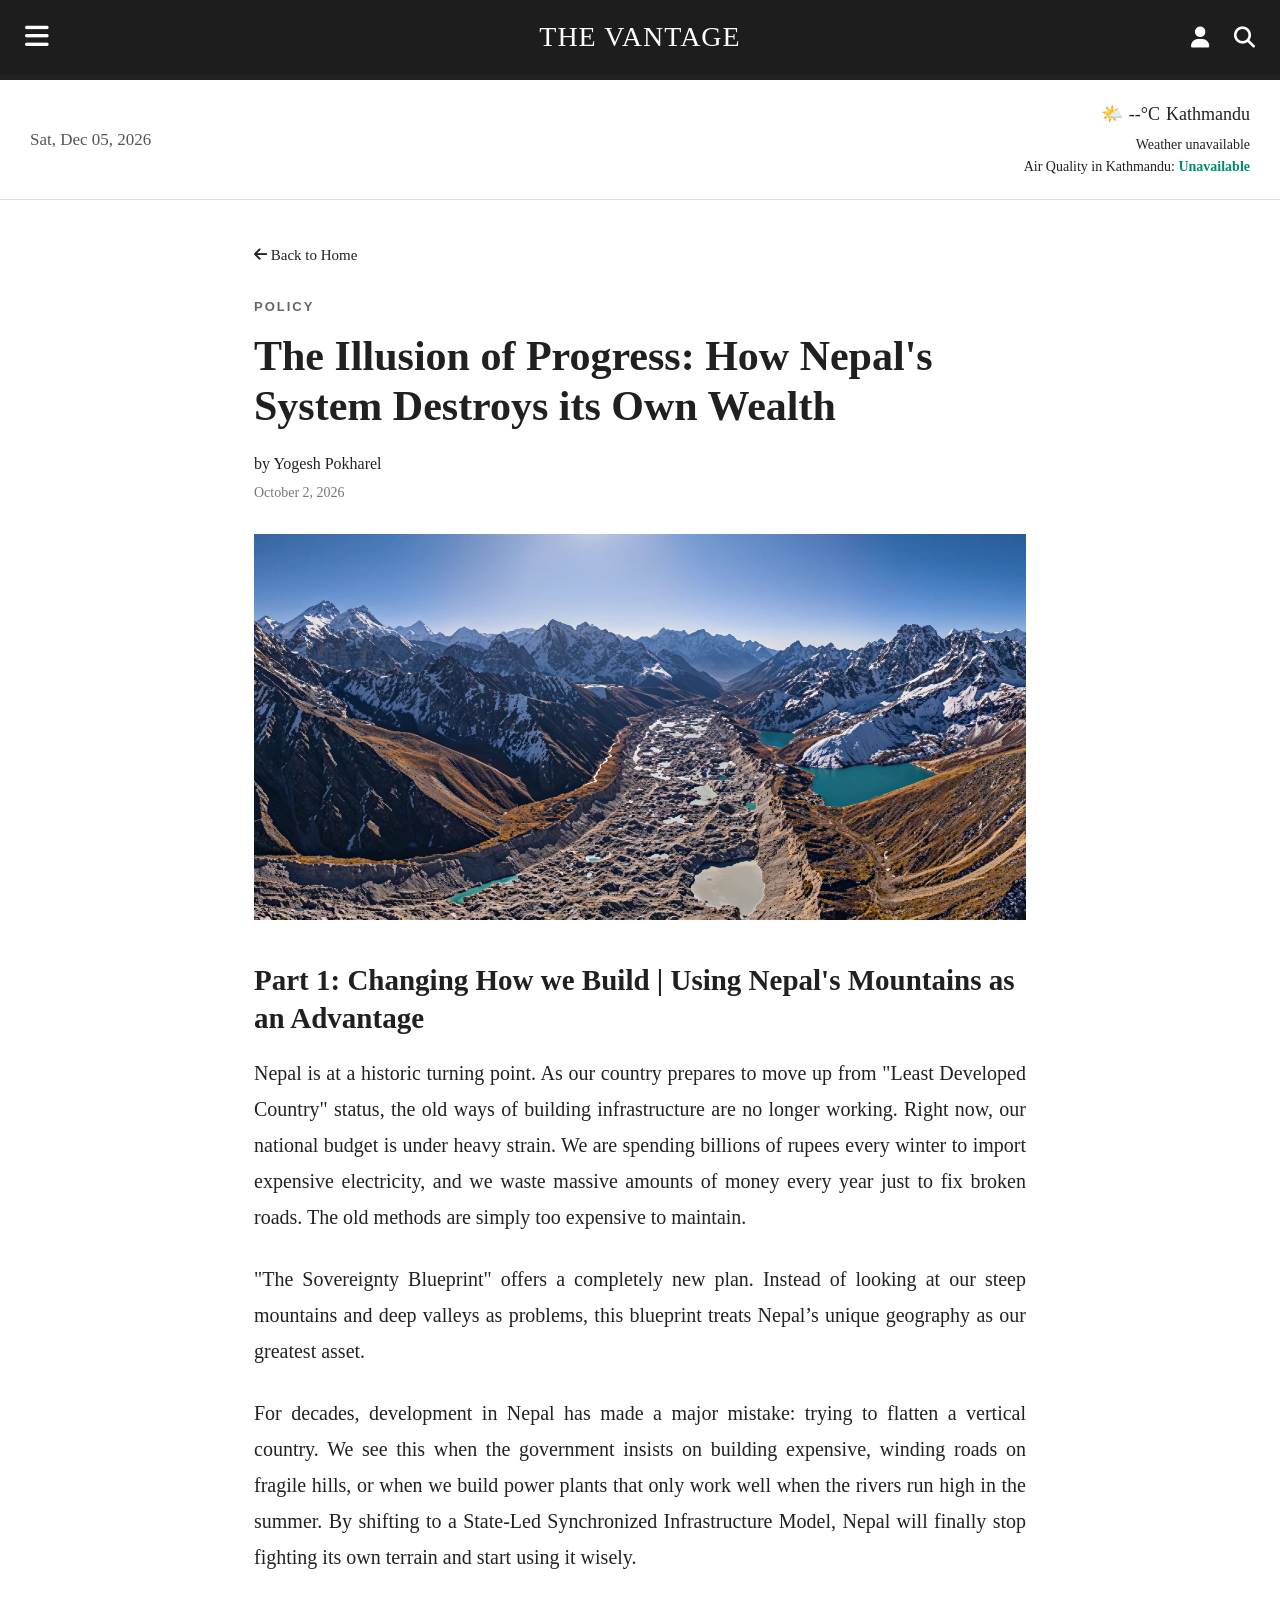
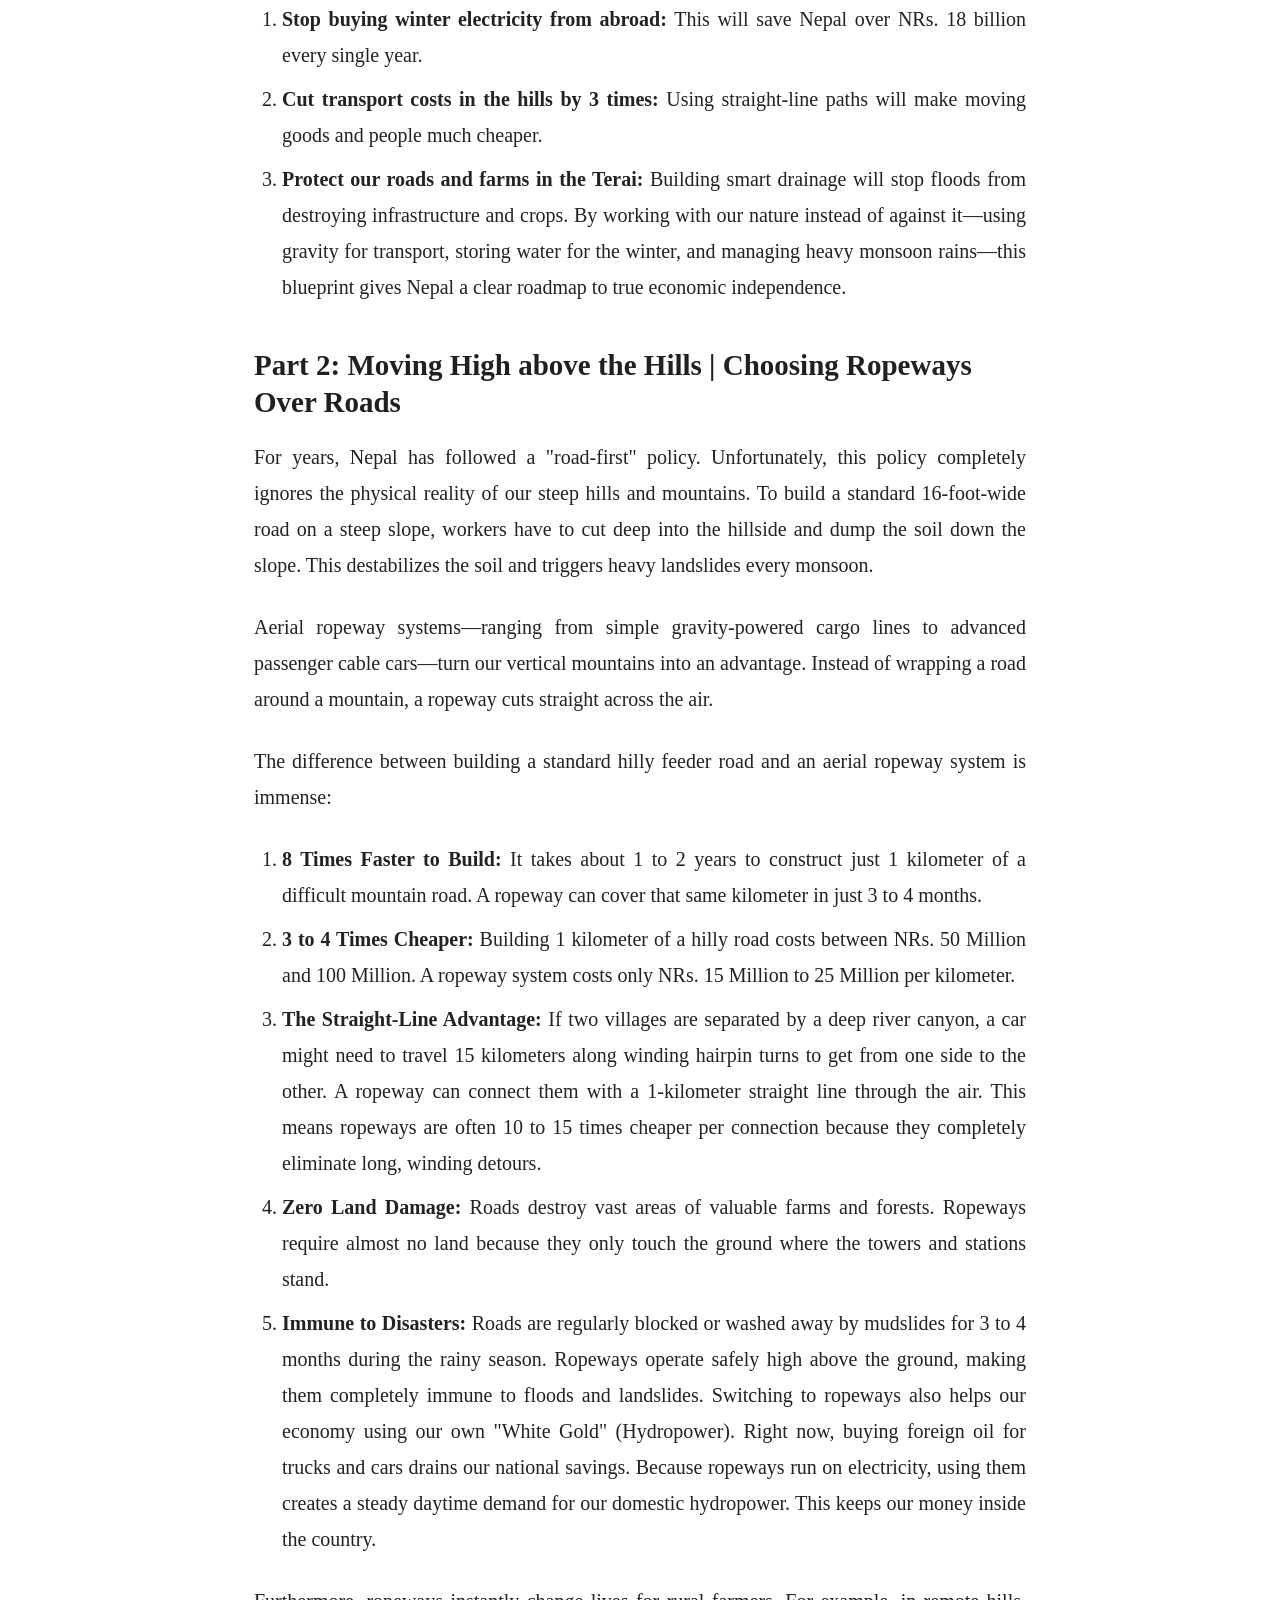
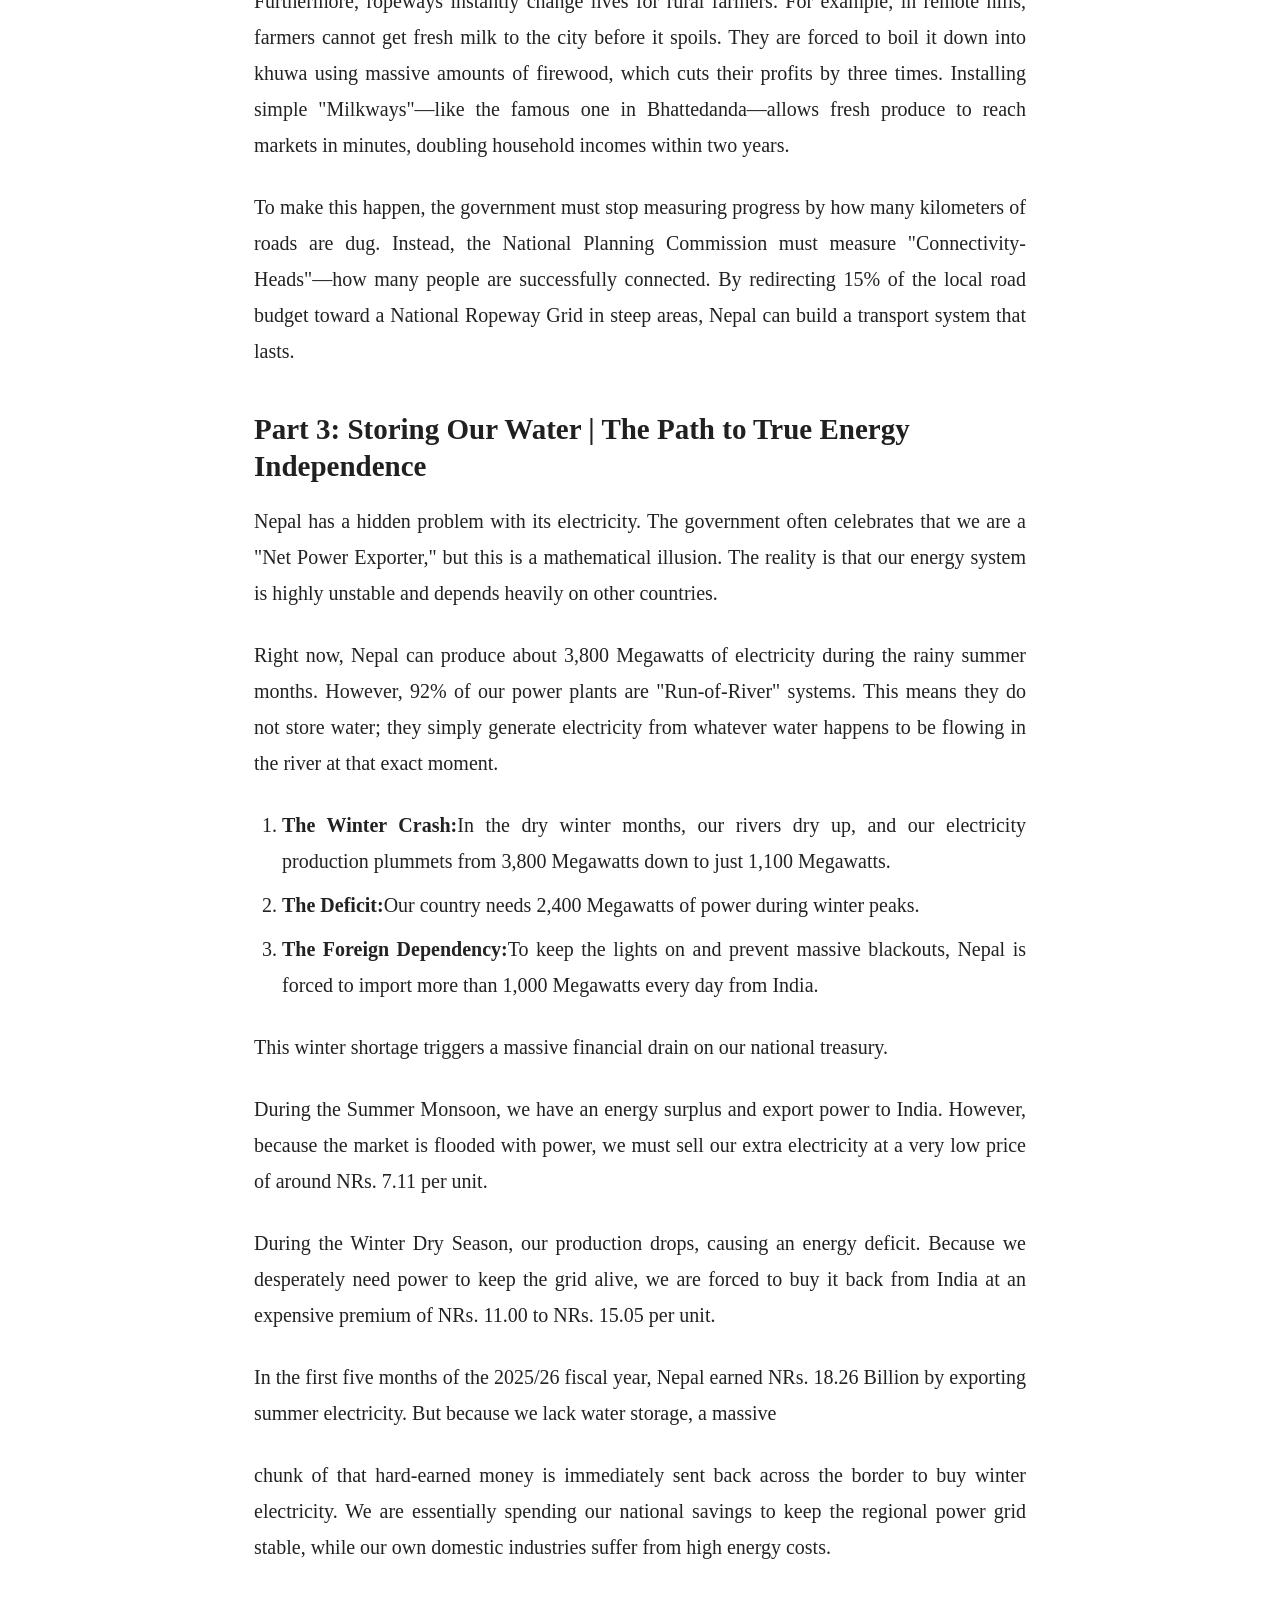
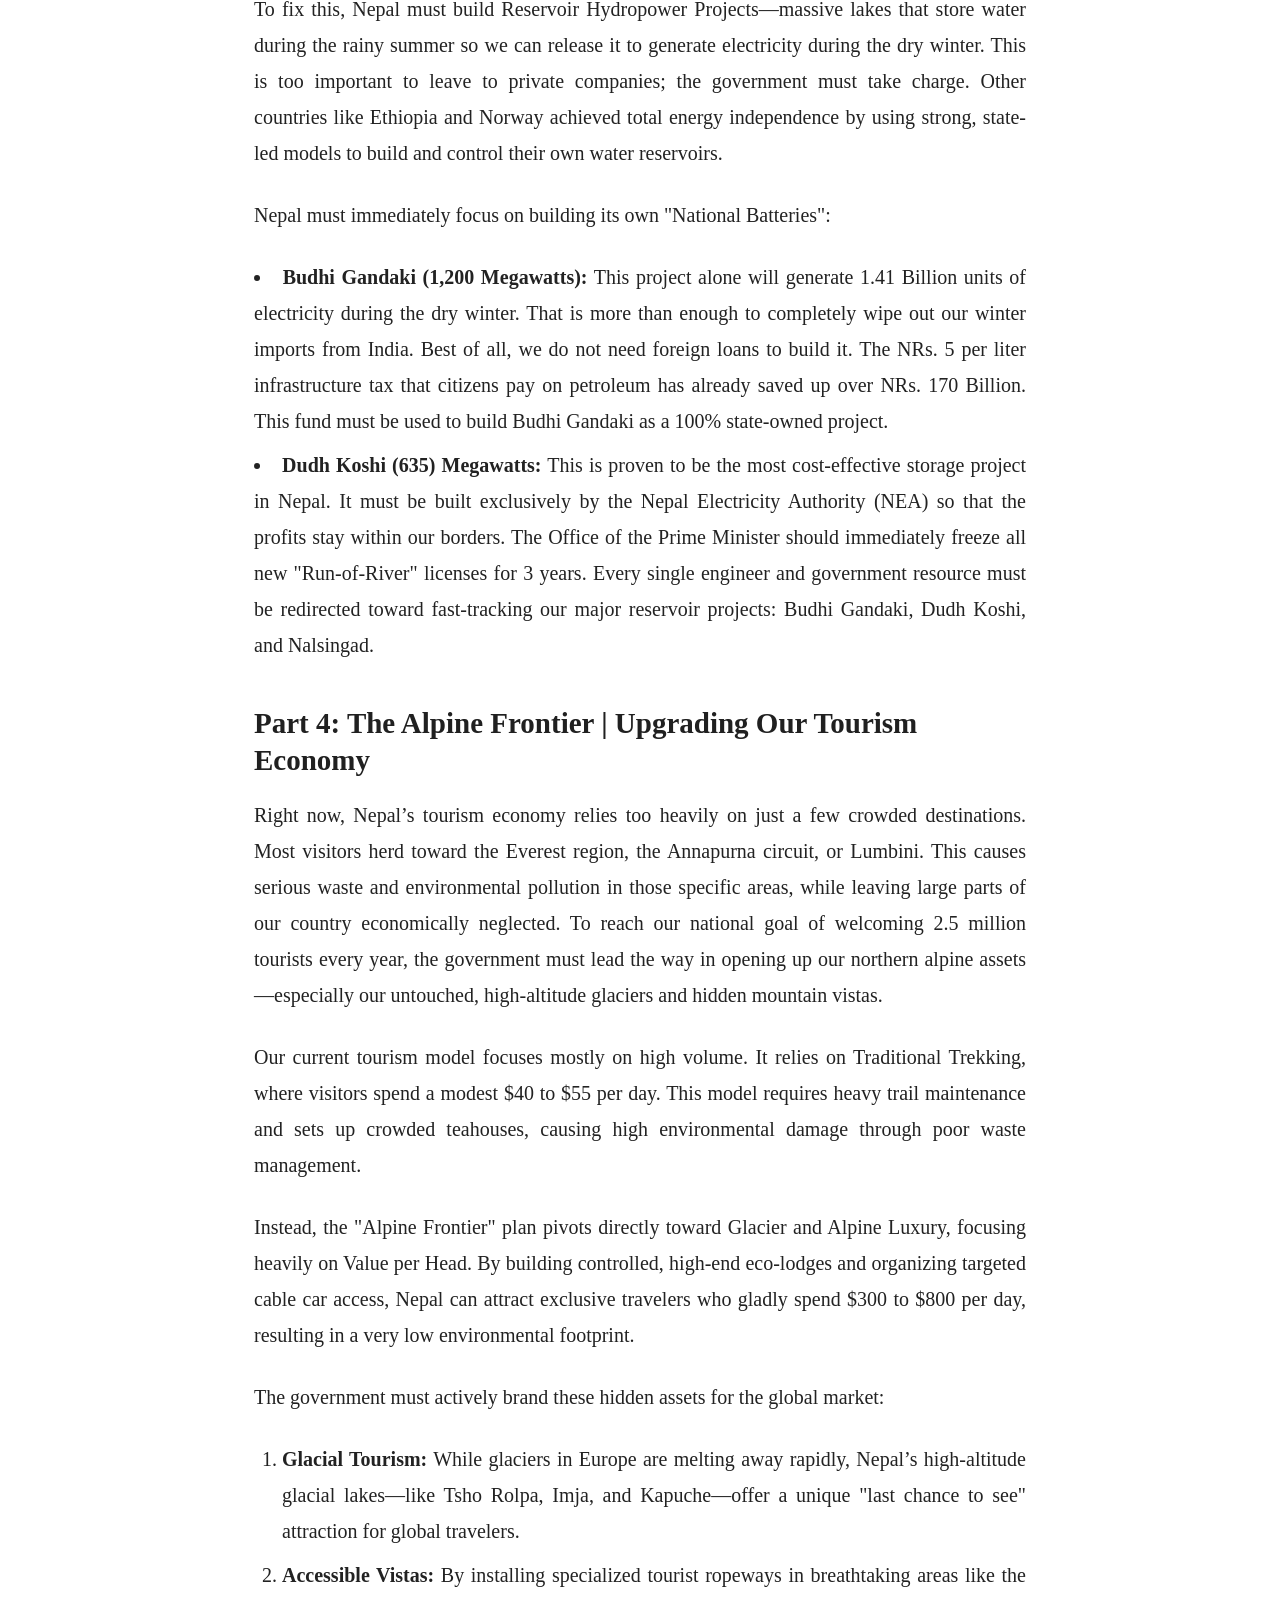
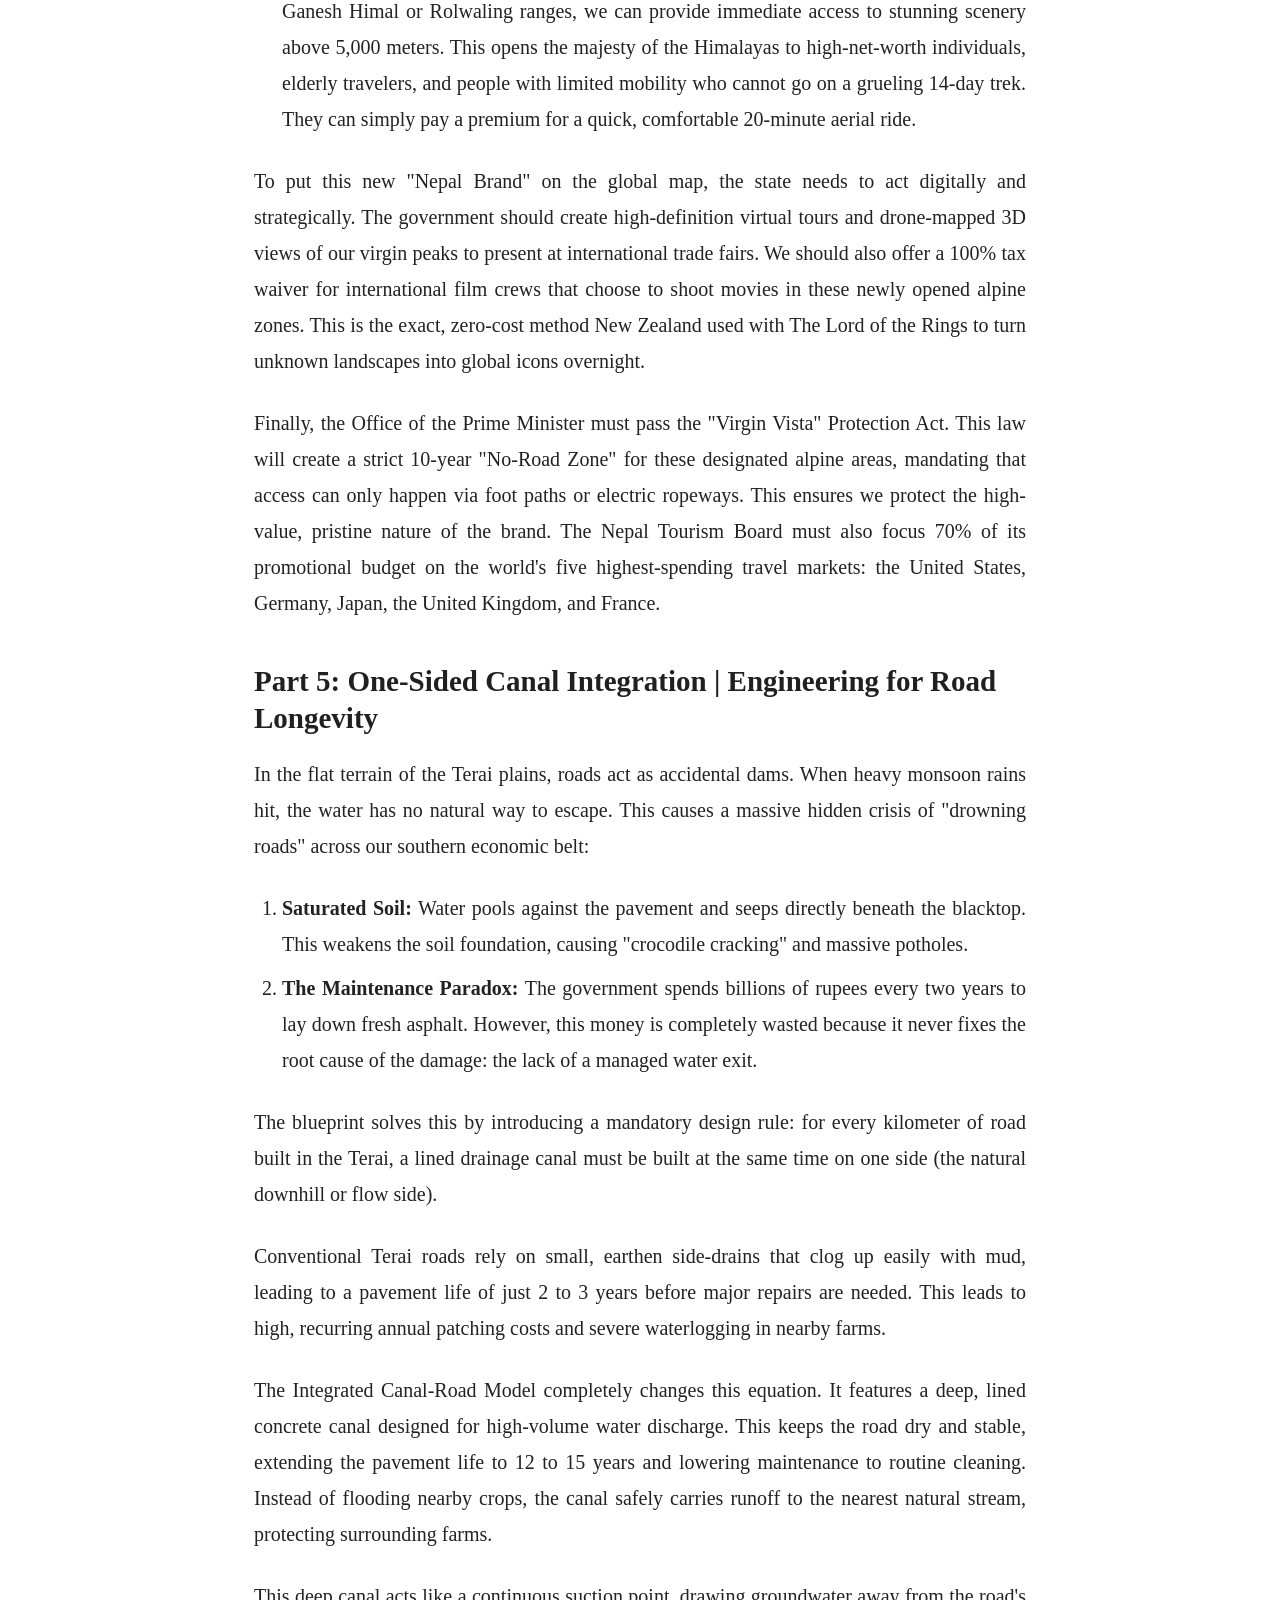
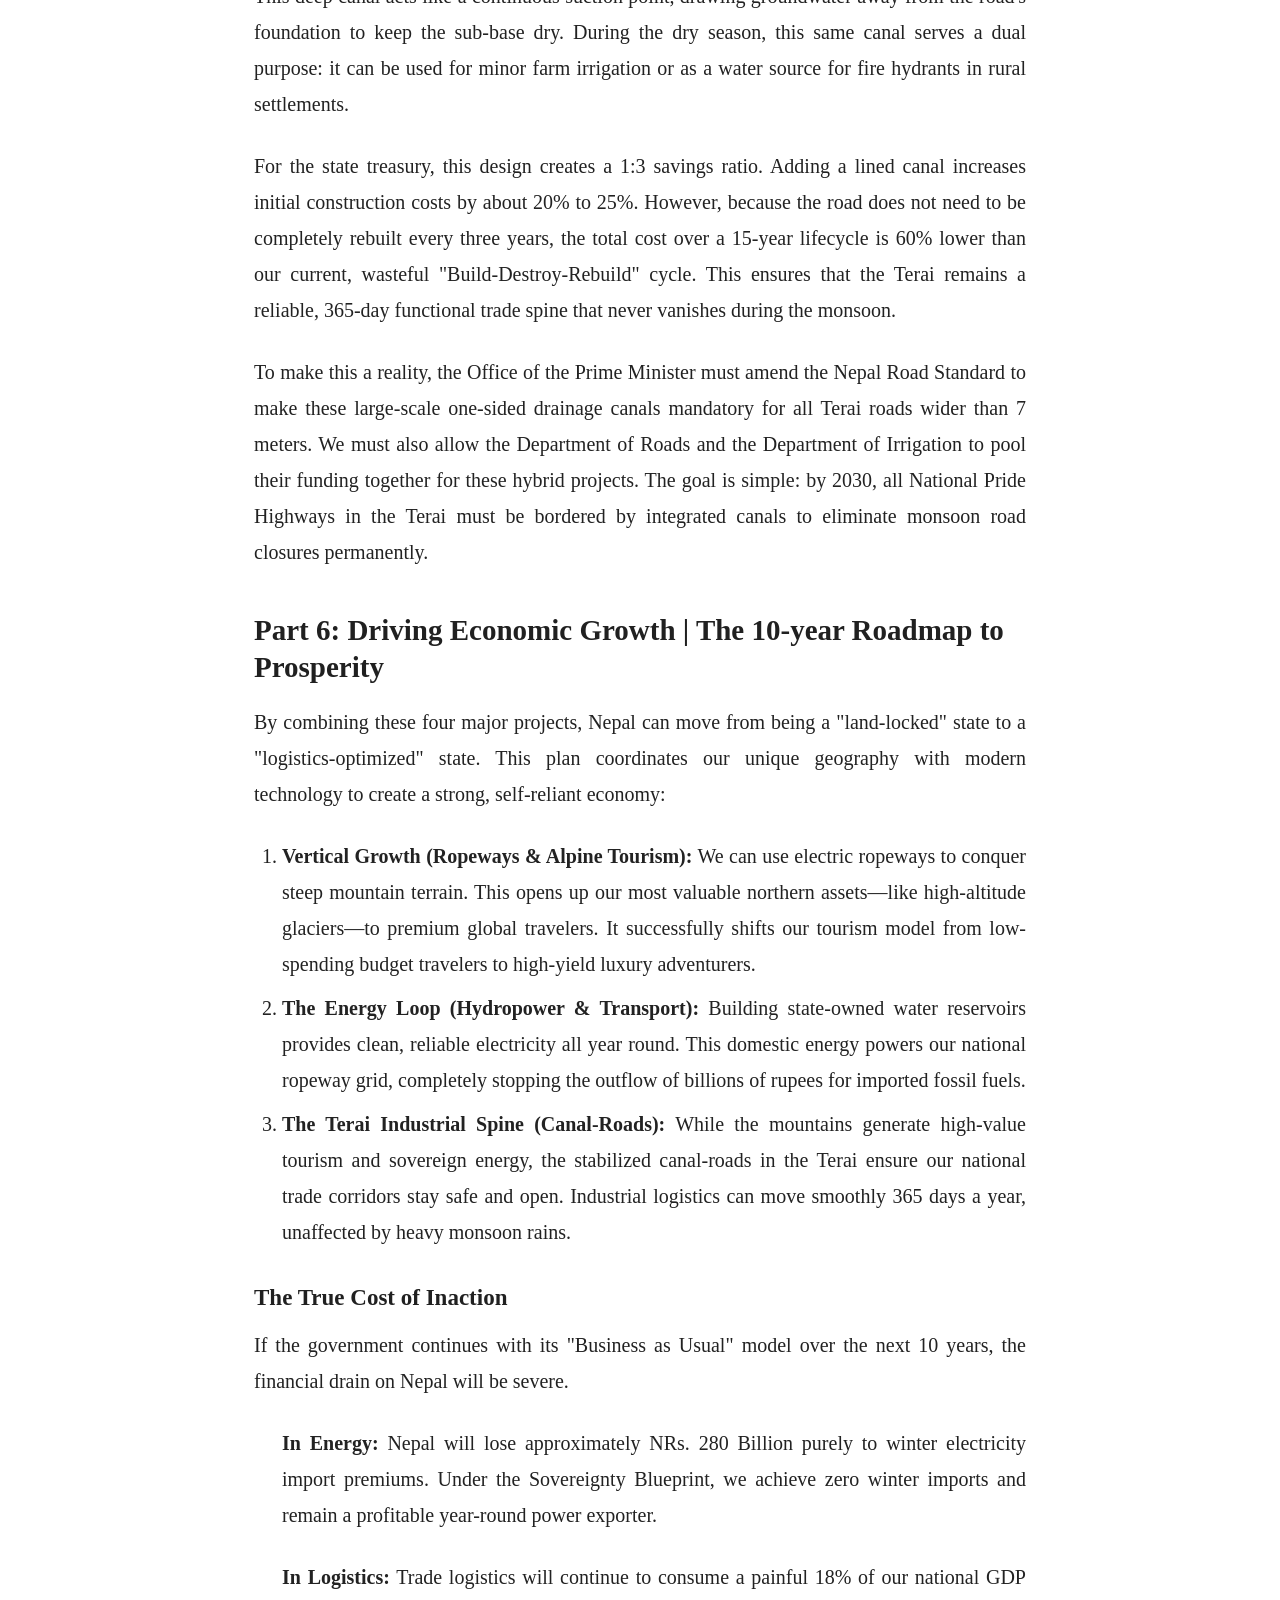
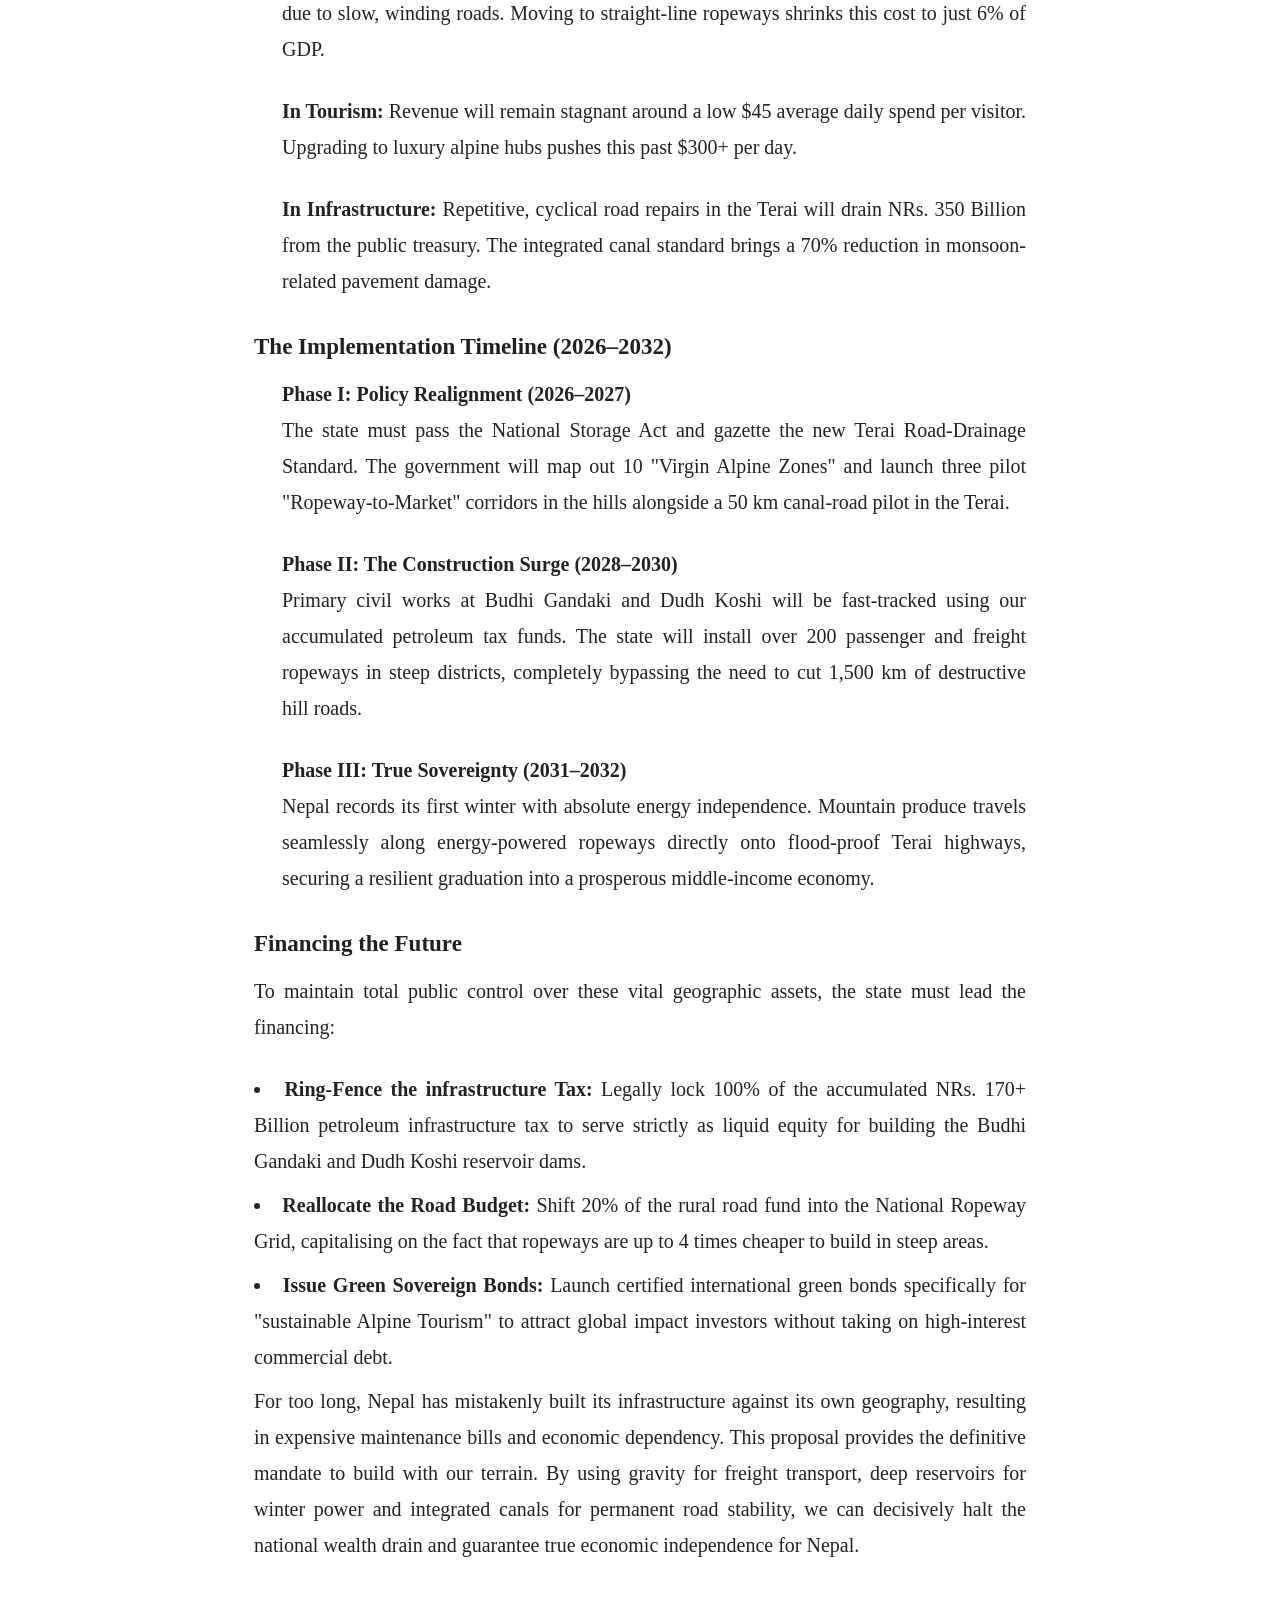
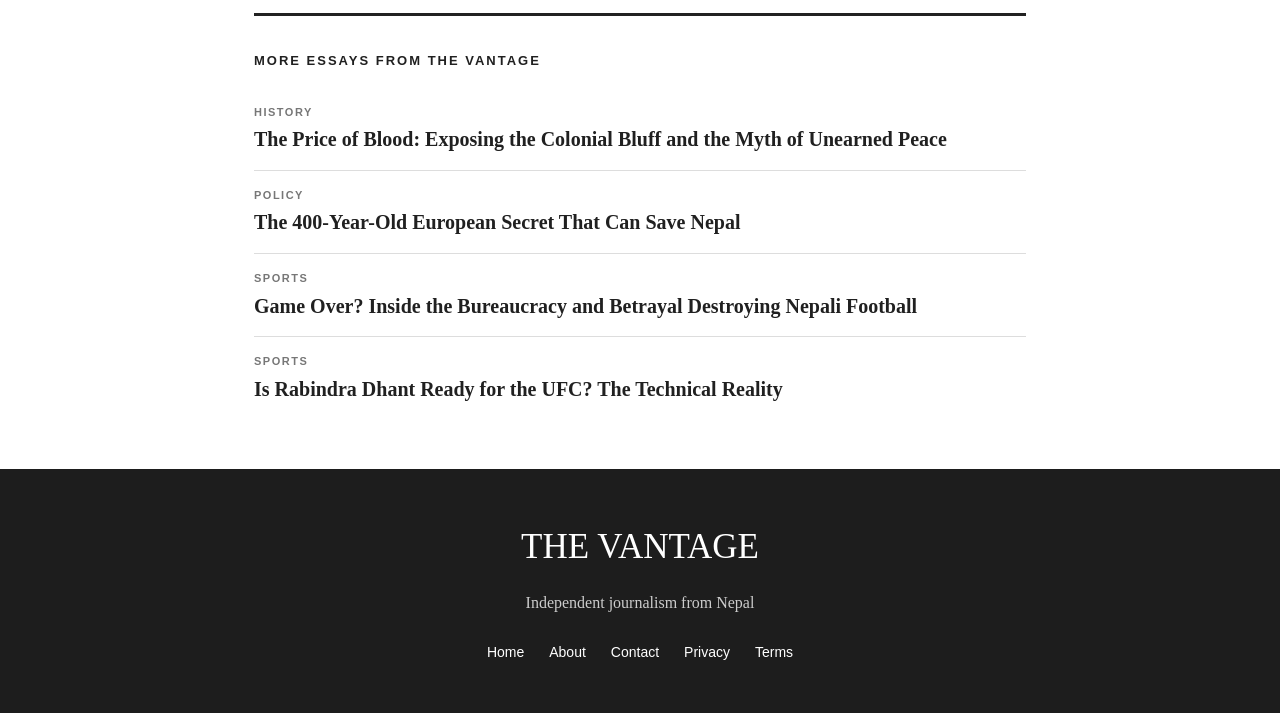
<file: illusion-of-progress.html>
<!DOCTYPE html>
<html lang="en">
<head>
    <meta charset="UTF-8">
    <meta name="viewport" content="width=device-width, initial-scale=1.0">

    <title>Nepal Infrastructure & Hydropower Plan: Ropeways, Roads & Energy | The Vantage</title>
    <meta name="description" content="How Nepal can stop importing winter electricity from India and save billions using aerial ropeways, reservoir hydropower, alpine tourism, and Terai canal-roads.">
    <link rel="canonical" href="https://pokharelyogesh.com.np/illusion-of-progress">

        <!-- Open Graph / Social Share Preview -->
    <meta property="og:type" content="article">
    <meta property="og:site_name" content="The Vantage">
    <meta property="og:title" content="The Illusion of Progress: How Nepal's System Destroys its Own Wealth">
    <meta property="og:description" content="How Nepal can stop importing winter electricity from India and save billions using aerial ropeways, reservoir hydropower, alpine tourism, and Terai canal-roads.">
    <meta property="og:url" content="https://pokharelyogesh.com.np/illusion-of-progress">
    <meta property="og:image" content="https://pokharelyogesh.com.np/images/Image%20for%20Nepal-infrastructure-blueprint.webp">
    <meta name="twitter:card" content="summary_large_image">

    <!-- Article Structured Data -->
    <script type="application/ld+json">
    {
      "@context": "https://schema.org",
      "@type": "Article",
      "headline": "The Illusion of Progress: How Nepal's System Destroys its Own Wealth",
      "image": [
        "https://pokharelyogesh.com.np/images/Image%20for%20Nepal-infrastructure-blueprint.webp"
      ],
      "datePublished": "2026-10-02T08:00:00+05:45",
      "dateModified": "2026-10-02T08:00:00+05:45",
      "author": [{
        "@type": "Person",
        "name": "Yogesh Pokharel",
        "url": "https://pokharelyogesh.com.np/"
      }],
      "publisher": {
        "@type": "Organization",
        "name": "The Vantage",
        "logo": {
          "@type": "ImageObject",
          "url": "https://pokharelyogesh.com.np/images/Favicon.png"
        }
      }
    }
    </script>

    <!-- Favicon -->
    <link rel="icon" type="image/png" sizes="96x96" href="/images/Favicon.png">
    <link rel="icon" type="image/png" sizes="48x48" href="/images/Favicon.png">
    <link rel="apple-touch-icon" sizes="180x180" href="/images/Favicon.png">

    <!-- Main CSS -->
    <link rel="stylesheet" href="style.css">

    <!-- Font Awesome -->
    <link rel="stylesheet"
        href="https://cdnjs.cloudflare.com/ajax/libs/font-awesome/6.5.2/css/all.min.css">
</head>

<body>

    <!-- =====================================================
        TOP NAVBAR
    ====================================================== -->

    <header class="top-navbar">

        <!-- Menu -->
        <button class="menu-btn" type="button" aria-label="Open menu">
            <i class="fa-solid fa-bars"></i>
        </button>

        <!-- Brand -->
        <a href="/" class="brand">
            THE VANTAGE
        </a>

        <!-- Right Icons -->
        <div class="nav-icons">
            <i class="fa-solid fa-user"></i>
            <i class="fa-solid fa-magnifying-glass"></i>
        </div>

    </header>



    <!-- =====================================================
        DATE + WEATHER
    ====================================================== -->

    <div class="top-header">

        <!-- Date -->
        <div class="date" id="current-date">
            Loading date...
        </div>


        <!-- Weather -->
        <div class="weather">

            <div class="weather-main">

                <span id="weather-icon">
                    🌤️
                </span>

                <span id="temperature">
                    Loading...
                </span>

                <span id="city">
                    Kathmandu
                </span>

            </div>
            


            <div class="weather-details">

                <div id="weather-description">
                    Loading weather...
                </div>

                <div class="air-quality-text">

                    Air Quality in Kathmandu:

                    <strong id="air-quality">
                        --
                    </strong>

                </div>

            </div>

        </div>

    </div>



    <!-- =====================================================
        ARTICLE
    ====================================================== -->

    <main class="single-article">


        <!-- BACK TO HOME -->

        <a href="/" class="back-button">

            <i class="fa-solid fa-arrow-left"></i>

            Back to Home

        </a>



        <!-- CATEGORY -->

        <p class="article-category">
            POLICY
        </p>



        <!-- TITLE -->

        <h1 class="article-title">
            The Illusion of Progress: How Nepal's System Destroys its Own Wealth
        </h1>

        <!-- AUTHOR -->

        <p class="article-author">
            by Yogesh Pokharel

        </p>


        <!-- DATE -->

        <p class="article-date">

            October 2, 2026

        </p>

        <!-- MAIN IMAGE -->
        <img
            src="images/Image for Nepal-infrastructure-blueprint.webp"
            alt="The Blueprint to Save Nepal's Billions"
            class="article-main-image"
        >


        <!-- =================================================
            ARTICLE CONTENT
        ================================================== -->

        <div class="article-content">

            <h2 class="part-title">
            Part 1: Changing How we Build | Using Nepal's Mountains as an Advantage
            </h2>

            <p>
                Nepal is at a historic turning point. As our country prepares to move up from "Least Developed Country" 
                status, the old ways of building infrastructure are no longer working. Right now, our national budget is under heavy strain. 
                We are spending billions of rupees every winter to import expensive electricity, and we waste massive amounts of money every year 
                just to fix broken roads. The old methods are simply too expensive to maintain.
            </p>

            <p>
                "The Sovereignty Blueprint" offers a completely new plan. Instead of looking at our steep mountains 
                and deep valleys as problems, this blueprint treats Nepal’s unique geography as our greatest asset.
            </p>

            <p>
                For decades, development in Nepal has made a major mistake: trying to flatten a vertical country.
                We see this when the government insists on building expensive, winding roads on fragile hills, or when we build power 
                plants that only work well when the rivers run high in the summer. By shifting to a State-Led Synchronized Infrastructure Model, 
                Nepal will finally stop fighting its own terrain and start using it wisely.
            </p>
                <ol>
<li>
    <strong>Stop buying winter electricity from abroad:</strong>
    This will save Nepal over NRs. 18 billion every single year.
</li>

<li>
    <strong>Cut transport costs in the hills by 3 times:</strong>
    Using straight-line paths will make moving goods and people much cheaper.
</li>

<li>
    <strong>Protect our roads and farms in the Terai:</strong>
    Building smart drainage will stop floods from destroying infrastructure
    and crops. By working with our nature instead of against it—using gravity
    for transport, storing water for the winter, and managing heavy monsoon
    rains—this blueprint gives Nepal a clear roadmap to true economic
    independence.
</li>
</ol>


<h2 class="part-title">
Part 2: Moving High above the Hills | Choosing Ropeways Over Roads
</h2>

            <p>
                For years, Nepal has followed a "road-first" policy. Unfortunately, this policy completely ignores the physical reality of our steep 
                hills and mountains. To build a standard 16-foot-wide road on a steep slope, workers have to cut deep into the hillside and dump the soil down the 
                slope. This destabilizes the soil and triggers heavy landslides every monsoon.
            </p>

            <p>
                Aerial ropeway systems—ranging from simple gravity-powered cargo lines to advanced passenger 
                cable cars—turn our vertical mountains into an advantage. Instead of wrapping a road around a mountain, 
                a ropeway cuts straight across the air.
            </p>


            <p>
                The difference between building a standard hilly feeder road and an aerial ropeway system is immense:
            </p>

            <ol>
                <li>
                    <strong> 8 Times Faster to Build:</strong> It takes about 1 to 2 years to construct just 1 kilometer of a difficult mountain road.
                    A ropeway can cover that same kilometer in just 3 to 4 months.</li>
                <li>
                    <strong> 3 to 4 Times Cheaper:</strong> Building 1 kilometer of a hilly road costs between NRs. 50 Million and 100 Million. A ropeway system costs only NRs. 15 Million to 25 Million per kilometer.</li>

        	    <li>
                    <strong>The Straight-Line Advantage:</strong> If two villages are separated by a deep river canyon, a car might need to travel 15 kilometers along winding hairpin turns to get
                    from one side to the other. A ropeway can connect them with a 1-kilometer straight line through the air. This means ropeways are often 10 to 15 times cheaper per connection because they completely eliminate long, winding detours.</li>
                <li>
                    <strong> Zero Land Damage:</strong> Roads destroy vast areas of valuable farms and forests. Ropeways require almost no land because they only touch the ground where the towers and stations stand.</li>
                <li>
                    <strong> Immune to Disasters:</strong> Roads are regularly blocked or washed away by mudslides for 3 to 4 months during the rainy season. Ropeways operate safely high above the ground, making them 
                    completely immune to floods and landslides. Switching to ropeways also helps our economy using our own "White Gold" (Hydropower). Right now, buying foreign oil for trucks and cars drains our national savings.
                    Because ropeways run on electricity, using them creates a steady daytime demand for our domestic hydropower. This keeps our money inside the country.</li>

            </ol>

            <p>
                Furthermore, ropeways instantly change lives for rural farmers. For example, in remote hills, farmers cannot get fresh milk to the city before it spoils. They are forced to boil it down into khuwa using 
                massive amounts of firewood, which cuts their profits by three times. Installing simple "Milkways"—like the famous one in Bhattedanda—allows fresh produce to reach markets in minutes, doubling household incomes within two years.
            </p>

            <p>
                To make this happen, the government must stop measuring progress by how many kilometers of roads are dug. Instead, the National Planning Commission must measure "Connectivity-Heads"—how many people are successfully connected. 
                By redirecting 15% of the local road budget toward a National Ropeway Grid in steep areas, Nepal can build a transport system that lasts.
            </p>


            <h2 class="part-title">
Part 3: Storing Our Water | The Path to True Energy Independence
</h2>

            <p>
                Nepal has a hidden problem with its electricity. The government often celebrates that we are a "Net Power Exporter," 
                but this is a mathematical illusion. The reality is that our energy system is highly unstable and depends heavily on other countries.
            </p>
    
            <p>
                Right now, Nepal can produce about 3,800 Megawatts of electricity during the rainy summer months. However, 92% of our power plants are "Run-of-River" systems.
                This means they do not store water; they simply generate electricity from whatever water happens to be flowing in the river at that exact moment.
            </p>

            <ol>
                <li>
                    <strong>The Winter Crash:</strong>In the dry winter months, our rivers dry up, and our electricity production plummets from 3,800 Megawatts down to just 1,100 Megawatts.
                </li>
            
                <li>
                    <strong>The Deficit:</strong>Our country needs 2,400 Megawatts of power during winter peaks.
                </li>

                <li>
                    <strong>The Foreign Dependency:</strong>To keep the lights on and prevent massive blackouts,
                    Nepal is forced to import more than 1,000 Megawatts every day from India.
                </li>
            </ol>

            <p>
                This winter shortage triggers a massive financial drain on our national treasury.
            </p>

            <p>
                During the Summer Monsoon, we have an energy surplus and export power to India. However, because the market is 
                flooded with power, we must sell our extra electricity at a very low price of around NRs. 7.11 per unit.
            </p>

            <p>
                During the Winter Dry Season, our production drops, causing an energy deficit. Because we desperately need power to keep the 
                grid alive, we are forced to buy it back from India at an expensive premium of NRs. 11.00 to NRs. 15.05 per unit.
            </p>

            <p>
            In the first five months of the 2025/26 fiscal year, Nepal earned NRs. 18.26 Billion by exporting summer electricity.
                But because we lack water storage, a massive 
            </p>

            <p>
                chunk of that hard-earned money is immediately sent back across the border to buy winter electricity. We are essentially spending 
                our national savings to keep the regional power grid stable, while our own domestic industries suffer from high energy costs.
            </p>

            <p>
                To fix this, Nepal must build Reservoir Hydropower Projects—massive lakes that store water during the rainy summer so we can release it to 
                generate electricity during the dry winter. This is too important to leave to private companies; the government must take charge. Other countries 
                like Ethiopia and Norway achieved total energy independence by using strong, state-led models to build and control their own water reservoirs.
            </p>

            <p>
                Nepal must immediately focus on building its own "National Batteries":
            </p>


                <li>
                    <strong>Budhi Gandaki (1,200 Megawatts):</strong> This project alone will generate 1.41 Billion units of electricity during the dry winter. That is more 
                    than enough to completely wipe out our winter imports from India. Best of all, we do not need foreign loans to build it. The NRs. 5 per liter infrastructure tax 
                    that citizens pay on petroleum has already saved up over NRs. 170 Billion. This fund must be used to build Budhi Gandaki as a 100% state-owned project.
                </li>

                <li>
                    <strong>Dudh Koshi (635) Megawatts:</strong> This is proven to be the most cost-effective storage project in Nepal. It must be built exclusively by the Nepal Electricity Authority (NEA) so that the profits stay within our borders.
The Office of the Prime Minister should immediately freeze all new "Run-of-River" licenses for 3 years. Every single engineer and government resource must be redirected toward fast-tracking our major reservoir projects: Budhi Gandaki, Dudh Koshi, and Nalsingad.
                </li>

<h2 class="part-title">
Part 4: The Alpine Frontier | Upgrading Our Tourism Economy
</h2>
    
        <p>Right now, Nepal’s tourism economy relies too heavily on just a few crowded destinations. Most visitors herd toward the Everest region, the Annapurna circuit, or Lumbini. This causes serious waste and environmental pollution in those 
            specific areas, while leaving large parts of our country economically neglected. To reach our national goal of welcoming 2.5 million tourists every year, the government must lead the way in opening up our northern alpine assets—especially our 
            untouched, high-altitude glaciers and hidden mountain vistas.</p>

        <p>
            Our current tourism model focuses mostly on high volume. It relies on Traditional Trekking, where visitors spend a modest $40 to $55 per day. This model requires 
            heavy trail maintenance and sets up crowded teahouses, causing high environmental damage through poor waste management.
        </p>

        <p>
            Instead, the "Alpine Frontier" plan pivots directly toward Glacier and Alpine Luxury, focusing heavily on Value per Head. By building controlled, high-end eco-lodges and organizing targeted cable car access, Nepal can attract exclusive 
            travelers who gladly spend $300 to $800 per day, resulting in a very low environmental footprint.
        </p>

        <p>
            The government must actively brand these hidden assets for the global market:
        </p>

    <ol>
        <li>
            <strong>Glacial Tourism:</strong> While glaciers in Europe are melting away rapidly, Nepal’s high-altitude glacial lakes—like Tsho Rolpa, Imja, and Kapuche—offer a unique "last chance to see" attraction for global travelers.
        </li>
        
        <li>
            <strong>Accessible Vistas:</strong> By installing specialized tourist ropeways in breathtaking areas like the Ganesh Himal or Rolwaling ranges, we can provide immediate access to stunning scenery above 5,000 meters. This opens 
            the majesty of the Himalayas to high-net-worth individuals, elderly travelers, and people with limited mobility who cannot go on a grueling 14-day trek. They can simply pay a premium for a quick, comfortable 20-minute aerial ride.
        </li>
    </ol>
            </ol>
        <p>
            To put this new "Nepal Brand" on the global map, the state needs to act digitally and strategically. The government should create high-definition virtual tours and drone-mapped 3D views of our virgin 
            peaks to present at international trade fairs. We should also offer a 100% tax waiver for international film crews that choose to shoot movies in these newly opened alpine zones. This is the exact, zero-cost method New Zealand used 
            with The Lord of the Rings to turn unknown landscapes into global icons overnight.
        </p>

        <p>
            Finally, the Office of the Prime Minister must pass the "Virgin Vista" Protection Act. This law will create a strict 10-year "No-Road Zone" for these designated alpine areas, mandating that access can only happen via 
            foot paths or electric ropeways. This ensures we protect the high-value, pristine nature of the brand. The Nepal Tourism Board must also focus 70% of its promotional budget on the world's five highest-spending travel markets: the United States, Germany, Japan, the United Kingdom, and France.
        </p>



        <h2 class="part-title">
Part 5: One-Sided Canal Integration | Engineering for Road Longevity
</h2>


    <p>
        In the flat terrain of the Terai plains, roads act as accidental dams. When heavy monsoon rains hit, the water has no natural way to escape. This causes a massive hidden crisis of "drowning roads" across our southern economic belt:
    </p>

    <ol>
        <li>
            <strong>Saturated Soil:</strong> Water pools against the pavement and seeps directly beneath the blacktop. This weakens the soil foundation, causing "crocodile cracking" and massive potholes.
        </li>
        <li>
            <strong>The Maintenance Paradox:</strong> The government spends billions of rupees every two years to lay down fresh asphalt. However, this money is completely wasted because it never fixes
            the root cause of the damage: the lack of a managed water exit.
        </li>
    </ol>

        <p>
            The blueprint solves this by introducing a mandatory design rule: for every kilometer of road built in the Terai, a lined drainage canal must be built at the same time on one side (the natural downhill or flow side).
        </p>
    
        <p>
            Conventional Terai roads rely on small, earthen side-drains that clog up easily with mud, leading to a pavement life of just 2 to 3 years before major repairs are needed. This leads to high, recurring annual patching 
            costs and severe waterlogging in nearby farms.
        </p>

        <p>
            The Integrated Canal-Road Model completely changes this equation. It features a deep, lined concrete canal designed for high-volume water discharge. This keeps the road dry and stable, extending the pavement life to 12 to 15 years
            and lowering maintenance to routine cleaning. Instead of flooding nearby crops, the canal safely carries runoff to the nearest natural stream, protecting surrounding farms.
        </p>

        <p>
            This deep canal acts like a continuous suction point, drawing groundwater away from the road's foundation to keep the sub-base dry. During the dry season, this same canal serves a dual purpose: it can be used for minor farm irrigation
            or as a water source for fire hydrants in rural settlements.
        </p>

        <p>For the state treasury, this design creates a 1:3 savings ratio. Adding a lined canal increases initial construction costs by about 20% to 25%. However, because the road does not need to be completely rebuilt every three years, 
            the total cost over a 15-year lifecycle is 60% lower than our current, wasteful "Build-Destroy-Rebuild" cycle. This ensures that the Terai remains a reliable, 365-day functional trade spine that never vanishes during the monsoon.</p>

        <p>
            To make this a reality, the Office of the Prime Minister must amend the Nepal Road Standard to make these large-scale one-sided drainage canals mandatory for all Terai 
            roads wider than 7 meters. We must also allow the Department of Roads and the Department of Irrigation to pool their funding together for these hybrid projects. The goal is simple: by 2030, all National Pride Highways in the Terai must be bordered by integrated canals to eliminate monsoon road closures permanently.
        </p>

    <h2 class="part-title">
Part 6:  Driving Economic Growth | The 10-year Roadmap to Prosperity
</h2>

        <p>
            By combining these four major projects, Nepal can move from being a "land-locked" state to a "logistics-optimized" state. This plan coordinates our unique geography with modern technology to create a strong, self-reliant economy:
        </p>


        <ol>
            <li>
                <strong>Vertical Growth (Ropeways & Alpine Tourism):</strong> We can use electric ropeways to conquer steep mountain terrain. This opens up our most valuable northern assets—like high-altitude glaciers—to premium global travelers. It successfully shifts our tourism model from low-spending budget travelers to high-yield luxury adventurers.
            </li>

            <li>
                <strong>The Energy Loop (Hydropower & Transport):</strong> Building state-owned water reservoirs provides clean, reliable electricity all year round. This domestic energy powers our national ropeway grid, completely stopping the outflow of billions of rupees for imported fossil fuels.
            </li>

            <li>
                <strong>The Terai Industrial Spine (Canal-Roads):</strong> While the mountains generate high-value tourism and sovereign energy, the stabilized canal-roads in the Terai ensure our national trade corridors stay safe and open. Industrial logistics can move smoothly 365 days a year, unaffected by heavy monsoon rains.
            </li>
        </ol>

        <h3>The True Cost of Inaction</h3>

        <p>
            If the government continues with its "Business as Usual" model over the next 10 years, the financial drain on Nepal will be severe.
        </p>

        <ol>
                <strong>In Energy:</strong> Nepal will lose approximately NRs. 280 Billion purely to winter electricity import premiums. Under the Sovereignty Blueprint, we achieve zero winter imports and remain a profitable year-round power exporter.
        </ol>

        <ol>
                <strong>In Logistics:</strong> Trade logistics will continue to consume a painful 18% of our national GDP due to slow, winding roads. Moving to straight-line ropeways shrinks this cost to just 6% of GDP.
        </ol>

        <ol>
                <strong>In Tourism:</strong> Revenue will remain stagnant around a low $45 average daily spend per visitor. Upgrading to luxury alpine hubs pushes this past $300+ per day.
        </ol>
        <ol>
                <strong>In Infrastructure:</strong> Repetitive, cyclical road repairs in the Terai will drain NRs. 350 Billion from the public treasury. The integrated canal standard brings a 70% reduction in monsoon-related pavement damage.
        </ol>

        <h3>The Implementation Timeline (2026–2032)</h3>

        <ol>
            <strong>Phase I: Policy Realignment (2026–2027)</strong>
            <p>The state must pass the National Storage Act and gazette the new Terai Road-Drainage Standard. The government will map out 10 "Virgin Alpine Zones" and launch three pilot "Ropeway-to-Market" corridors in the hills alongside a 50 km canal-road pilot in the Terai.</p>
        </ol>

        <ol>
            <strong>Phase II: The Construction Surge (2028–2030)</strong>
            <p>Primary civil works at Budhi Gandaki and Dudh Koshi will be fast-tracked using our accumulated petroleum tax funds. The state will install over 200 passenger and freight ropeways in steep districts, completely bypassing the need to cut 1,500 km of destructive hill roads.</p>
        </ol>

        <ol>
            <strong>Phase III: True Sovereignty (2031–2032)</strong>
            <p>Nepal records its first winter with absolute energy independence. Mountain produce travels seamlessly along energy-powered ropeways directly onto flood-proof Terai highways, securing a resilient graduation into a prosperous middle-income economy.</p>
        </ol>


<h3>Financing the Future</h3>
<p>
    To maintain total public control over these vital geographic assets, the state must lead the financing:
</p>
    <li>
        <strong>Ring-Fence the infrastructure Tax:</strong> Legally lock 100% of the accumulated NRs. 170+ Billion petroleum infrastructure tax to 
        serve strictly as liquid equity for building the Budhi Gandaki and Dudh Koshi reservoir dams.
    </li>

    <li>
        <strong>Reallocate the Road Budget:</strong> Shift 20% of the rural road fund into the National Ropeway Grid, capitalising on the fact that ropeways 
        are up to 4 times cheaper to build in steep areas.
    </li>

    <li>
        <strong>Issue Green Sovereign Bonds:</strong> Launch certified international green bonds specifically for "sustainable Alpine Tourism" to attract global 
        impact investors without taking on high-interest commercial debt.
    </li>

    <p>
        For too long, Nepal has mistakenly built its infrastructure against its own geography, resulting in expensive maintenance bills and economic dependency.
        This proposal provides the definitive mandate to build with our terrain. By using gravity for freight transport, deep reservoirs for winter power and integrated canals 
        for permanent road stability, we can decisively halt the national wealth drain and guarantee true economic independence for Nepal. 
    </p>

        </div>

<!-- =================================================
        ABOUT & READ NEXT
        ================================================== -->
        <section class="article-bottom-section">

            <div class="read-next-box">
                <h3 class="read-next-heading">MORE ESSAYS FROM THE VANTAGE</h3>
                <ul class="read-next-list">
                    <li>
                        <span class="read-next-category">HISTORY</span>
                        <a href="/price-of-blood">The Price of Blood: Exposing the Colonial Bluff and the Myth of Unearned Peace</a>
                    </li>
                    <li>
                        <span class="read-next-category">POLICY</span>
                        <a href="/european-secret">The 400-Year-Old European Secret That Can Save Nepal</a>
                    </li>
                    <li>
                        <span class="read-next-category">SPORTS</span>
                        <a href="/game-over">Game Over? Inside the Bureaucracy and Betrayal Destroying Nepali Football</a>
                    </li>
                    <li>
                        <span class="read-next-category">SPORTS</span>
                        <a href="/is-dhant-ufc-ready">Is Rabindra Dhant Ready for the UFC? The Technical Reality</a>
                    </li>
                </ul>
            </div>
        </section>
    </main>
    <!-- =====================================================
        FOOTER
    ====================================================== -->

    <footer>

        <div class="footer-brand">
            THE VANTAGE
        </div>


        <p>
            Independent journalism from Nepal
        </p>


        <div class="footer-links">

            <a href="/">
                Home
            </a>

            <a href="/about">
                About
            </a>

            <a href="/contact">
                Contact
            </a>

            <a href="#">
                Privacy
            </a>

            <a href="#">
                Terms
            </a>

        </div>

    </footer>



    <!-- =====================================================
        JAVASCRIPT
    ====================================================== -->

    <script src="script.js"></script>

</body>

</html>
</file>
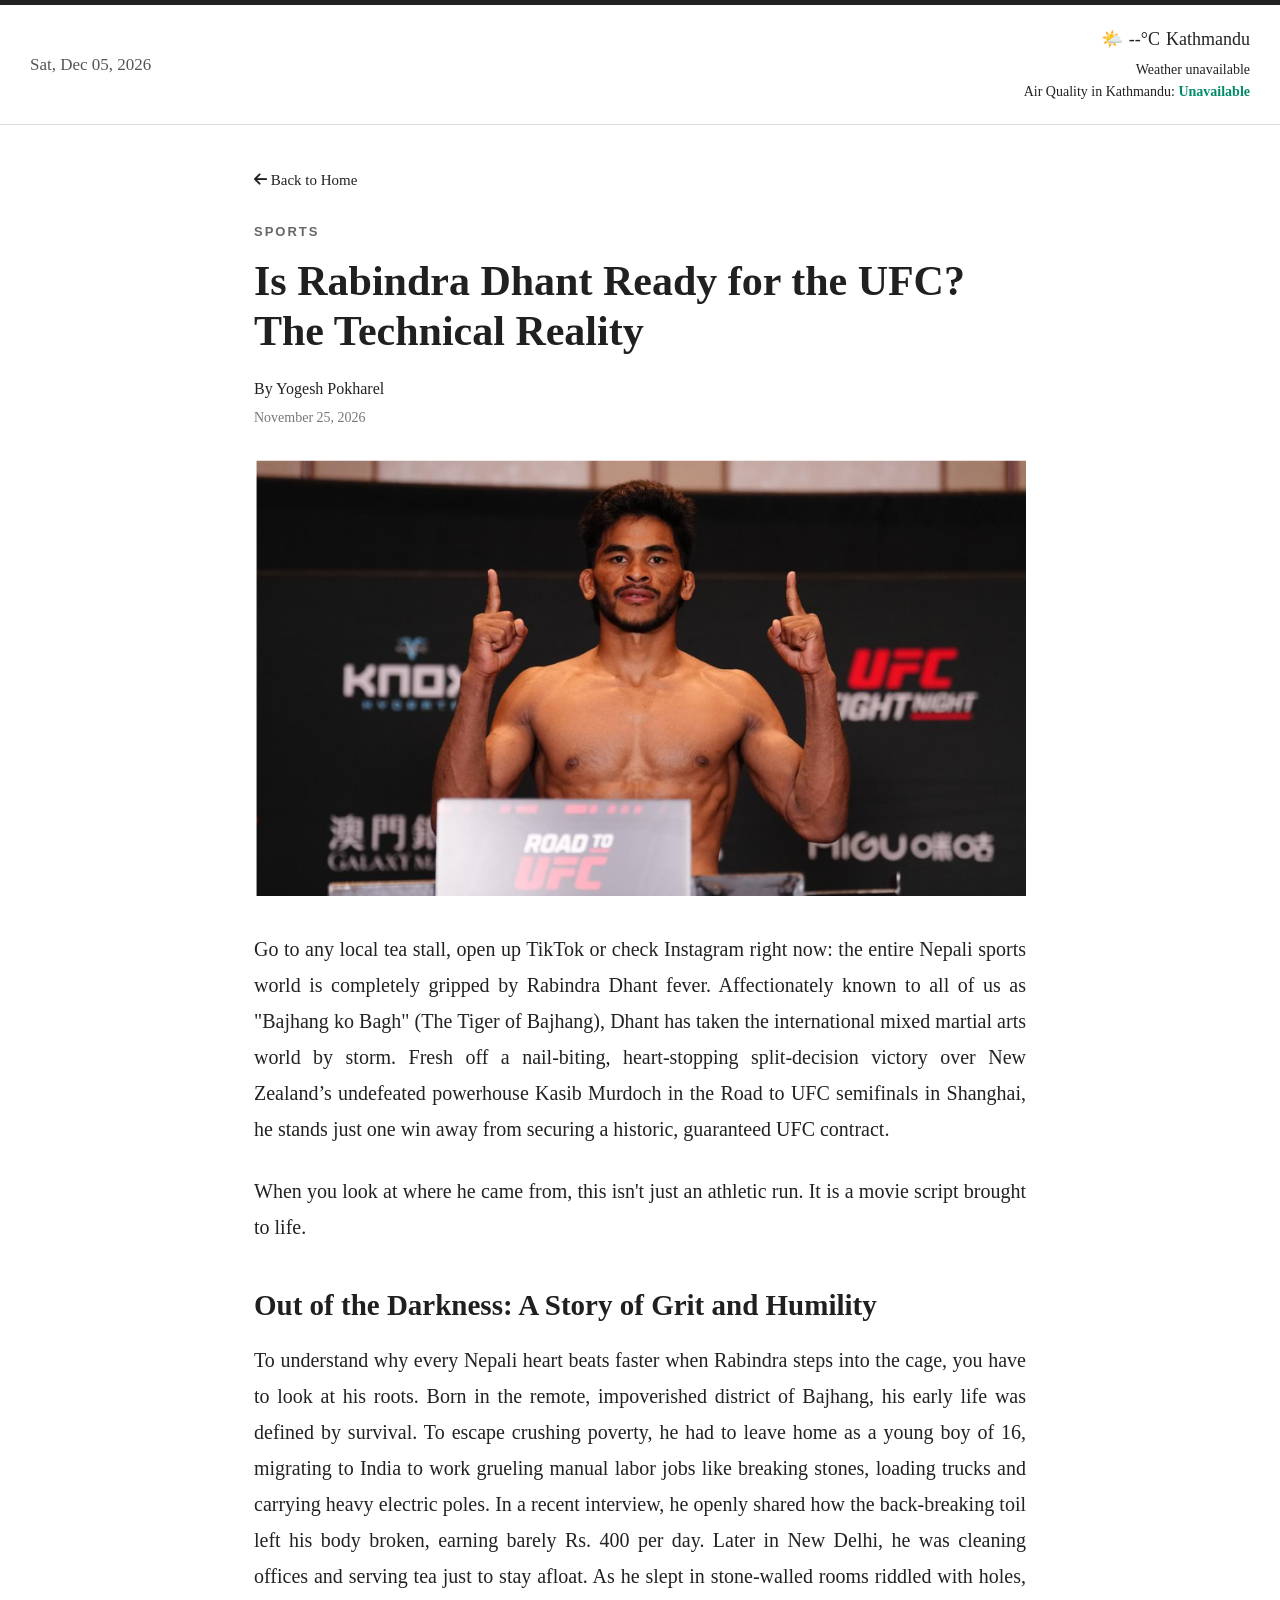
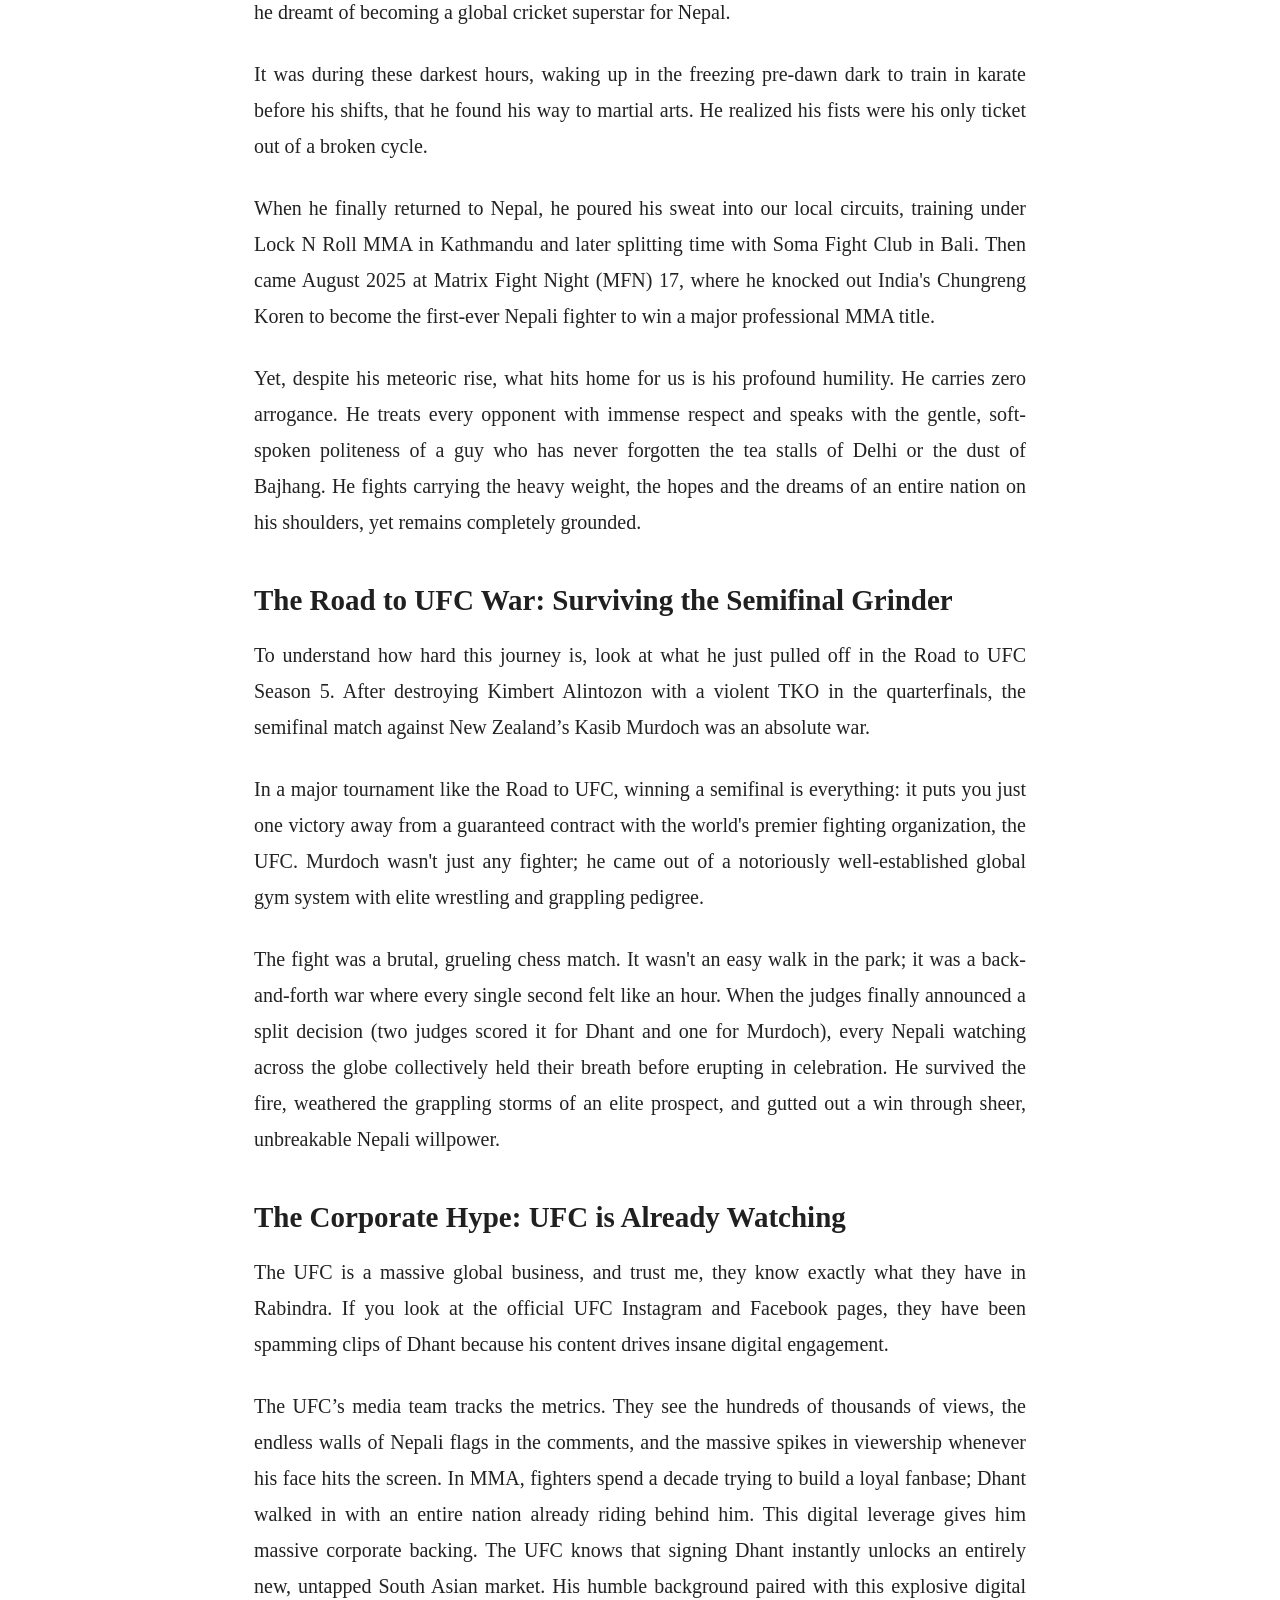
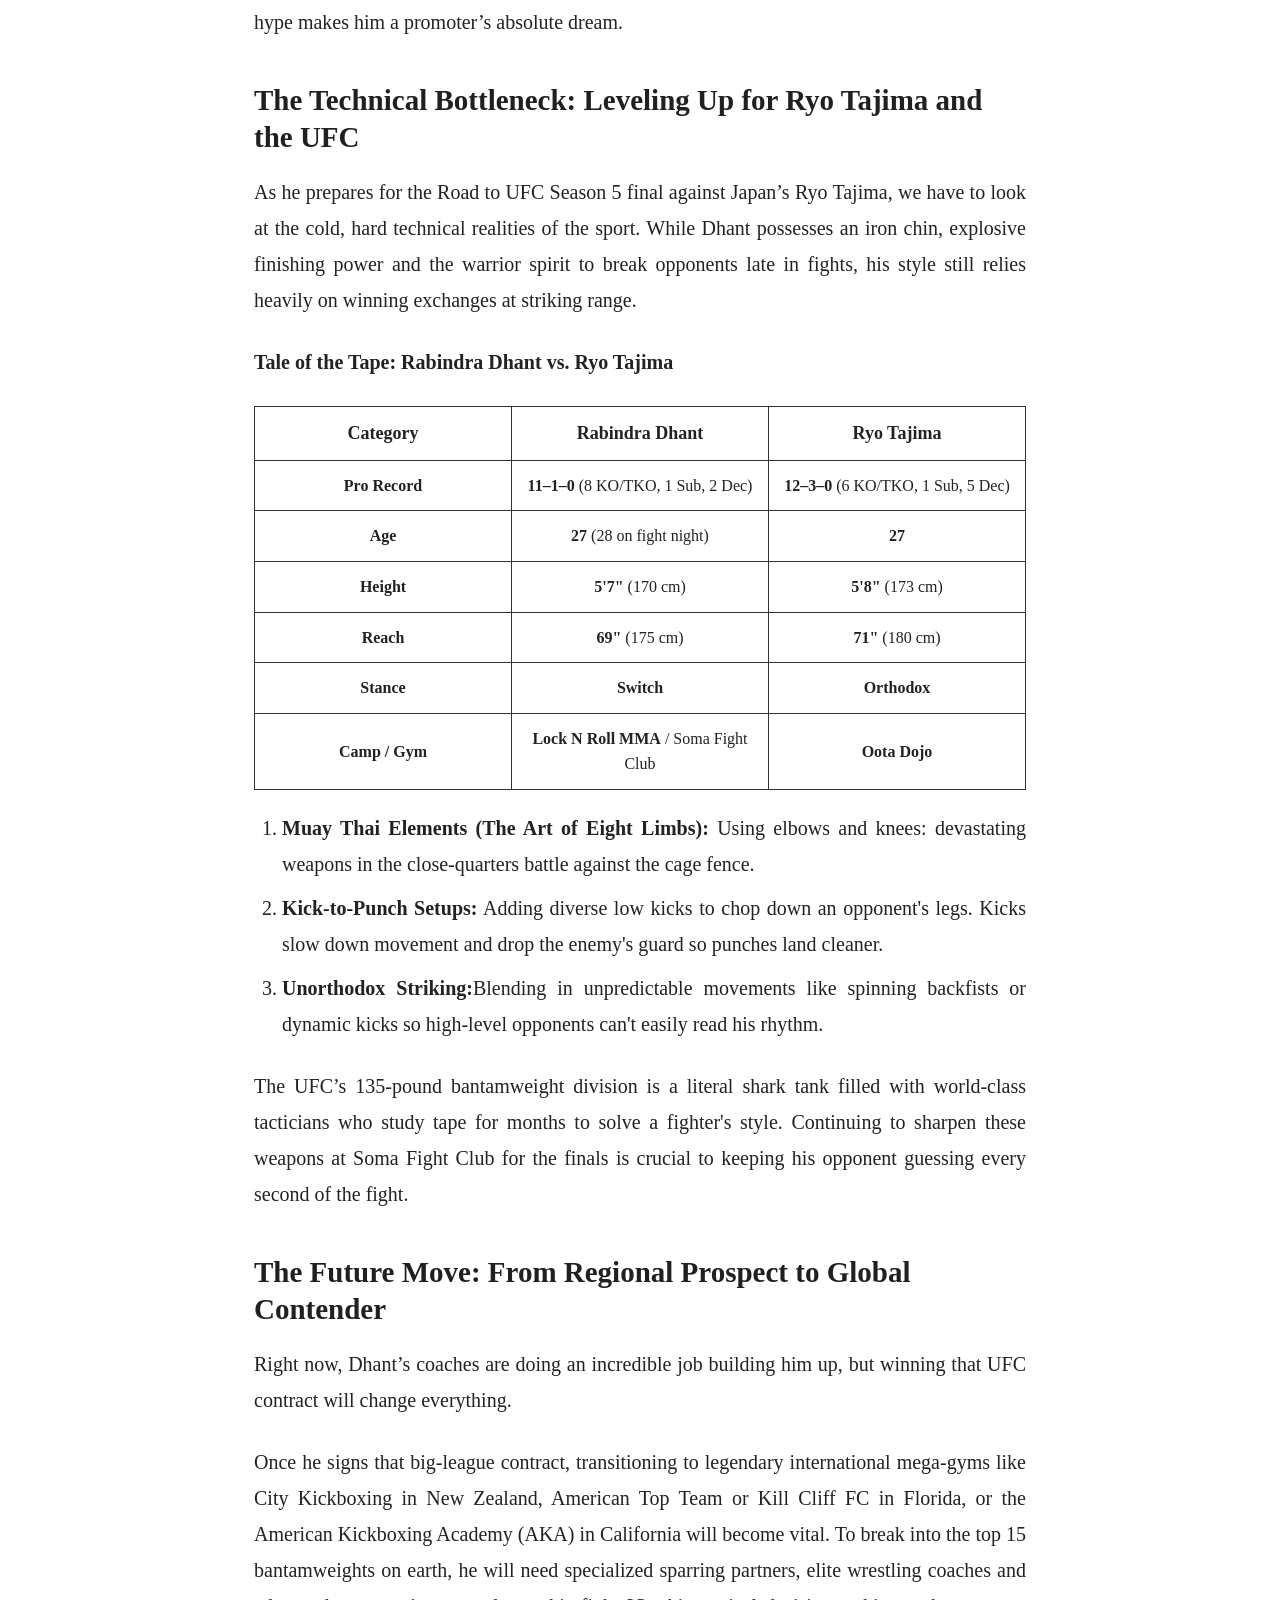
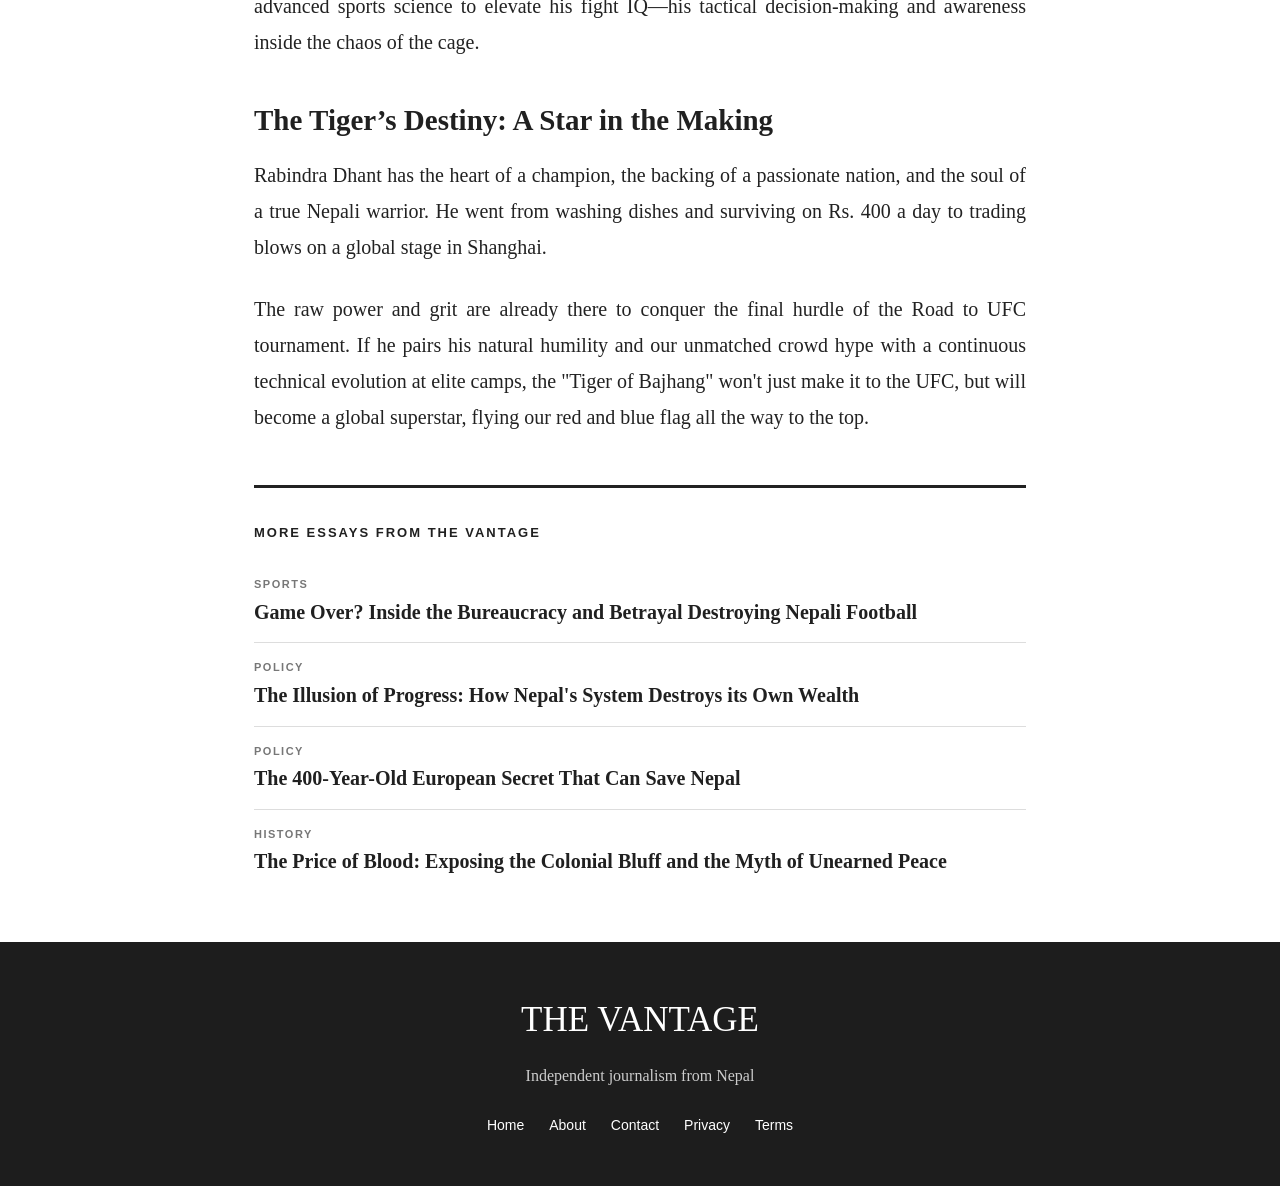
<file: is-dhant-ufc-ready.html>
<!DOCTYPE html>
<html lang="en">

<head>
    <meta charset="UTF-8">
    <meta name="viewport" content="width=device-width, initial-scale=1.0">
    <title>Is Rabindra Dhant Ready for the UFC? The Technical Reality | The Vantage</title>
    <meta name="description" content="After defeating Kasib Murdoch in the Road to UFC semifinals, is Nepal's Rabindra Dhant (Bajhang ko Bagh) technically ready for a UFC contract? A full fight breakdown.">
    <link rel="canonical" href="https://pokharelyogesh.com.np/is-dhant-ufc-ready">

    <!-- Open Graph / Social Share Preview -->
    <meta property="og:type" content="article">
    <meta property="og:site_name" content="The Vantage">
    <meta property="og:title" content="Is Rabindra Dhant Ready for the UFC? The Technical Reality">
    <meta property="og:description" content="After defeating Kasib Murdoch in the Road to UFC semifinals, is Nepal's Rabindra Dhant (Bajhang ko Bagh) technically ready for a UFC contract? A full fight breakdown.">
    <meta property="og:url" content="https://pokharelyogesh.com.np/is-dhant-ufc-ready">
    <meta property="og:image" content="https://pokharelyogesh.com.np/images/rabindra.png">
    <meta name="twitter:card" content="summary_large_image">

    <!-- Favicon -->
    <link rel="icon" type="image/png" sizes="96x96" href="/images/Favicon.png">
    <link rel="icon" type="image/png" sizes="48x48" href="/images/Favicon.png">
    <link rel="apple-touch-icon" sizes="180x180" href="/images/Favicon.png">

    <!-- Article Structured Data -->
    <script type="application/ld+json">
    {
      "@context": "https://schema.org",
      "@type": "NewsArticle",
      "headline": "Is Rabindra Dhant Ready for the UFC? The Technical Reality",
      "image": [
        "https://pokharelyogesh.com.np/images/rabindra.png"
      ],
      "datePublished": "2026-11-25T08:00:00+05:45",
      "dateModified": "2026-11-25T08:00:00+05:45",
      "author": [{
        "@type": "Person",
        "name": "Yogesh Pokharel",
        "url": "https://pokharelyogesh.com.np"
      }],
      "publisher": {
        "@type": "Organization",
        "name": "The Vantage",
        "logo": {
          "@type": "ImageObject",
          "url": "https://pokharelyogesh.com.np/images/Favicon.png"
        }
      }
    }
    </script>

    <!-- Main CSS -->
    <link rel="stylesheet" href="style.css">

    <!-- Font Awesome -->
    <link rel="stylesheet" href="https://cdnjs.cloudflare.com/ajax/libs/font-awesome/6.5.2/css/all.min.css">
</head>


    <!-- =====================================================
        DATE + WEATHER
    ====================================================== -->

    <div class="top-header">

        <!-- Date -->
        <div class="date" id="current-date">
            Loading date...
        </div>


        <!-- Weather -->
        <div class="weather">

            <div class="weather-main">

                <span id="weather-icon">
                    🌤️
                </span>

                <span id="temperature">
                    Loading...
                </span>

                <span id="city">
                    Kathmandu
                </span>

            </div>


            <div class="weather-details">

                <div id="weather-description">
                    Loading weather...
                </div>

                <div class="air-quality-text">

                    Air Quality in Kathmandu:

                    <strong id="air-quality">
                        --
                    </strong>

                </div>

            </div>

        </div>

    </div>



    <!-- =====================================================
         ARTICLE
    ====================================================== -->

    <main class="single-article">


        <!-- BACK TO HOME -->

        <a href="/" class="back-button">

            <i class="fa-solid fa-arrow-left"></i>

            Back to Home

        </a>



        <!-- CATEGORY -->

        <p class="article-category">
            SPORTS
        </p>



        <!-- TITLE -->

        <h1 class="article-title">

            Is Rabindra Dhant Ready for the UFC? The Technical Reality

        </h1>



        <!-- AUTHOR -->

        <p class="article-author">

            By Yogesh Pokharel

        </p>



        <!-- DATE -->

        <p class="article-date">

            November 25, 2026

        </p>



        <!-- MAIN IMAGE -->

        <img
            class="article-main-image"
            src="images/rabindra.png"
            alt="Rabindra Dhant Road to UFC Technical Analysis"
        >



        <!-- =================================================
            ARTICLE CONTENT
        ================================================== -->

        <div class="article-content">


            <p>
            Go to any local tea stall, open up TikTok or check Instagram right now: 
            the entire Nepali sports world is completely gripped by Rabindra Dhant fever. 
            Affectionately known to all of us as "Bajhang ko Bagh" (The Tiger of Bajhang), Dhant has taken 
            the international mixed martial arts world by storm. Fresh off a nail-biting, heart-stopping split-decision 
            victory over New Zealand’s undefeated powerhouse Kasib Murdoch in the Road to UFC semifinals in Shanghai, he stands 
            just one win away from securing a historic, guaranteed UFC contract. 
            </p>


            <p>
                When you look at where he came from, this isn't just an athletic run. It is a movie script brought to life. 
            </p>


            <h2>
                Out of the Darkness: A Story of Grit and Humility 
            </h2>


            <p>
            To understand why every Nepali heart beats faster when Rabindra steps into the cage, 
            you have to look at his roots. Born in the remote, impoverished district of Bajhang, his early life was 
            defined by survival. To escape crushing poverty, he had to leave home as a young boy of 16, migrating to India to 
            work grueling manual labor jobs like breaking stones, loading trucks and carrying heavy electric poles. In a recent interview, 
            he openly shared how the back-breaking toil left his body broken, earning barely Rs. 400 per day. Later in New Delhi, he was cleaning
            offices and serving tea just to stay afloat. As he slept in stone-walled rooms riddled with holes, he dreamt of becoming a global cricket superstar for Nepal. 
            </p>


            <p>
                It was during these darkest hours, waking up in the freezing pre-dawn dark to train in karate before his shifts, that he found his way to 
                martial arts. He realized his fists were his only ticket out of a broken cycle. 
            </p>

            <p>
                When he finally returned to Nepal, he poured his sweat into our local circuits, training under Lock N Roll MMA in Kathmandu and later splitting time with Soma 
                Fight Club in Bali. Then came August 2025 at Matrix Fight Night (MFN) 17, where he knocked out India's Chungreng Koren to become the first-ever Nepali fighter to win a major professional MMA title.
            </p>

            <p>
                Yet, despite his meteoric rise, what hits home for us is his profound humility. He carries zero arrogance. He treats every opponent with immense respect and speaks with the gentle, soft-spoken politeness
                of a guy who has never forgotten the tea stalls of Delhi or the dust of Bajhang. He fights carrying the heavy weight, the hopes and the dreams of an entire nation on his shoulders, yet remains completely grounded. 
            </p>



            <h2>
                The Road to UFC War: Surviving the Semifinal Grinder 
            </h2>


            <p>
                To understand how hard this journey is, look at what he just pulled off in the Road to UFC Season 5. After destroying Kimbert Alintozon with a violent TKO in the quarterfinals, the semifinal match against
                New Zealand’s Kasib Murdoch was an absolute war. 
            </p>


            <p>
                In a major tournament like the Road to UFC, winning a semifinal is everything: it puts you just one victory away from a guaranteed contract with the world's premier fighting organization, 
                the UFC. Murdoch wasn't just any fighter; he came out of a notoriously well-established global gym system with elite wrestling and grappling pedigree. 
            </p>


            <p>
                The fight was a brutal, grueling chess match. It wasn't an easy walk in the park; it was a back-and-forth war where every single second felt like an hour. When the judges finally announced a split decision 
                (two judges scored it for Dhant and one for Murdoch), every Nepali watching across the globe collectively held their breath before erupting in celebration. He survived the fire, weathered the grappling storms of 
                an elite prospect, and gutted out a win through sheer, unbreakable Nepali willpower. 
            </p>



            <h2>
                The Corporate Hype: UFC is Already Watching 
            </h2>


            <p>
                The UFC is a massive global business, and trust me, they know exactly what they have in Rabindra. If you look at the official UFC Instagram and Facebook pages, they have been spamming clips of Dhant because his content drives insane digital engagement. 
            </p>


            <p>
                The UFC’s media team tracks the metrics. They see the hundreds of thousands of views, the endless walls of Nepali flags in the comments, and the massive spikes in viewership whenever his face hits the screen. In MMA, fighters
                spend a decade trying to build a loyal fanbase; Dhant walked in with an entire nation already riding behind him. This digital leverage gives him massive corporate backing. The UFC knows that signing Dhant instantly unlocks an entirely new, untapped 
                South Asian market. His humble background paired with this explosive digital hype makes him a promoter’s absolute dream. 
            </p>



            <h2>
                The Technical Bottleneck: Leveling Up for Ryo Tajima and the UFC 
            </h2>


            <p>
                As he prepares for the Road to UFC Season 5 final against Japan’s Ryo Tajima, we have to look at the cold, hard technical realities of the sport. While Dhant possesses an iron chin, explosive finishing power and the warrior spirit to break opponents late in fights, his style still relies heavily on winning exchanges at striking range. 
            </p>

            <p>
                <strong>
                Tale of the Tape: Rabindra Dhant vs. Ryo Tajima
                </strong>
            </p>

            <table>
              <thead>
                <tr>
                  <th>Category</th>
                  <th>Rabindra Dhant</th>
                  <th>Ryo Tajima</th>
                </tr>
              </thead>
              <tbody>
                <tr>
                  <td><strong>Pro Record</strong></td>
                  <td><strong>11–1–0</strong> (8 KO/TKO, 1 Sub, 2 Dec)</td>
                  <td><strong>12–3–0</strong> (6 KO/TKO, 1 Sub, 5 Dec)</td>
                </tr>
                <tr>
                  <td><strong>Age</strong></td>
                  <td><strong>27</strong> (28 on fight night)</td>
                  <td><strong>27</strong></td>
                </tr>
                <tr>
                  <td><strong>Height</strong></td>
                  <td><strong>5'7"</strong> (170 cm)</td>
                  <td><strong>5'8"</strong> (173 cm)</td>
                </tr>
                <tr>
                  <td><strong>Reach</strong></td>
                  <td><strong>69"</strong> (175 cm)</td>
                  <td><strong>71"</strong> (180 cm)</td>
                </tr>
                <tr>
                  <td><strong>Stance</strong></td>
                  <td><strong>Switch</strong></td>
                  <td><strong>Orthodox</strong></td>
                </tr>
                <tr>
                  <td><strong>Camp / Gym</strong></td>
                  <td><strong>Lock N Roll MMA</strong> / Soma Fight Club</td>
                  <td><strong>Oota Dojo</strong></td>
                </tr>
              </tbody>
            </table>

        <ol>
            <li>
                <strong>Muay Thai Elements (The Art of Eight Limbs): </strong>Using elbows and knees: devastating weapons in the close-quarters battle against the cage fence. 
            </li>
            <li>
                <strong>Kick-to-Punch Setups:</strong> Adding diverse low kicks to chop down an opponent's legs. Kicks slow down movement and drop the enemy's guard so punches land cleaner. 
            </li>
            <li>
                <strong>Unorthodox Striking:</strong>Blending in unpredictable movements like spinning backfists or dynamic kicks so high-level opponents can't easily read his rhythm. 
            </li>
        </ol>

        <p>
            The UFC’s 135-pound bantamweight division is a literal shark tank filled with world-class tacticians who study tape for months to solve a fighter's style. Continuing to sharpen 
            these weapons at Soma Fight Club for the finals is crucial to keeping his opponent guessing every second of the fight. 
        </p>



            <h2>
                The Future Move: From Regional Prospect to Global Contender 
            </h2>


            <p>
                Right now, Dhant’s coaches are doing an incredible job building him up, but winning that UFC contract will change everything. 
            </p>


            <p>
                Once he signs that big-league contract, transitioning to legendary international mega-gyms like City Kickboxing in New Zealand,
                American Top Team or Kill Cliff FC in Florida, or the American Kickboxing Academy (AKA) in California will become vital. To break into the 
                top 15 bantamweights on earth, he will need specialized sparring partners, elite wrestling coaches and advanced sports science to elevate his 
                fight IQ—his tactical decision-making and awareness inside the chaos of the cage. 
            </p>

            <h2>
                The Tiger’s Destiny: A Star in the Making 
            </h2>


            <p>
                Rabindra Dhant has the heart of a champion, the backing of a passionate nation, and the soul of a true Nepali warrior. He went 
                from washing dishes and surviving on Rs. 400 a day to trading blows on a global stage in Shanghai. 
            </p>


            <p>
                The raw power and grit are already there to conquer the final hurdle of the Road to UFC tournament. If he pairs his natural humility 
                and our unmatched crowd hype with a continuous technical evolution at elite camps, the "Tiger of Bajhang" won't just make it to the UFC, but will become a global superstar, flying our red and blue flag all the way to the top.
            </p>
        </div>

         <!-- =================================================
            ABOUT & READ NEXT
        ================================================== -->
        <section class="article-bottom-section">

            <div class="read-next-box">
                <h3 class="read-next-heading">MORE ESSAYS FROM THE VANTAGE</h3>
                <ul class="read-next-list">
                    <li>
                        <span class="read-next-category">SPORTS</span>
                        <a href="/game-over">Game Over? Inside the Bureaucracy and Betrayal Destroying Nepali Football</a>
                    </li>
                    <li>
                        <span class="read-next-category">POLICY</span>
                        <a href="/illusion-of-progress">The Illusion of Progress: How Nepal's System Destroys its Own Wealth</a>
                    </li>
                    <li>
                        <span class="read-next-category">POLICY</span>
                        <a href="/european-secret">The 400-Year-Old European Secret That Can Save Nepal</a>
                    </li>
                    <li>
                        <span class="read-next-category">HISTORY</span>
                        <a href="/price-of-blood">The Price of Blood: Exposing the Colonial Bluff and the Myth of Unearned Peace</a>
                    </li>
                </ul>
            </div>

        </section>

    </main>


    <!-- =====================================================
        FOOTER
    ====================================================== -->

    <footer>

        <div class="footer-brand">
            THE VANTAGE
        </div>


        <p>
            Independent journalism from Nepal
        </p>


        <div class="footer-links">

            <a href="/">
                Home
            </a>

            <a href="/about">
                About
            </a>

            <a href="/contact">
                Contact
            </a>

            <a href="#">
                Privacy
            </a>

            <a href="#">
                Terms
            </a>

        </div>

    </footer>



    <!-- =====================================================
        JAVASCRIPT
    ====================================================== -->

    <script src="script.js"></script>

</body>

</html>
</file>
<file: style.css>
/* =========================================================
GLOBAL RESET
========================================================= */
* {
    margin: 0;
    padding: 0;
    box-sizing: border-box;
}

html {
    scroll-behavior: smooth;
}

body {
    background: #ffffff;
    color: #222;
    font-family: Georgia, "Times New Roman", serif;
    line-height: 1.6;
}

img {
    max-width: 100%;
    display: block;
}

a {
    color: inherit;
    text-decoration: none;
}

/* =========================================================
   TOP NAVBAR
========================================================= */
.top-navbar {
    min-height: 75px;
    background: #1d1d1d;
    color: #fff;
    display: flex;
    align-items: center;
    justify-content: center;
    position: relative;
    padding: 12px 70px;
}

.menu-btn {
    position: absolute;
    left: 25px;
    background: transparent;
    border: none;
    color: #fff;
    font-size: 27px;
    cursor: pointer;
}

.brand {
    font-family: Georgia, "Times New Roman", serif;
    font-size: 28px;
    font-weight: normal;
    letter-spacing: 1px;
    text-align: center;
}

.nav-icons {
    position: absolute;
    right: 25px;
    display: flex;
    align-items: center;
    gap: 25px;
    font-size: 21px;
}

.nav-icons i {
    cursor: pointer;
}

/* =========================================================
   DATE AND WEATHER BAR
========================================================= */
.top-header {
    display: flex;
    justify-content: space-between;
    align-items: center;
    gap: 20px;
    padding: 20px 30px;
    min-height: 60px;
    background: #fff;
    border-top: 5px solid #222;
    border-bottom: 1px solid #ddd;
    font-family: Georgia, "Times New Roman", serif;
}

.info-bar {
    min-height: 70px;
    border-bottom: 1px solid #ddd;
    display: flex;
    justify-content: space-between;
    align-items: center;
    gap: 20px;
    padding: 10px 25px;
}

.date {
    font-size: 17px;
    color: #555;
}

.weather {
    text-align: right;
    font-size: 16px;
    line-height: 1.6;
}

.weather-main {
    display: flex;
    align-items: center;
    justify-content: flex-end;
    gap: 6px;
    font-size: 18px;
}

.weather-main img {
    width: 32px;
    height: 32px;
    object-fit: contain;
}

.weather-details {
    margin-top: 5px;
    font-size: 14px;
}

.air-quality {
    font-size: 15px;
}

.air-quality b,
#air-quality {
    color: #008c69;
}

/* =========================================================
   GENERAL PAGE CONTAINER
========================================================= */
.container {
    width: 100%;
    max-width: 1200px;
    margin: 0 auto;
    padding: 25px;
}

/* =========================================================
   FEATURED ARTICLE / HOME PAGE
========================================================= */
.featured-article {
    padding-bottom: 25px;
    border-bottom: 1px solid #ddd;
    cursor: pointer;
    transition: transform 0.2s ease, box-shadow 0.2s ease;
}

.featured-article img {
    width: 100%;
    height: 430px;
    object-fit: cover;
    margin-bottom: 16px;
    transition: opacity 0.2s ease;
}

    .featured-article h1,
.featured-article .author,
.featured-article .description {
    width: 100%;
    max-width: 100%;
}

.featured-article h1 {
    font-size: 32px;
    line-height: 1.2;
    margin-bottom: 14px;
    color: #202020;
    text-align: left;
    transition: color 0.2s ease;
}

.featured-article:hover {
    transform: translateY(-3px);
}

.featured-article:hover img {
    opacity: 0.92;
}

.featured-article:hover h1,
.article:hover h2,
.small-article:hover h2 {
    color: #555;
}

.author {
    font-family: Arial, sans-serif;
    font-size: 14px;
    color: #555;
    margin: 0 0 16px;
    text-align: left;
}

.description {
    font-size: 19px;
    line-height: 1.65;
    color: #333;
    text-align: justify;
    text-justify: inter-word;
    hyphens: none;
    -webkit-hyphens: none;
    overflow-wrap: break-word;
    word-wrap: break-word;
}

/* =========================================================
   ARTICLE LIST
========================================================= */
.article {
    display: grid;
    grid-template-columns: minmax(0, 1fr) 200px;
    gap: 25px;
    padding: 30px 0;
    border-bottom: 1px solid #ddd;
    cursor: pointer;
    transition: transform 0.2s ease, box-shadow 0.2s ease;
}

.article h2 {
    font-size: 25px;
    line-height: 1.3;
    margin-bottom: 15px;
    transition: color 0.2s ease;
}

.article img {
    width: 100%;
    height: 125px;
    object-fit: cover;
}

.article:hover {
    transform: translateY(-3px);
}

/* =========================================================
   ARTICLE GRID / SMALL ARTICLES
========================================================= */
.article-grid {
    display: grid;
    grid-template-columns: repeat(3, minmax(0, 1fr));
    gap: 25px;
    padding-top: 30px;
}

.small-article {
    min-width: 0;
    border-bottom: 1px solid #ddd;
    padding-bottom: 20px;
    cursor: pointer;
    transition: transform 0.2s ease, box-shadow 0.2s ease;
}

.small-article img {
    width: 100%;
    height: 200px;
    object-fit: cover;
    margin-bottom: 15px;
}

.small-article h2 {
    font-size: 22px;
    line-height: 1.3;
    margin: 8px 0 15px;
    transition: color 0.2s ease;
}

.category {
    font-family: Arial, sans-serif;
    font-size: 12px;
    font-weight: bold;
    color: #777;
    letter-spacing: 1px;
}

.featured-article:hover,
.article:hover,
.small-article:hover {
    transform: translateY(-3px);
}

/* =========================================================
   SINGLE ARTICLE PAGE
========================================================= */
.single-article {
    width: 100%;
    max-width: 820px;
    margin: 42px auto;
    padding: 0 24px;
}

.back-button {
    display: inline-block;
    margin-bottom: 30px;
    color: #222;
    font-size: 15px;
}

.back-button:hover {
    text-decoration: underline;
}

.article-category {
    font-family: Arial, sans-serif;
    font-size: 13px;
    font-weight: bold;
    letter-spacing: 2px;
    margin-bottom: 15px;
    color: #666;
}

.article-title {
    font-family: Georgia, "Times New Roman", serif;
    font-size: clamp(32px, 5vw, 48px);
    line-height: 1.15;
    margin-bottom: 20px;
    overflow-wrap: break-word;
    word-wrap: break-word;
}

.article-author {
    font-size: 16px;
    margin-bottom: 5px;
}

.article-date {
    color: #777;
    font-size: 14px;
    margin-bottom: 30px;
}

.article-main-image {
    width: 100%;
    height: auto;
    max-height: 560px;
    object-fit: cover;
    display: block;
    margin-bottom: 35px;
}

/* Keep the article text at a readable width */
.article-header,
.article-content {
    width: 100%;
    max-width: 100%;
    margin-left: 0;
    margin-right: 0;
}

.article-title,
.article-header h1,
.article-content h1 {
    font-family: Georgia, "Times New Roman", serif;
    font-size: clamp(28px, 4.2vw, 42px);
    line-height: 1.18;
    color: #202020;
    text-align: left;
    overflow-wrap: break-word;
    word-wrap: break-word;
    hyphens: none;
    -webkit-hyphens: none;
    margin-bottom: 20px;
}

.article-content {
    font-family: Georgia, "Times New Roman", serif;
    font-size: 20px;
    line-height: 1.8;
    text-align: justify;
    text-justify: inter-word;
    overflow-wrap: break-word;
    word-wrap: break-word;
    hyphens: none;
    -webkit-hyphens: none;
}

.article-content h2,
.article-content h3,
.article-content h4,
.article-content blockquote {
    text-align: left;
    hyphens: none;
    -webkit-hyphens: none;
}

.article-content h2,
.article-content h3,
.article-content h4 {
    font-family: Georgia, "Times New Roman", serif;
    color: #202020;
}

.article-content h2 {
    font-size: clamp(23px, 3vw, 29px);
    line-height: 1.28;
    margin: 42px 0 18px;
}

.article-content h3 {
    font-size: clamp(19px, 2.4vw, 23px);
    line-height: 1.35;
    margin: 32px 0 14px;
}

.article-content h4 {
    font-size: 19px;
    line-height: 1.4;
    margin: 26px 0 12px;
}

.article-content p {
    margin: 0 0 26px;
}

.article-content ul,
.article-content ol {
    padding-left: 28px;
    margin: 0 0 26px;
}

.article-content li {
    margin-bottom: 8px;
}

.article-content blockquote {
    margin: 28px 0;
    padding: 5px 0 5px 20px;
    border-left: 4px solid #ccc;
    color: #555;
}

/* =========================================================
   ARTICLE BOTTOM: ABOUT THE VANTAGE & READ NEXT
========================================================= */
.article-bottom-section {
    margin-top: 50px;
    padding-top: 35px;
    border-top: 3px solid #222;
}

.about-vantage-box {
    background: #f9f9f9;
    border-left: 4px solid #1d1d1d;
    padding: 22px 24px;
    margin-bottom: 40px;
}

.about-vantage-label {
    font-family: Arial, sans-serif;
    font-size: 12px;
    font-weight: bold;
    letter-spacing: 2px;
    text-transform: uppercase;
    color: #666;
    margin-bottom: 10px;
}

.about-vantage-box p {
    font-family: Georgia, "Times New Roman", serif;
    font-size: 17px;
    line-height: 1.7;
    color: #333;
    text-align: left;
    margin: 0;
}

.read-next-heading {
    font-family: Arial, sans-serif;
    font-size: 13px;
    font-weight: bold;
    letter-spacing: 2px;
    text-transform: uppercase;
    color: #202020;
    margin-bottom: 16px;
}

.read-next-list {
    list-style: none;
    padding: 0;
    margin: 0;
}

.read-next-list li {
    padding: 16px 0;
    border-bottom: 1px solid #ddd;
}

.read-next-list li:last-child {
    border-bottom: none;
}

.read-next-category {
    display: block;
    font-family: Arial, sans-serif;
    font-size: 11px;
    font-weight: bold;
    letter-spacing: 1.5px;
    text-transform: uppercase;
    color: #777;
    margin-bottom: 5px;
}

.read-next-list a {
    font-family: Georgia, "Times New Roman", serif;
    font-size: 20px;
    font-weight: bold;
    line-height: 1.35;
    color: #202020;
    transition: color 0.2s ease;
}

.read-next-list a:hover {
    color: #555;
    text-decoration: underline;
}

@media (max-width: 480px) {
    .about-vantage-box {
        padding: 18px;
    }

    .about-vantage-box p {
        font-size: 16px;
    }

    .read-next-list a {
        font-size: 18px;
    }
}

/* =========================================================
   FOOTER
========================================================= */
footer {
    margin-top: 50px;
    background: #1d1d1d;
    color: #fff;
    text-align: center;
    padding: 50px 20px;
}

.footer-brand {
    font-family: Georgia, "Times New Roman", serif;
    font-size: 35px;
    margin-bottom: 15px;
}

footer p {
    color: #ccc;
    margin-bottom: 25px;
}

.footer-links {
    display: flex;
    justify-content: center;
    flex-wrap: wrap;
    gap: 18px 25px;
    font-family: Arial, sans-serif;
    font-size: 14px;
}

/* =========================================================
   TABLE STYLES (if used on a page)
========================================================= */
table {
    width: 100%;
    margin: 20px auto;
    border-collapse: collapse;
    table-layout: fixed;
}

th,
td {
    border: 1px solid #333;
    padding: 12px;
    text-align: center;
    vertical-align: middle;
    line-height: 1.6;
    overflow-wrap: break-word;
}

th {
    font-weight: bold;
    font-size: 18px;
}

td {
    font-size: 16px;
}

/* =========================================================
   RESPONSIVE DESIGN
========================================================= */
@media (max-width: 768px) {
    .top-navbar {
        min-height: 65px;
        padding: 10px 55px;
    }

    .brand {
        font-size: 21px;
    }

    .menu-btn {
        left: 15px;
        font-size: 23px;
    }

    .nav-icons {
        right: 15px;
        gap: 12px;
        font-size: 18px;
    }

    .top-header,
    .info-bar {
        padding: 12px 15px;
        gap: 12px;
    }

    .date {
        font-size: 14px;
    }

    .weather,
    .weather-main {
        font-size: 13px;
    }

    .weather-details,
    .air-quality {
        font-size: 12px;
    }

    .container {
        padding: 15px;
    }

    .featured-article img {
        height: 280px;
    }

    .featured-article h1 {
        font-size: 27px;
    }

    .description {
        font-size: 17px;
    }

    .article {
        grid-template-columns: minmax(0, 1fr);
        gap: 15px;
    }

    .article img {
        height: 200px;
        grid-row: 1;
    }

    .article-text {
        grid-row: 2;
    }

    .article-grid {
        grid-template-columns: repeat(2, minmax(0, 1fr));
        gap: 20px;
    }

    .small-article img {
        height: 180px;
    }

    .single-article {
        margin: 28px auto;
        padding: 0 20px;
    }

    .article-content {
        font-size: 18px;
        line-height: 1.8;
    }

    .article-content h2 {
        font-size: 25px;
        margin-top: 34px;
    }

    .article-content h3 {
        font-size: 21px;
    }

    th,
    td {
        padding: 8px;
        font-size: 14px;
    }
}

@media (max-width: 480px) {
    .top-navbar {
        padding: 10px 48px;
    }

    .brand {
        font-size: 18px;
        letter-spacing: 0.5px;
    }

    .nav-icons {
        gap: 9px;
        font-size: 16px;
    }

    .top-header,
    .info-bar {
        align-items: flex-start;
    }

    .weather {
        max-width: 55%;
    }

    .featured-article img {
        height: 220px;
    }

    .featured-article h1 {
        font-size: 24px;
    }

    .article-grid {
        grid-template-columns: minmax(0, 1fr);
    }

    .small-article img {
        height: 220px;
    }

    .single-article {
        padding: 0 16px;
    }

    .article-title,
    .article-header h1 {
        font-size: 31px;
    }

    .article-main-image {
        margin-bottom: 25px;
    }

    .description,
    .article-content {
        text-align: left;
    }

    .article-content {
        font-size: 17px;
        line-height: 1.75;
    }

    .article-content p {
        margin-bottom: 22px;
    }

    .footer-brand {
        font-size: 29px;
    }

    .footer-links {
        gap: 14px;
    }
}
</file>
